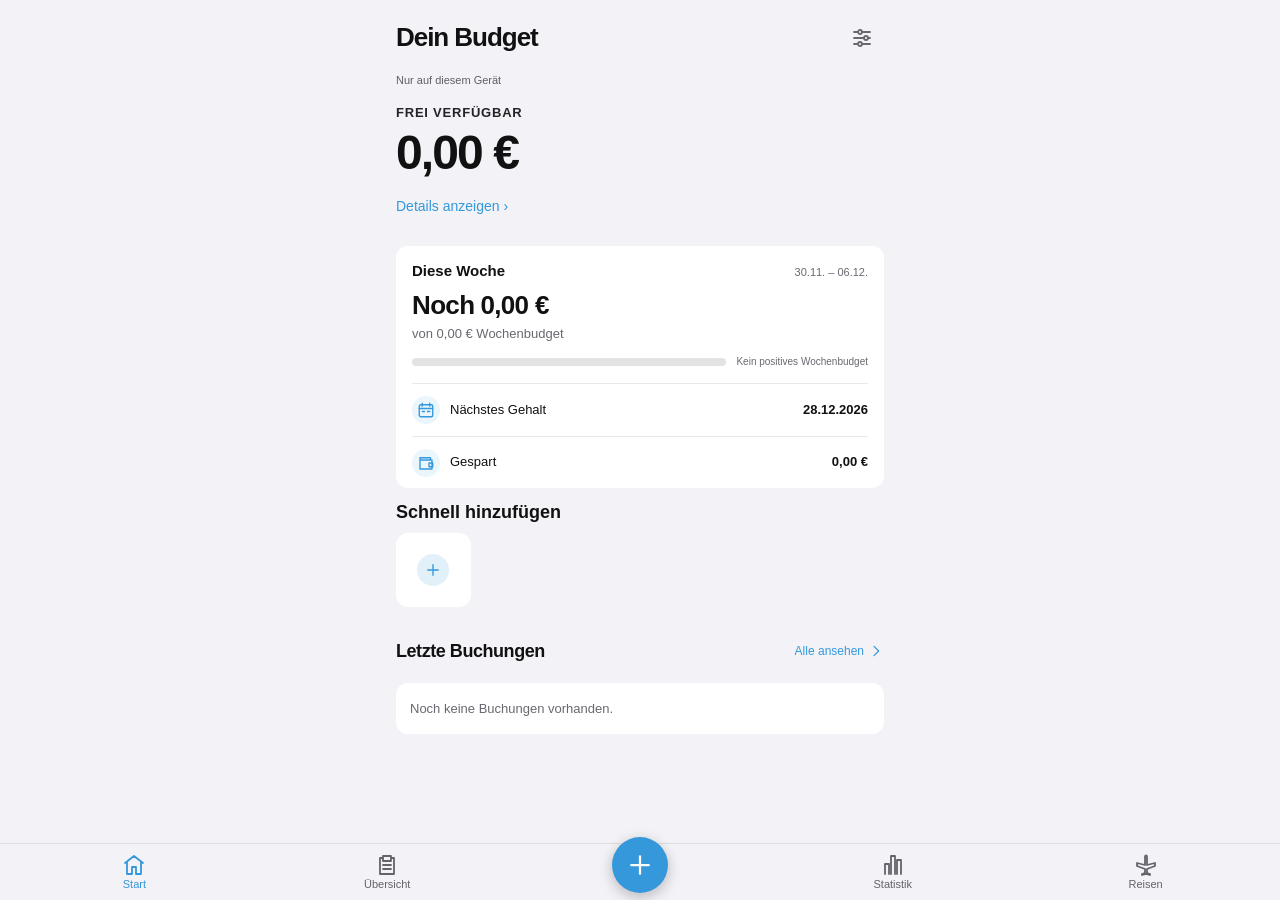
<file: index.html>
<!DOCTYPE html>
<html lang="de">

<head>
    <meta charset="UTF-8">
    <meta name="viewport" content="width=device-width, initial-scale=1.0, viewport-fit=cover">
    <meta name="theme-color" content="#000000">
    <meta name="app-version" content="test-geraete-v7">
    <meta name="apple-mobile-web-app-capable" content="yes">
    <meta name="apple-mobile-web-app-status-bar-style" content="black-translucent">
    <meta name="apple-mobile-web-app-title" content="Kostentracker">
    <meta name="mobile-web-app-capable" content="yes">
    <meta name="application-name" content="Kostentracker">
    <link rel="manifest" href="manifest.webmanifest">
    <link rel="preload" href="icon-192.png" as="image" fetchpriority="high">
    <link rel="preload" href="./js/app/ladebildschirm.js?v=test-geraete-v7" as="script">
    <link rel="apple-touch-icon" href="apple-touch-icon.png">
    <link rel="icon" type="image/png" sizes="192x192" href="icon-192.png">
    <link rel="icon" type="image/png" sizes="512x512" href="icon-512.png">

    <title>Kostentracker Test</title>

    <script src="./js/core/datensatz-format.js?v=test-geraete-v7" type="application/x-kostentracker"></script>
    <script src="./js/core/sicherungs-vergleich.js?v=test-geraete-v7" type="application/x-kostentracker"></script>
    <script src="./js/core/lokale-datenbank.js?v=test-geraete-v7" type="application/x-kostentracker"></script>
    <script src="./js/core/dienste.js?v=test-geraete-v7" type="application/x-kostentracker"></script>
    <script src="./js/ui/kategorien-editor.js?v=test-geraete-v7" type="application/x-kostentracker"></script>
<script src="./js/ui/fixkosten-neu.js?v=test-geraete-v7" type="application/x-kostentracker"></script>
    <script src="./js/ui/eingabeschutz.js?v=test-geraete-v7" type="application/x-kostentracker"></script>
    <script src="./js/app/design-start.js?v=test-geraete-v7" type="application/x-kostentracker"></script>

    <link rel="stylesheet" href="./css/app.css?v=test-geraete-v7" media="print" data-app-style onload="this.dataset.loaded='true'" onerror="this.dataset.failed='true'">

    <style id="bootSplashStyle">
      /* Paint the page canvas and safe-area background before app.css loads. */
      :root {--boot-canvas:#000;color-scheme:dark;}
      @media(prefers-color-scheme:light){:root:not([data-theme]) {--boot-canvas:#f2f2f7;color-scheme:light;}}
      :root[data-theme="light"] {--boot-canvas:#f2f2f7;color-scheme:light;}
      :root[data-theme="dark"] {--boot-canvas:#000;color-scheme:dark;}
      html,body {background:var(--bg,var(--boot-canvas));}
      body {margin:0;}

      .boot-splash {position:fixed;inset:0;z-index:30000;display:grid;place-items:center;background:#000;opacity:1;transition:opacity 280ms cubic-bezier(.4,0,.2,1);will-change:opacity;transform:translateZ(0);backface-visibility:hidden;}
      :root[data-theme="light"] .boot-splash {background:#f2f2f7;}
      .boot-splash-logo {position:absolute;left:50%;top:var(--boot-logo-center,50%);transform:translate(-50%,-50%);display:grid;place-items:center;width:104px;height:104px;opacity:0;will-change:opacity;transition:opacity 160ms ease-out;}
      .boot-splash-logo.boot-logo-visible {opacity:1;}
      .boot-covering body > :not(#bootSplash):not(script) {visibility:hidden;}
      .boot-splash-error {position:absolute;left:20px;right:20px;top:calc(var(--boot-logo-center,50%) + 84px);text-align:center;color:#fff;font:16px -apple-system,BlinkMacSystemFont,sans-serif;}
      :root[data-theme="light"] .boot-splash-error {color:#111;}
      .boot-splash-error button {padding:12px 20px;border:0;border-radius:12px;background:#3498db;color:#fff;font-size:16px;}
      .boot-splash img {display:block;width:104px;height:104px;object-fit:contain;border-radius:24px;}
      .boot-splash [hidden] {display:none;}
      .boot-splash-fallback {font-size:72px;line-height:1;}
      .boot-splash-leaving {opacity:0;pointer-events:none;}
      @media(prefers-reduced-motion:reduce){.boot-splash,.boot-splash-logo {transition:none;}}
    </style>
    <noscript><style>.boot-splash {display:none;}</style></noscript>
</head>

<body>
<div id="bootSplash" class="boot-splash" role="status" aria-label="Kostentracker wird geladen">
  <div id="bootSplashLogo" class="boot-splash-logo"><img id="bootSplashIcon" src="icon-192.png" alt="" width="104" height="104" decoding="async" fetchpriority="high" hidden><span id="bootSplashFallback" class="boot-splash-fallback" hidden aria-hidden="true">💸</span></div>
  <div id="bootSplashError" class="boot-splash-error" hidden><p>App konnte nicht gestartet werden.</p><button type="button" onclick="location.reload()">Erneut laden</button></div>
</div>
<script src="./js/app/ladebildschirm.js?v=test-geraete-v7"></script>


<svg class="alltag-symbols" xmlns="http://www.w3.org/2000/svg" aria-hidden="true"><defs><symbol id="alltag-back" viewBox="0 0 24 24"><path d="m15 18-6-6 6-6"/></symbol><symbol id="alltag-plus" viewBox="0 0 24 24"><path d="M12 5v14M5 12h14"/></symbol><symbol id="alltag-more" viewBox="0 0 24 24"><circle cx="5" cy="12" r="1"/><circle cx="12" cy="12" r="1"/><circle cx="19" cy="12" r="1"/></symbol><symbol id="alltag-chevron" viewBox="0 0 24 24"><path d="m9 5 7 7-7 7"/></symbol><symbol id="alltag-search" viewBox="0 0 24 24"><circle cx="10.5" cy="10.5" r="6.5"/><path d="m16 16 4.5 4.5"/></symbol><symbol id="alltag-archive" viewBox="0 0 24 24"><path d="M4 9h16v11H4zM3 4h18v5H3zM9 13h6"/></symbol><symbol id="alltag-delete" viewBox="0 0 24 24"><path d="M3 6h18M9 6V3h6v3M5 6l1 15h12l1-15M10 10v7M14 10v7"/></symbol><symbol id="alltag-cart" viewBox="0 0 24 24"><path d="M3 3h2l3 12h10l3-9H6M9 18h.01M18 18h.01"/><circle cx="9" cy="20" r="1"/><circle cx="18" cy="20" r="1"/></symbol><symbol id="alltag-fuel" viewBox="0 0 24 24"><path d="M4 21V4h9v17M3 21h12M4 10h9M16 5l3 3v10a2 2 0 0 1-4 0v-5h-2M17 6v4h3"/></symbol><symbol id="alltag-droplet" viewBox="0 0 24 24"><path d="M12 3s-7 8-7 12a7 7 0 0 0 14 0c0-4-7-12-7-12Z"/></symbol><symbol id="alltag-house" viewBox="0 0 24 24"><path d="m3 10 9-7 9 7M5 9v12h5v-7h4v7h5V9"/></symbol><symbol id="alltag-food" viewBox="0 0 24 24"><path d="M4 3v6a3 3 0 0 0 6 0V3M7 3v18M17 3c-3 3-3 8 0 9h3M20 3v18"/></symbol><symbol id="alltag-activity" viewBox="0 0 24 24"><circle cx="12" cy="12" r="9"/><circle cx="12" cy="12" r="5"/><circle cx="12" cy="12" r="1"/></symbol><symbol id="alltag-gift" viewBox="0 0 24 24"><path d="M3 8h18v5H3zM5 13v8h14v-8M12 8v13"/><path d="M12 8C4 8 5 1 9 3c2 1 3 5 3 5s1-4 3-5c4-2 5 5-3 5Z"/></symbol><symbol id="alltag-spark" viewBox="0 0 24 24"><path d="m12 3 2.5 6.5L21 12l-6.5 2.5L12 21l-2.5-6.5L3 12l6.5-2.5Z"/></symbol><symbol id="alltag-clipboard" viewBox="0 0 24 24"><path d="M8 5H5v16h14V5h-3M8 3h8v5H8zM8 12h8M8 16h8"/></symbol><symbol id="alltag-chart" viewBox="0 0 24 24"><path d="M4 21V11h4v10M10 21V3h4v18M16 21V7h4v14"/></symbol><symbol id="alltag-shield" viewBox="0 0 24 24"><path d="m12 3 8 3v6c0 5-8 9-8 9s-8-4-8-9V6z"/><path d="m8 12 3 3 5-6"/></symbol><symbol id="alltag-receipt" viewBox="0 0 24 24"><path d="M5 3h14v18l-3-2-4 2-4-2-3 2zM8 7h8M8 11h8M8 15h4"/></symbol><symbol id="alltag-wallet" viewBox="0 0 24 24"><path d="M20 8H4V5h14v3M4 8v12h16V8M16 12h5v5h-5z"/></symbol><symbol id="alltag-calendar" viewBox="0 0 24 24"><rect x="3" y="5" width="18" height="16" rx="2"/><path d="M7 3v4M17 3v4M3 10h18M7 14h3M14 14h3"/></symbol><symbol id="alltag-income" viewBox="0 0 24 24"><path d="M12 3v12m-5-5 5 5 5-5M4 16v5h16v-5"/></symbol><symbol id="alltag-plane" viewBox="0 0 24 24"><path d="m3 10 8 2V4c0-2 2-2 2 0v8l8-2v3l-8 3v4l3 1v1l-4-1-4 1v-1l3-1v-4l-8-3z"/></symbol><symbol id="alltag-edit" viewBox="0 0 24 24"><path d="m15 4 5 5M4 20l5-1L21 7l-5-5L4 14z"/></symbol><symbol id="alltag-move" viewBox="0 0 24 24"><path d="M4 18v-5a4 4 0 0 1 4-4h12m-5-5 5 5-5 5"/></symbol><symbol id="alltag-check" viewBox="0 0 24 24"><path d="m4 12 5 5L20 6"/></symbol><symbol id="alltag-close" viewBox="0 0 24 24"><path d="m5 5 14 14M19 5 5 19"/></symbol><symbol id="alltag-transport" viewBox="0 0 24 24"><rect x="5" y="3" width="14" height="16" rx="3"/><path d="M5 11h14M9 19l-2 3M15 19l2 3M9 15h.01M15 15h.01M12 3v8"/></symbol><symbol id="alltag-bed" viewBox="0 0 24 24"><path d="M3 21V7m18 14V7M3 17h18M3 12h18v5M6 12V5h12v7M6 8h5v4M13 8h5v4"/></symbol></defs></svg>
    <!-- ===================== HOME ===================== -->
    <div id="travelModeBar" class="travel-mode-bar hidden"><span><svg class="alltag-icon" aria-hidden="true"><use href="#alltag-plane"></use></svg>Reiseansicht</span><button type="button" onclick="setTravelMode(false)">Alltag anzeigen</button></div>
<div id="travelOverviewView" class="alltag-page category-design-page hidden"><div class="container app-shell"><div class="topbar"><button type="button" class="back-btn" onclick="goHome()" aria-label="Zurück"><svg class="alltag-icon" aria-hidden="true"><use href="#alltag-back"></use></svg></button><h2>Deine Reisen</h2></div><div id="travelOverviewCountries"></div></div></div>
<div id="home" class="home-dashboard">
        <div class="container app-shell">
            <div class="topbar">
                <h2>Dein Budget</h2>
                <button class="icon-btn" onclick="openSettings()" aria-label="Einstellungen"><svg class="alltag-icon" viewBox="0 0 24 24" aria-hidden="true" focusable="false"><path d="M4 6h4m4 0h8M4 12h10m4 0h2M4 18h4m4 0h8"/><circle cx="10" cy="6" r="2"/><circle cx="16" cy="12" r="2"/><circle cx="10" cy="18" r="2"/></svg></button>
            </div>

            <button id="homeSyncStatus" type="button" class="home-sync-status" onclick="openServerSettings()" aria-label="Synchronisierungsstatus – Anmeldung öffnen">Nur auf diesem Gerät</button>

            <button id="travelModeToggle" type="button" class="travel-mode-toggle hidden" onclick="setTravelMode(true)"><svg class="alltag-icon" aria-hidden="true"><use href="#alltag-plane"></use></svg>Reiseansicht einschalten</button>
            <div id="travelModeHome" class="hidden" aria-label="Reiseübersicht"></div>
            <div class="hero-card">
                <div class="hero-label">Frei verfügbar</div>
                <div id="homeBudgetVerfuegbar" class="hero-amount">0.00 €</div>
                <button id="freiDetailsToggle" class="link-button" onclick="toggleFreiDetails()">Details anzeigen ›</button>

                <div id="freiDetails" class="compact-details hidden">
                    <div class="calc-row"><span>Aktuelle Periode</span><span id="homePeriodDates">–</span></div>
                    <div class="calc-row"><span>Startgehalt</span><span id="homeBudgetStart">0.00 €</span></div>
                    <div class="calc-row"><span>Einnahmen</span><span id="homeBudgetEinnahmen">+0.00 €</span></div>
                    <div class="calc-row"><span>Fixkosten</span><span id="homeBudgetLaufend">0.00 €</span></div>
                    <div class="calc-row"><span>Versicherungen</span><span id="homeBudgetVers">0.00 €</span></div>
                    <div class="calc-row"><span>Geplante Ausgaben</span><span id="homeBudgetGeplant">0.00 €</span></div>
                    <div class="calc-row"><span>Investieren</span><span id="homeBudgetInvestieren">0.00 €</span></div>
                    <div class="calc-row"><span>Sparen vorgesehen</span><span id="homeBudgetSparenPlan">0.00 €</span></div>
                    <div class="calc-row"><span>Gespart aktuell</span><span id="homeBudgetGespart">0.00 €</span></div>
                    <div class="calc-row"><span>Haushalt bisher</span><span id="homeBudgetHaushalt">0.00 €</span></div>
                    <div class="calc-row"><span>Freizeit bisher</span><span id="homeBudgetFreizeit">0.00 €</span></div>
                    <div class="calc-row total"><span>Frei verfügbar</span><span id="homeBudgetVerfuegbarDetail">0.00 €</span></div>
                    <div class="calc-row"><span>Noch kommende Abbuchungen</span><span id="homeFaelligGesamt">0.00 €</span></div>
                    <div class="detail-note">Die kommenden Abbuchungen sind im frei verfügbaren Betrag bereits berücksichtigt.</div>
                </div>
            </div>


            <div id="homeActiveTrips" class="home-active-trips hidden" aria-label="Aktuelle Reisen"></div>

            <section class="home-week-panel" aria-label="Wochenbudget und Gehaltsinfos">
                <div class="week-summary-card" onclick="openWeekPreview()" role="button" tabindex="0" aria-label="Wochenbudget und Vorschau anzeigen" onkeydown="if(event.key==='Enter'||event.key===' '){event.preventDefault();openWeekPreview();}">
                    <div class="week-summary-head"><div class="week-summary-title">Diese Woche</div><div id="homeWeekDates" class="week-summary-dates">Montag – Sonntag</div></div>
                    <div class="home-week-balance"><span id="homeWeekPrefix">Noch</span> <strong id="homeWeekAmount" class="week-summary-amount">0,00 €</strong></div>
                    <div class="home-week-budget"><span id="homeWeekAllowance">von <span id="homeWeekBudgetStart">0,00 €</span> Wochenbudget</span><span id="homeWeekDeficitPeriod" class="hidden">Bis zum nächsten Gehalt</span></div>
                    <div id="homeWeekProgressRow" class="home-week-progress-row"><div id="homeWeekProgress" class="home-week-progress" role="progressbar" aria-label="Ausgegebenes Wochenbudget" aria-valuemin="0" aria-valuemax="100" aria-valuenow="0"><span id="homeWeekProgressFill"></span></div><span id="homeWeekProgressLabel">0 % ausgegeben</span></div>
                </div>
                <div class="home-salary-info">
                    <div class="salary-row"><span class="home-fact-icon"><svg class="alltag-icon" viewBox="0 0 24 24" aria-hidden="true" focusable="false"><use href="#alltag-calendar"></use></svg></span><span>Nächstes Gehalt</span><strong id="homeNextSalary">–</strong></div>
                    <div class="salary-row"><span class="home-fact-icon"><svg class="alltag-icon" viewBox="0 0 24 24" aria-hidden="true" focusable="false"><use href="#alltag-wallet"></use></svg></span><span>Gespart</span><strong id="homeGespart">0,00 €</strong></div>
                </div>
            </section>
            <div id="homeWarnings" class="hidden"></div>

            <section class="home-quick-favorites" aria-labelledby="homeQuickFavoritesTitle">
                <h3 id="homeQuickFavoritesTitle">Schnell hinzufügen</h3>
                <div class="home-quick-favorite-grid">
                    <div id="homeQuickFavoriteTiles" class="home-quick-favorite-tiles"></div>
                    <button type="button" class="home-quick-favorite" onclick="openHomeQuickFavoritePicker()" aria-label="Schnellzugriff hinzufügen"><span class="quick-choice-icon"><svg class="alltag-icon" aria-hidden="true"><use href="#alltag-plus"></use></svg></span></button>
                </div>
            </section>
            <section class="home-recent" aria-labelledby="homeRecentTitle">
                <div class="home-recent-heading"><h3 id="homeRecentTitle">Letzte Buchungen</h3><button id="homeAllBookings" type="button" onclick="openGlobalArchiv()">Alle ansehen <svg class="alltag-icon" viewBox="0 0 24 24" aria-hidden="true" focusable="false"><use href="#alltag-chevron"></use></svg></button></div>
                <div id="homeRecentBookings" class="home-recent-list"></div>
            </section>
        </div>

    </div>

    <!-- ===================== ÜBERSICHT ===================== -->
    <div id="uebersichtView" class="hidden">
        <div class="container app-shell">
            <div class="topbar">
                <button class="back-btn" onclick="goHome()" aria-label="Zurück"><svg class="alltag-icon" viewBox="0 0 24 24" aria-hidden="true" focusable="false"><use href="#alltag-back"></use></svg></button>
                <h2 style="flex:1;">Übersicht</h2>
                <button class="icon-btn" onclick="openSettings()" aria-label="Einstellungen"><svg class="alltag-icon" viewBox="0 0 24 24" aria-hidden="true" focusable="false"><path d="M4 6h4m4 0h8M4 12h10m4 0h2M4 18h4m4 0h8"/><circle cx="10" cy="6" r="2"/><circle cx="16" cy="12" r="2"/><circle cx="10" cy="18" r="2"/></svg></button>
            </div>

            <div class="section-label">Mein Budget</div>
            <div class="overview-card" role="button" tabindex="0" onkeydown="if(event.key==='Enter'||event.key===' '){event.preventDefault();this.click();}" onclick="openHaushalt()"><span class="overview-category-icon"><svg class="alltag-icon" viewBox="0 0 24 24" aria-hidden="true" focusable="false"><use href="#alltag-cart"></use></svg></span><div class="overview-card-main">
                <div class="overview-card-top"><span class="overview-card-title">Haushalt</span><strong id="overviewHaushalt">0.00 €</strong></div>
                <div class="overview-card-sub">Ausgaben im aktuellen Gehaltszeitraum</div></div>
            </div>
            <div class="overview-card" role="button" tabindex="0" onkeydown="if(event.key==='Enter'||event.key===' '){event.preventDefault();this.click();}" onclick="openFreizeit()"><span class="overview-category-icon"><svg class="alltag-icon" viewBox="0 0 24 24" aria-hidden="true" focusable="false"><use href="#alltag-activity"></use></svg></span><div class="overview-card-main">
                <div class="overview-card-top"><span class="overview-card-title">Freizeit</span><strong id="overviewFreizeit">0.00 €</strong></div>
                <div class="overview-card-sub">Ausgehen, Restaurant, Kino und Unternehmungen</div></div>
            </div>
            <div class="overview-card" role="button" tabindex="0" onkeydown="if(event.key==='Enter'||event.key===' '){event.preventDefault();this.click();}" onclick="openKosten()"><span class="overview-category-icon"><svg class="alltag-icon" viewBox="0 0 24 24" aria-hidden="true" focusable="false"><use href="#alltag-receipt"></use></svg></span><div class="overview-card-main">
                <div class="overview-card-top"><span class="overview-card-title">Fixkosten</span><strong id="overviewFixkosten">0.00 €</strong></div>
                <div class="overview-card-sub">Fest eingeplante Kosten im Gehaltszeitraum</div></div>
            </div>
            <div class="overview-card" role="button" tabindex="0" onkeydown="if(event.key==='Enter'||event.key===' '){event.preventDefault();this.click();}" onclick="openVersicherungen()"><span class="overview-category-icon"><svg class="alltag-icon" viewBox="0 0 24 24" aria-hidden="true" focusable="false"><use href="#alltag-shield"></use></svg></span><div class="overview-card-main">
                <div class="overview-card-top"><span class="overview-card-title">Versicherungen</span><strong id="overviewVersicherungen">0.00 €</strong></div>
                <div class="overview-card-sub">Fällige Versicherungen im Gehaltszeitraum</div></div>
            </div>
            <div class="overview-card" role="button" tabindex="0" onkeydown="if(event.key==='Enter'||event.key===' '){event.preventDefault();this.click();}" onclick="openEinnahmen()"><span class="overview-category-icon"><svg class="alltag-icon" viewBox="0 0 24 24" aria-hidden="true" focusable="false"><use href="#alltag-income"></use></svg></span><div class="overview-card-main">
                <div class="overview-card-top"><span class="overview-card-title">Einnahmen</span><strong id="overviewEinnahmen">+0.00 €</strong></div>
                <div class="overview-card-sub">Zusätzliche Geldeingänge im Gehaltszeitraum</div></div>
            </div>
            <div class="overview-card" role="button" tabindex="0" onkeydown="if(event.key==='Enter'||event.key===' '){event.preventDefault();this.click();}" onclick="openGeplanteAusgaben()"><span class="overview-category-icon"><svg class="alltag-icon" viewBox="0 0 24 24" aria-hidden="true" focusable="false"><use href="#alltag-calendar"></use></svg></span><div class="overview-card-main">
                <div class="overview-card-top"><span class="overview-card-title">Geplante Ausgaben</span><strong id="overviewGeplant">0.00 €</strong></div>
                <div class="overview-card-sub">Für den aktuellen Gehaltszeitraum reserviert</div></div>
            </div>
            <div class="overview-card" role="button" tabindex="0" onkeydown="if(event.key==='Enter'||event.key===' '){event.preventDefault();this.click();}" onclick="openSparenInvestieren()"><span class="overview-category-icon"><svg class="alltag-icon" viewBox="0 0 24 24" aria-hidden="true" focusable="false"><use href="#alltag-wallet"></use></svg></span><div class="overview-card-main">
                <div class="overview-card-top"><span class="overview-card-title">Sparen & Investieren</span><strong id="overviewSparenInvestieren">0.00 €</strong></div>
                <div id="overviewSparenInvestierenSub" class="overview-card-sub">Investieren geschützt · Rücklage als Sparpuffer</div></div>
            </div>

        </div>
    </div>

    <!-- ===================== STATISTIK ===================== -->
    <div id="statistikView" class="settings-subpage hidden">
        <div class="container">
            <div class="topbar">
                <h2>Statistik</h2>
                <button class="icon-btn" onclick="openSettings()" aria-label="Einstellungen"><svg class="alltag-icon" aria-hidden="true" viewBox="0 0 24 24"><path d="M4 6h4m4 0h8M4 12h10m4 0h2M4 18h4m4 0h8"/><circle cx="10" cy="6" r="2"/><circle cx="16" cy="12" r="2"/><circle cx="10" cy="18" r="2"/></svg></button>
            </div>
            <div class="stat-mode" role="group" aria-label="Ansicht">
                <button id="statsOverviewButton" type="button" onclick="updateStatistik('overview')" aria-pressed="true">Übersicht</button>
                <button id="statsTrendButton" type="button" onclick="updateStatistik('trend')" aria-pressed="false">Trend</button>
            </div>
            <section id="statsOverview">
                <div class="stat-period">
                    <button id="statsPrevious" type="button" onclick="updateStatistik('previous')" aria-label="Vorheriger Gehaltszeitraum">‹</button>
                    <div><strong id="statsPeriod" aria-live="polite"></strong><small id="statsPeriodStatus"></small></div>
                    <button id="statsNext" type="button" onclick="updateStatistik('next')" aria-label="Nächster Gehaltszeitraum">›</button>
                </div>
                <div id="statsSummary" class="stat-card"></div>
                <div id="statsPlanned" class="stat-card"></div>
                <button id="statsCompareButton" type="button" onclick="updateStatistik('compare')" class="stat-outline">Zeitraum vergleichen</button>
            </section>
            <section id="statsTrend" hidden>
                <label class="stat-field" for="statsMetric">Kennzahl</label>
                <select id="statsMetric" onchange="updateStatistik('metric', this.value)"></select>
                <p class="stat-note">Alle Gehaltszeiträume</p>
                <div class="stat-card">
                    <p id="statsPoint" class="stat-point" aria-live="polite"></p>
                    <div id="statsChart" class="stat-chart" data-horizontal-scroll></div>
                </div>
            </section>
            <section id="statsComparison" aria-labelledby="statsCompareTitle" hidden>
                <div class="stat-compare-head"><button id="statsCompareBack" type="button" onclick="updateStatistik('back')" aria-label="Zurück zur Statistik-Übersicht">‹</button><h3 id="statsCompareTitle" tabindex="-1">Zeiträume vergleichen</h3></div>
                <div class="stat-card stat-selectors">
                    <label class="stat-field" for="statsFirst">Zeitraum 1</label>
                    <select id="statsFirst" onchange="updateStatistik('first', this.value)"></select>
                    <label class="stat-field" for="statsSecond">Zeitraum 2</label>
                    <select id="statsSecond" onchange="updateStatistik('second', this.value)"></select>
                </div>
                <p id="statsCompareNote" class="stat-note" hidden>Der laufende Zeitraum zeigt Buchungen bis heute.</p>
                <div id="statsComparisonResult"></div>
            </section>
        </div>
    </div>

    <!-- ===================== EINSTELLUNGEN ===================== -->
    <div id="settingsView" class="hidden">
        <div class="container">
            <div class="topbar">
                <button class="back-btn" onclick="goHome()" aria-label="Zurück"><svg class="alltag-icon" viewBox="0 0 24 24" aria-hidden="true" focusable="false"><use href="#alltag-back"></use></svg></button>
                <h2 style="flex:1;">Einstellungen</h2>
            <button class="page-info-button" type="button" onclick="openPageInfo('settingsView')" aria-label="Informationen zu Einstellungen">ⓘ</button>
            </div>

            <div class="settings-section-head">Allgemein</div>
            <div class="settings-menu">
                <button id="appUpdateCheckButton" class="settings-menu-item" type="button" onclick="checkAppUpdate(true)">
                    <span class="settings-menu-icon"><svg class="alltag-icon" viewBox="0 0 24 24" aria-hidden="true" focusable="false"><path d="M20 8a8 8 0 1 0 0 8M20 3v5h-5"/></svg></span><span class="settings-menu-main"><span class="settings-menu-title">App aktualisieren</span><span class="settings-menu-sub">Automatisch prüfen und sicher neu laden</span></span><span class="settings-menu-chevron"><svg class="alltag-icon" viewBox="0 0 24 24" aria-hidden="true" focusable="false"><use href="#alltag-chevron"></use></svg></span>
                </button>
                <div id="appUpdateStatus" class="settings-note" role="status" aria-live="polite"></div>

                <button class="settings-menu-item" type="button" onclick="openSettingsBudget()">
                    <span class="settings-menu-icon"><svg class="alltag-icon" viewBox="0 0 24 24" aria-hidden="true" focusable="false"><use href="#alltag-wallet"></use></svg></span>
                    <span class="settings-menu-main"><span class="settings-menu-title">Budget & Gehalt</span><span class="settings-menu-sub">Aktuelles und nächstes Gehalt, Gehaltstag</span></span>
                    <span class="settings-menu-chevron"><svg class="alltag-icon" viewBox="0 0 24 24" aria-hidden="true" focusable="false"><use href="#alltag-chevron"></use></svg></span>
                </button>
                <button class="settings-menu-item" type="button" onclick="openSettingsQuickAdd()">
                    <span class="settings-menu-icon"><svg class="alltag-icon" viewBox="0 0 24 24" aria-hidden="true" focusable="false"><path d="m13 2-9 12h7l-1 8 10-13h-8z"/></svg></span>
                    <span class="settings-menu-main"><span class="settings-menu-title">Schnelleingabe</span><span class="settings-menu-sub">Bereiche auswählen und Reihenfolge anpassen</span></span>
                    <span class="settings-menu-chevron"><svg class="alltag-icon" viewBox="0 0 24 24" aria-hidden="true" focusable="false"><use href="#alltag-chevron"></use></svg></span>
                </button>
                <button class="settings-menu-item" type="button" onclick="openSettingsWarnings()">
                    <span class="settings-menu-icon"><svg class="alltag-icon" viewBox="0 0 24 24" aria-hidden="true" focusable="false"><path d="M5 17h14l-2-3V9a5 5 0 0 0-10 0v5zM10 21h4M12 2v2"/></svg></span>
                    <span class="settings-menu-main"><span class="settings-menu-title">Erinnerung</span><span class="settings-menu-sub">Große Ausgaben und Hinweise auf der Startseite</span></span>
                    <span class="settings-menu-chevron"><svg class="alltag-icon" viewBox="0 0 24 24" aria-hidden="true" focusable="false"><use href="#alltag-chevron"></use></svg></span>
                </button>
                <button class="settings-menu-item" type="button" onclick="openMerchantSettings()">
                    <span class="settings-menu-icon"><svg class="alltag-icon" viewBox="0 0 24 24" aria-hidden="true" focusable="false"><path d="M3 3h8l10 10-8 8L3 11z"/><circle cx="7" cy="7" r="1"/></svg></span>
                    <span class="settings-menu-main"><span class="settings-menu-title">Händlerzuordnung</span><span class="settings-menu-sub">Automatische Kategorien und eigene Zuordnungen</span></span>
                    <span class="settings-menu-chevron"><svg class="alltag-icon" viewBox="0 0 24 24" aria-hidden="true" focusable="false"><use href="#alltag-chevron"></use></svg></span>
                </button>
                <button class="settings-menu-item" type="button" onclick="openSettingsDesign()">
                    <span class="settings-menu-icon"><svg class="alltag-icon" viewBox="0 0 24 24" aria-hidden="true" focusable="false"><path d="M12 3a9 9 0 1 0 0 18h1a2 2 0 0 0 1-4c-1-1 0-2 1-2h2a4 4 0 0 0 4-4c0-5-4-8-9-8Z"/><path d="M7 9h.01M11 6h.01M16 8h.01M6 13h.01"/></svg></span>
                    <span class="settings-menu-main"><span class="settings-menu-title">Design</span><span id="settingsDesignMenuSub" class="settings-menu-sub">Systemeinstellung verwenden</span></span>
                    <span class="settings-menu-chevron"><svg class="alltag-icon" viewBox="0 0 24 24" aria-hidden="true" focusable="false"><use href="#alltag-chevron"></use></svg></span>
                </button>
                <button class="settings-menu-item" type="button" onclick="openSettingsGestures()">
                    <span class="settings-menu-icon"><svg class="alltag-icon" viewBox="0 0 24 24" aria-hidden="true" focusable="false"><path d="M9 12V5a2 2 0 0 1 4 0v6l2-1 5 3v3c0 4-3 6-6 6-2 0-4-1-5-3l-4-5a2 2 0 0 1 3-2l1 1"/></svg></span>
                    <span class="settings-menu-main"><span class="settings-menu-title">Gesten</span><span id="settingsGesturesMenuSub" class="settings-menu-sub">Rechts-Swipe: Aus</span></span>
                    <span class="settings-menu-chevron"><svg class="alltag-icon" viewBox="0 0 24 24" aria-hidden="true" focusable="false"><use href="#alltag-chevron"></use></svg></span>
                </button>
            </div>

            <div class="settings-section-head" style="margin-top:22px;">Daten</div>
            <div class="settings-menu">
                <button class="settings-menu-item" type="button" onclick="openGlobalArchiv()">
                    <span class="settings-menu-icon"><svg class="alltag-icon" viewBox="0 0 24 24" aria-hidden="true" focusable="false"><use href="#alltag-archive"></use></svg></span>
                    <span class="settings-menu-main"><span class="settings-menu-title">Archiv</span><span class="settings-menu-sub">Alle gespeicherten Einträge durchsuchen und exportieren</span></span>
                    <span class="settings-menu-chevron"><svg class="alltag-icon" viewBox="0 0 24 24" aria-hidden="true" focusable="false"><use href="#alltag-chevron"></use></svg></span>
                </button>
                <button class="settings-menu-item" type="button" onclick="openServerSettings()">
                    <span class="settings-menu-icon"><svg class="alltag-icon" viewBox="0 0 24 24" aria-hidden="true" focusable="false"><rect x="3" y="5" width="18" height="14" rx="2"/><path d="M7 9h4M7 13h2m5-4 3 3-3 3M12 12h5"/></svg></span>
                    <span class="settings-menu-main"><span class="settings-menu-title">Server &amp; Synchronisierung</span><span class="settings-menu-sub">Zugang, Verbindung und Benachrichtigungen</span></span>
                    <span class="settings-menu-chevron"><svg class="alltag-icon" viewBox="0 0 24 24" aria-hidden="true" focusable="false"><use href="#alltag-chevron"></use></svg></span>
                </button>
                <button class="settings-menu-item" type="button" onclick="openSettingsBackup()">
                    <span class="settings-menu-icon"><svg class="alltag-icon" viewBox="0 0 24 24" aria-hidden="true" focusable="false"><path d="M4 3h13l4 4v14H3V3zM7 3v6h10V3M7 21v-8h10v8M14 5v2"/></svg></span>
                    <span class="settings-menu-main"><span class="settings-menu-title">Daten &amp; Sicherung</span><span class="settings-menu-sub">Sicherungsstände und Backup-Dateien</span></span>
                    <span class="settings-menu-chevron"><svg class="alltag-icon" viewBox="0 0 24 24" aria-hidden="true" focusable="false"><use href="#alltag-chevron"></use></svg></span>
                </button>
            </div>
        </div>
    </div>

    <div id="serverSettingsView" class="settings-subpage hidden">
        <div class="container">
            <div class="topbar">
                <button class="back-btn" onclick="openSettings()" aria-label="Zurück"><svg class="alltag-icon" viewBox="0 0 24 24" aria-hidden="true" focusable="false"><use href="#alltag-back"></use></svg></button>
                <h2 style="flex:1;">Server &amp; Synchronisierung</h2>
            <button class="page-info-button" type="button" onclick="openPageInfo('serverSettingsView')" aria-label="Informationen zu Server &amp; Synchronisierung">ⓘ</button>
            </div>
            <div class="settings-page-card">
                <h3>Dein persönlicher Zugang</h3>
                
                <div id="serverCredentials">
                    <label for="serverLoginMode">Anmelden mit</label>
                    <select id="serverLoginMode" onchange="changeLoginMode()">
                        <option value="code">Langem Zugangscode</option>
                        <option value="password">Passwort</option>
                    </select>
                    <div id="serverUserField" class="hidden">
                        <label for="serverLoginUser">Zugangsname</label>
                        <input id="serverLoginUser" value="person1" autocomplete="username" autocapitalize="none" spellcheck="false" maxlength="40">
                    </div>
                    <label id="testServerTokenLabel" for="testServerToken">Persönlicher Zugangscode</label>
                    <input id="testServerToken" oninput="updateServerLoginControls()" type="password" autocomplete="off" autocapitalize="none" spellcheck="false" maxlength="256" placeholder="Persönlichen Zugangscode einfügen">
                    <button class="settings-secondary" id="testServerReveal" onclick="toggleTestServerCode()" type="button">Anzeigen</button>
                </div>
                <button id="serverLoginButton" onclick="syncTestServer(true)">Anmelden</button>
                <button class="settings-secondary" id="serverRecoveryButton" type="button" onclick="openServerRecovery()">Passwort vergessen?</button>
                <div id="serverAccountActions" class="hidden">
                <p id="serverSignedInUser" class="settings-note"></p>
                <p class="settings-note">Die Anmeldung bleibt bis zur Abmeldung oder einer Passwortänderung bestehen.</p>
                <button class="settings-secondary" id="serverDevicesButton" type="button" onclick="openServerDevices()">Angemeldete Geräte</button>
                <button class="settings-secondary" id="serverLogoutButton" type="button" onclick="logoutCurrentDevice()">Auf diesem Gerät abmelden</button>
                <button class="settings-secondary" id="serverUsernameButton" type="button" onclick="openServerUsername()">Zugangsname ändern</button>
                <button class="settings-secondary" id="serverPasswordButton" type="button" onclick="openServerPassword()">Zugang einrichten</button>
                <button onclick="activateTestServerPush()"><svg class="alltag-icon" viewBox="0 0 24 24" aria-hidden="true" focusable="false"><use href="#alltag-check"></use></svg>Benachrichtigungen aktivieren</button>
                <div id="serverNotificationStatus" class="settings-note" style="margin:12px 0;"></div>
                </div>
                <div id="testServerStatus" class="server-login-status" role="status" aria-live="polite" style="margin-top:16px;">Noch nicht angemeldet.</div>
            </div>

            <section id="serverRestoreNotice" class="server-restore-notice hidden" aria-labelledby="serverRestoreNoticeTitle">
                <h3 id="serverRestoreNoticeTitle">Deine gespeicherten Daten sind da</h3>
                <p>Stelle deine bisherigen Einträge wieder her, um neue Zahlungen zu übernehmen.</p>
                <button type="button" onclick="openSettingsBackup()">Daten &amp; Sicherung öffnen</button>
            </section>
            <div class="settings-page-card" id="paymentConfirmationTests">
                <h3>Buchungsbestätigung testen</h3>
                <p class="settings-note">Erzeugt eine lokale Testzahlung über 1,23 €. Entfernen über „Diese Testzahlungen entfernen“ darunter.</p>
                <button type="button" onclick="simulatePaymentConfirmation()">Testzahlung 1,23 € erzeugen</button>
                <div id="paymentConfirmationTestStatus" class="settings-note" role="status"></div>
            </div>
            <div class="settings-page-card" id="travelPaymentTests">
                <h3>Reisezahlungen testen</h3>
                <div class="test-mode-label">Nur Testversion</div>
                <label for="travelPaymentTestLand">Testreise</label><select id="travelPaymentTestLand" onchange="updateTravelPaymentTestDate()"><option value="">Reise auswählen</option></select>
                <label for="travelPaymentTestDate">Zahlungsdatum</label><input id="travelPaymentTestDate" type="date">
                <button onclick="simulateTravelPayment('eur')">Nur Eurobetrag testen</button>
                <button onclick="simulateTravelPayment('both')">Euro + Landeswährung testen</button>
                <button onclick="simulateTravelPayment('foreign')">Nur Landeswährung testen</button>
                <button class="settings-secondary" onclick="removeTravelPaymentTests()" style="background:#3a3a3c">Diese Testzahlungen entfernen</button>
                <div id="travelPaymentTestStatus" class="settings-note" role="status"></div>
            </div>
            
        </div>
    </div>

    <!-- ===================== EINSTELLUNGEN: BUDGET & GEHALT ===================== -->
    <div id="settingsBudgetView" class="settings-subpage hidden">
        <div class="container">
            <div class="topbar">
                <button class="back-btn" onclick="openSettings()" aria-label="Zurück"><svg class="alltag-icon" viewBox="0 0 24 24" aria-hidden="true" focusable="false"><use href="#alltag-back"></use></svg></button>
                <h2 style="flex:1;">Budget & Gehalt</h2>
            <button class="page-info-button" type="button" onclick="openPageInfo('settingsBudgetView')" aria-label="Informationen zu Budget & Gehalt">ⓘ</button>
            </div>
            <div class="settings-page-card">
                <label for="startgehaltInput">Startgehalt / Startbudget</label>
                <input id="startgehaltInput" type="text" inputmode="decimal" min="0" step="0.01" placeholder="z. B. 2500">
                <button onclick="saveStartgehalt()">Startgehalt speichern</button>
                
            </div>
            <div class="settings-page-card">
                <h3>Nächstes Gehalt</h3>
                
                <div class="date-range">
                    <div class="date-field">
                        <label for="nextSalaryDateInput">Erwartetes Datum</label>
                        <input id="nextSalaryDateInput" type="date">
                    </div>
                    <div class="date-field">
                        <label for="nextSalaryAmountInput">Betrag</label>
                        <input id="nextSalaryAmountInput" type="text" inputmode="decimal" placeholder="z. B. 2750">
                    </div>
                </div>
                <button onclick="saveNextSalaryPlan()">Nächstes Gehalt speichern</button>
                <button class="settings-secondary" onclick="clearNextSalaryPlan()" style="background:#3a3a3c;">Angaben löschen</button>
                <div id="nextSalarySettingsStatus" class="settings-note" style="margin-top:8px;"></div>
            </div>
            <div class="settings-page-card">
                <label for="gehaltstagInput">Regulärer Gehaltstag</label>
                <input id="gehaltstagInput" type="number" min="1" max="31" value="26">
                <button onclick="saveGehaltstag()">Gehaltstag speichern</button>
                
            </div>
        </div>
    </div>

    <div id="settingsMerchantView" class="settings-subpage hidden">
      <div class="container">
        <div class="topbar"><button class="back-btn" type="button" onclick="openSettings()" aria-label="Zurück"><svg class="alltag-icon" viewBox="0 0 24 24" aria-hidden="true" focusable="false"><use href="#alltag-back"></use></svg></button><h2 style="flex:1;">Händlerzuordnung</h2><button class="page-info-button" type="button" onclick="openPageInfo('settingsMerchantView')" aria-label="Informationen zur Händlerzuordnung">ⓘ</button></div>
        <div class="settings-page-card">
          <h3>Zuordnung hinzufügen</h3>
          <label for="merchantRuleName">Händlername</label><input id="merchantRuleName" maxlength="200" placeholder="z. B. Little Tokyo" autocomplete="off">
          <label for="merchantRuleArea">Bereich</label><select id="merchantRuleArea" onchange="updateMerchantRuleCategories()"><option value="">Bereich auswählen</option><option value="Haushalt">Haushalt</option><option value="Freizeit">Freizeit</option></select>
          <label for="merchantRuleCategory">Kategorie</label><select id="merchantRuleCategory"><option value="">Kategorie auswählen</option></select>
          <button id="merchantRuleSave" type="button" onclick="saveMerchantRule()">Zuordnung speichern</button><div id="merchantRuleStatus" class="settings-note" role="status" aria-live="polite"></div>
        </div>
        <div class="settings-page-card"><h3>Eigene Zuordnungen</h3><div id="merchantRuleList"></div></div>
        <div class="settings-page-card"><details><summary>Automatisch erkannte Händler</summary><div id="merchantBuiltinList"></div></details></div>
      </div>
    </div>

    <!-- ===================== EINSTELLUNGEN: SCHNELLEINGABE ===================== -->
    <div id="settingsQuickAddView" class="settings-subpage hidden">
        <div class="container">
            <div class="topbar">
                <button class="back-btn" onclick="openSettings()" aria-label="Zurück"><svg class="alltag-icon" viewBox="0 0 24 24" aria-hidden="true" focusable="false"><use href="#alltag-back"></use></svg></button>
                <h2 style="flex:1;">Schnelleingabe</h2>
            <button class="page-info-button" type="button" onclick="openPageInfo('settingsQuickAddView')" aria-label="Informationen zu Schnelleingabe">ⓘ</button>
            </div>
            <div class="settings-page-card">
                
                <h3>Bereiche & Reihenfolge</h3>
                <div id="quickAddSettingsList" class="quick-fav-list"></div>
            </div>
            <div class="settings-page-card">
                <h3>Startseiten-Favoriten</h3>
                <div id="homeQuickFavoriteSettings" class="quick-fav-list"></div>
                <button type="button" class="settings-secondary" onclick="openHomeQuickFavoritePicker()">Schnellzugriff hinzufügen</button>
            </div>
            <div class="settings-page-card">
                <h3>Schnellbeträge</h3>
                
                <div class="quick-amount-settings-grid">
                    <input id="quickAmount1" type="text" inputmode="decimal" aria-label="Schnellbetrag 1">
                    <input id="quickAmount2" type="text" inputmode="decimal" aria-label="Schnellbetrag 2">
                    <input id="quickAmount3" type="text" inputmode="decimal" aria-label="Schnellbetrag 3">
                    <input id="quickAmount4" type="text" inputmode="decimal" aria-label="Schnellbetrag 4">
                </div>
                <button onclick="saveQuickAmounts()">Schnellbeträge speichern</button>
            </div>
        </div>
    </div>

    <!-- ===================== EINSTELLUNGEN: WARNUNGEN ===================== -->
    <div id="settingsWarningsView" class="settings-subpage hidden">
        <div class="container">
            <div class="topbar">
                <button class="back-btn" onclick="openSettings()" aria-label="Zurück"><svg class="alltag-icon" viewBox="0 0 24 24" aria-hidden="true" focusable="false"><use href="#alltag-back"></use></svg></button>
                <h2 style="flex:1;">Erinnerung</h2>
            <button class="page-info-button" type="button" onclick="openPageInfo('settingsWarningsView')" aria-label="Informationen zu Erinnerung">ⓘ</button>
            </div>
            <div class="settings-page-card">
                <div class="settings-switch-row">
                    <span class="switch-label">Automatische Erinnerung</span>
                    <button id="warnungenAktiv" type="button" class="settings-switch-button" role="switch" aria-checked="true" onclick="toggleWarnungenAktiv()" aria-label="Automatische Erinnerung an oder aus">
                        <span class="ios-switch on" aria-hidden="true"></span>
                    </button>
                </div>
                <div id="warnGlobalFields">
                    <div class="warning-settings-grid">
                        <div><label for="warnSchwelle">Ab Betrag</label><input id="warnSchwelle" type="text" inputmode="decimal" placeholder="100"></div>
                        <div><label for="warnTage">Erinnerungszeit (Tage)</label><input id="warnTage" type="number" min="0" max="365" placeholder="14"></div>
                    </div>
                    
                    <div style="font-weight:700;margin-top:16px;">Automatisch berücksichtigen</div>
                    <div id="warnKategorieGrid" class="warning-cat-grid"></div>
                    <button onclick="saveWarnSettings()" style="margin-top:14px;">Erinnerung speichern</button>
                </div>
            </div>
        </div>
    </div>

    <!-- ===================== EINSTELLUNGEN: GESTEN ===================== -->
    <div id="settingsGesturesView" class="settings-subpage hidden">
        <div class="container">
            <div class="topbar">
                <button class="back-btn" onclick="openSettings()" aria-label="Zurück"><svg class="alltag-icon" viewBox="0 0 24 24" aria-hidden="true" focusable="false"><use href="#alltag-back"></use></svg></button>
                <h2 style="flex:1;">Gesten</h2>
            <button class="page-info-button" type="button" onclick="openPageInfo('settingsGesturesView')" aria-label="Informationen zu Gesten">ⓘ</button>
            </div>
            <div class="settings-page-card">
                <label for="rightSwipeAction">Nach rechts wischen</label>
                <select id="rightSwipeAction" onchange="setRightSwipeAction(this.value)">
                    <option value="aus">Aus</option>
                    <option value="erneut">⧉ Kopieren</option>
                    <option value="ausblenden">👁️‍🗨️ Ausblenden</option>
                    <option value="bearbeiten">✏️ Bearbeiten</option>
                    <option value="verschieben">↪️ Verschieben</option>
                </select>
                
            </div>
            <div class="settings-page-card">
                <h3>Ausgeblendete Einträge</h3>
                
                <button class="settings-secondary" type="button" onclick="openHiddenArchive()" style="background:#3a3a3c;"><svg class="alltag-icon" viewBox="0 0 24 24" aria-hidden="true" focusable="false"><use href="#alltag-archive"></use></svg>Ausgeblendete verwalten</button>
            </div>
        </div>
    </div>

    <!-- ===================== EINSTELLUNGEN: DESIGN ===================== -->
    <div id="settingsDesignView" class="settings-subpage hidden">
        <div class="container">
            <div class="topbar">
                <button class="back-btn" onclick="openSettings()" aria-label="Zurück"><svg class="alltag-icon" viewBox="0 0 24 24" aria-hidden="true" focusable="false"><use href="#alltag-back"></use></svg></button>
                <h2 style="flex:1;">Design</h2>
            <button class="page-info-button" type="button" onclick="openPageInfo('settingsDesignView')" aria-label="Informationen zu Design">ⓘ</button>
            </div>
            <div class="settings-page-card">
                
                <div class="design-choice-list">
                    <button type="button" class="design-choice" data-design-mode="system" onclick="setDesignMode('system')">
                        <span class="design-choice-main"><span class="design-choice-title">Automatisch</span><span class="design-choice-sub">Folgt der Systemeinstellung</span></span><span class="design-choice-check"></span>
                    </button>
                    <button type="button" class="design-choice" data-design-mode="dunkel" onclick="setDesignMode('dunkel')">
                        <span class="design-choice-main"><span class="design-choice-title">Dunkel</span><span class="design-choice-sub">Immer dunkles Erscheinungsbild</span></span><span class="design-choice-check"></span>
                    </button>
                    <button type="button" class="design-choice" data-design-mode="hell" onclick="setDesignMode('hell')">
                        <span class="design-choice-main"><span class="design-choice-title">Hell</span><span class="design-choice-sub">Immer helles Erscheinungsbild</span></span><span class="design-choice-check"></span>
                    </button>
                </div>
            </div>
            <div class="settings-page-card">
                <h3>Button-, Schalter- & Hakenfarben</h3>
                
                <div class="action-color-grid">
                    <div class="action-color-row"><span>Alle Buttons, Schalter & Haken</span><input id="actionColorCommon" type="color" value="#3498db" aria-label="Alle Buttons, Schalter und Haken färben" oninput="previewCommonActionColor(this.value)"></div>
                    <div class="action-color-row"><span>＋ Hinzufügen / Speichern</span><input id="actionColorAdd" type="color" value="#3498db" aria-label="Farbe für Hinzufügen und Speichern" oninput="previewActionColor('hinzufuegen',this.value)"></div>
                    <div class="action-color-row"><span>✏️ Bearbeiten</span><input id="actionColorEdit" type="color" value="#3498db" aria-label="Farbe für Bearbeiten" oninput="previewActionColor('bearbeiten',this.value)"></div>
                    <div class="action-color-row"><span>↪️ Verschieben</span><input id="actionColorMove" type="color" value="#3498db" aria-label="Farbe für Verschieben" oninput="previewActionColor('verschieben',this.value)"></div>
                    <div class="action-color-row"><span>◉ Schalter & Haken</span><input id="actionColorSwitch" type="color" value="#3498db" aria-label="Farbe für Schalter und Haken" oninput="previewActionColor('schalter',this.value)"></div>
                </div>
                
                <div class="action-color-save-row">
                    <button type="button" class="action-color-save-btn" onclick="saveActionColorsFromInputs()">Farben speichern</button>
                    <button type="button" class="accent-reset-btn" onclick="resetActionColors()">Standardfarbe zurücksetzen</button>
                </div>
                <div id="actionColorStatus" class="action-color-status"></div>
            </div>
        </div>
    </div>

    <!-- ===================== EINSTELLUNGEN: BACKUP ===================== -->
    <div id="settingsBackupView" class="settings-subpage hidden">
        <div class="container">
            <div class="topbar">
                <button class="back-btn" onclick="openSettings()" aria-label="Zurück"><svg class="alltag-icon" viewBox="0 0 24 24" aria-hidden="true" focusable="false"><use href="#alltag-back"></use></svg></button>
                <h2 style="flex:1;">Daten &amp; Sicherung</h2>
            <button class="page-info-button" type="button" onclick="openPageInfo('settingsBackupView')" aria-label="Informationen zu Daten &amp; Sicherung">ⓘ</button>
            </div>
            <div class="settings-page-card" id="storageV2Card">
                <h3>Sicherungsstände</h3>
                <p id="storageV2Status" class="settings-note" aria-live="polite"></p>
                <p class="settings-note">Buchungen werden auf diesem Gerät gespeichert und bei Verbindung einzeln abgeglichen. Die letzten 14 Server-Sicherungsstände bleiben verfügbar.</p>
                <button id="storageV2Create" type="button" onclick="createServerBackup()">Zusätzlichen Sicherungsstand erstellen</button>
                <button type="button" class="settings-secondary" id="storageV2HistoryToggle" aria-expanded="false" aria-controls="storageV2Backups" onclick="renderServerBackupHistory()">Sicherungsstände anzeigen</button>
                <div id="storageV2Backups" hidden></div>
                <p id="storageV2ActionStatus" class="settings-note" role="status" aria-live="polite"></p>
                <div id="storageV2LoginNotice" class="hidden"><p class="settings-note">Für Sicherungsstände auf dem Server bitte deinen Zugang verbinden. Datei-Backups funktionieren auch ohne Anmeldung.</p><button class="settings-secondary" type="button" onclick="openServerSettings()">Server verbinden</button></div>
                <div id="storageV2Conflicts"></div>
            </div>
            <div class="settings-page-card" id="storageServerRestoreActions">
                <h3>Serverdaten auf diesem Gerät</h3>
                <p class="settings-note">Übernimm deinen aktuellen Serverstand auf ein neues Gerät.</p>
                <button class="settings-secondary" type="button" onclick="restoreTestServerBackup()">Aktuellen Serverstand wiederherstellen</button>
            </div>
            <div class="settings-page-card">
                <h3>Backup-Datei</h3>
                <p class="settings-note">Alle Buchungen und Einstellungen als Datei sichern oder aus einer Datei übernehmen.</p>
                
                <button onclick="exportBackup()"><svg class="alltag-icon" viewBox="0 0 24 24" aria-hidden="true" focusable="false"><use href="#alltag-income"></use></svg>Datei exportieren</button>
                <p class="action-notice">Ein Datei-Import ersetzt deine aktuellen App-Daten und wird anschließend synchronisiert.</p>
                <button class="settings-secondary" onclick="document.getElementById('backupImportInput')?.click()" style="background:#3a3a3c;"><svg class="alltag-icon" viewBox="0 0 24 24" aria-hidden="true" focusable="false"><use href="#alltag-archive"></use></svg>Datei importieren</button>
                <input id="backupImportInput" type="file" accept="application/json,.json" class="hidden" onchange="importBackup(event)">
                <div id="backupStatus" class="settings-note" style="margin-top:10px;"></div>
            </div>
            <div class="settings-page-card">
                <h3>Alle Einträge löschen</h3>
                <p class="action-notice">Alle Einträge werden gelöscht.</p>
                <button class="settings-secondary" type="button" onclick="exportBackup()" style="background:#3a3a3c;"><svg class="alltag-icon" viewBox="0 0 24 24" aria-hidden="true" focusable="false"><use href="#alltag-income"></use></svg>Vorher Backup erstellen</button>
                <button class="settings-danger" type="button" onclick="deleteAllAppEntries()" style="background:#c0392b;"><svg class="alltag-icon" viewBox="0 0 24 24" aria-hidden="true" focusable="false"><use href="#alltag-delete"></use></svg>Alle Einträge löschen</button>
                <div id="deleteAllEntriesStatus" class="settings-note" role="status" aria-live="polite" style="margin-top:10px;"></div>
            </div>
        </div>
    </div>

    <!-- ===================== ZENTRALES ARCHIV ===================== -->
    <div id="globalArchivView" class="alltag-page category-design-page hidden">
        <div class="container alltag-header">
            <div class="category-topbar alltag-topbar">
                <button class="back-btn" onclick="openSettings()" aria-label="Zurück"><svg class="alltag-icon" viewBox="0 0 24 24" aria-hidden="true" focusable="false"><use href="#alltag-back"></use></svg></button>
                <h2>Archiv</h2>
                
            <button class="page-info-button" type="button" onclick="openPageInfo('globalArchivView')" aria-label="Informationen zu Archiv">ⓘ</button>
            </div>

            <div class="archive-filter-card">
                <div class="alltag-search"><svg class="alltag-icon" viewBox="0 0 24 24" aria-hidden="true" focusable="false"><use href="#alltag-search"></use></svg><input id="globalArchivSuche" class="list-search" type="search" placeholder="Einträge durchsuchen" oninput="renderGlobalArchiv()" style="margin-top:0;" aria-label="Einträge durchsuchen"></div>
                <div class="archive-filter-grid">
                    <select id="globalArchivBereich" onchange="renderGlobalArchiv()">
                        <option value="alle">Alle Bereiche</option>
                        <option value="haushalt">Haushalt</option>
                        <option value="freizeit">Freizeit</option>
                        <option value="fixkosten">Fixkosten</option>
                        <option value="versicherungen">Versicherungen</option>
                        <option value="einnahmen">Einnahmen</option>
                        <option value="reisen">Reisen</option>
                    </select>
                    <select id="globalArchivJahr" onchange="renderGlobalArchiv()"><option value="alle">Alle Jahre</option></select>
                    <select id="globalArchivSichtbarkeit" onchange="renderGlobalArchiv()">
                        <option value="alle">Alle Einträge</option>
                        <option value="sichtbar">Nur sichtbar</option>
                        <option value="ausgeblendet">Nur ausgeblendet</option>
                    </select>
                    <div class="archive-date-field">
                        <label for="globalArchivVon">Von</label>
                        <input id="globalArchivVon" type="date" aria-label="Von" onchange="renderGlobalArchiv()">
                    </div>
                    <div class="archive-date-field">
                        <label for="globalArchivBis">Bis</label>
                        <input id="globalArchivBis" type="date" aria-label="Bis" onchange="renderGlobalArchiv()">
                    </div>
                </div>
                <button onclick="resetGlobalArchivFilter()" style="background:#3a3a3c;">Filter zurücksetzen</button>
                <div style="display:grid;grid-template-columns:1fr 1fr;gap:10px;margin-top:10px;">
                    <button onclick="exportGlobalArchiv()" style="margin:0;"><svg class="alltag-icon" aria-hidden="true"><use href="#alltag-income"></use></svg>Exportieren</button>
                    <button onclick="document.getElementById('globalArchivImportInput')?.click()" style="margin:0;background:#3a3a3c;"><svg class="alltag-icon" aria-hidden="true"><use href="#alltag-archive"></use></svg>Importieren</button>
                </div>
                <input id="globalArchivImportInput" type="file" accept="application/json,.json" class="hidden" onchange="importGlobalArchiv(event)">
                <div id="globalArchivTransferStatus" class="settings-note" style="margin-top:10px;">Exportiert die aktuell gefilterten Einträge als CSV für Excel/Numbers und als JSON für einen späteren Re-Import.</div>
                <button id="globalArchivDeleteOnce" type="button" onclick="deleteGlobalArchivEinmalige()" disabled style="background:transparent;color:var(--danger,#e74c3c);border:1px solid var(--danger,#e74c3c);margin-top:16px;">Einmalige Einträge löschen</button>
                <div id="globalArchivDeleteHint" class="settings-note" aria-live="polite">Wähle Von und Bis. Wiederkehrende Einträge und Reisen bleiben erhalten.</div>
            </div>
            <div id="globalArchivListe"></div>
        </div>
    </div>

    <!-- ===================== NÄCHSTES GEHALT BESTÄTIGEN ===================== -->
    <div id="nextSalaryPromptSheet" class="sheet-backdrop hidden" onclick="if(event.target===this) snoozeNextSalaryPrompt()">
        <div class="add-sheet">
            <h3>Ist dein Gehalt angekommen?</h3>
            <div id="nextSalaryPromptText" class="settings-note" style="font-size:14px;margin:-4px 0 14px;line-height:1.5;"></div>
            <button type="button" onclick="confirmNextSalaryArrival()">✓ Ja, Gehalt ist da</button>
            <button type="button" onclick="editNextSalaryFromPrompt()" style="background:#3a3a3c;">📅 Datum ändern</button>
            <button type="button" onclick="snoozeNextSalaryPrompt()" style="background:#3a3a3c;">Später beantworten</button>
        </div>
    </div>

    <!-- ===================== WOCHENBUDGET VORSCHAU ===================== -->
    <div id="weekPreviewSheet" class="sheet-backdrop hidden" onclick="if(event.target===this) closeWeekPreview()">
        <div class="add-sheet">
            <div class="page-info-heading"><h3>Wochenbudget</h3><button class="page-info-button" type="button" onclick="openPageInfo('weekPreviewSheet')" aria-label="Informationen zu Wochenbudget">ⓘ</button></div>
            
            <div id="weekPreviewList" class="week-preview-list"></div>
            <div id="weekPreviewTotalRow" class="week-preview-total"><span>Noch frei bis Gehalt</span><span id="weekPreviewTotal">0,00 €</span></div>
            <button onclick="closeWeekPreview()" style="background:#3a3a3c; margin-top:14px;">Schließen</button>
        </div>
    </div>

    <!-- ===================== ABRECHNUNG HINZUFÜGEN ===================== -->
    <div id="addSheet" class="sheet-backdrop quick-booking-sheet hidden" onclick="if(event.target===this) closeAddSheet()">
        <div class="add-sheet">
            <h3>Abrechnung hinzufügen</h3>
            <div id="quickAddChoices"></div>
            <button onclick="closeAddSheet()" style="background:#3a3a3c;">Abbrechen</button>
        </div>
    </div>

    <!-- ===================== SCHNELLEINGABE AUF START ===================== -->
    <div id="startQuickAddSheet" class="sheet-backdrop quick-booking-sheet hidden" onclick="if(event.target===this) closeStartQuickAdd()">
        <div class="add-sheet">
            <div id="startQuickAddHost"></div>
            <button onclick="closeStartQuickAdd()" style="background:#3a3a3c;margin-top:10px;">Abbrechen</button>
        </div>
    </div>

    <!-- ===================== REISE FÜR AUSGABE AUSWÄHLEN ===================== -->
    <div id="reiseAuswahlSheet" class="sheet-backdrop quick-booking-sheet hidden" onclick="if(event.target===this) closeReiseAuswahlSheet()">
        <div class="add-sheet">
            <h3>Reise auswählen</h3>
            <div id="reiseAuswahlChoices"></div>
            <button onclick="closeReiseAuswahlSheet()" style="background:#3a3a3c;">Abbrechen</button>
        </div>
    </div>

    <!-- ===================== AUSGABE VERSCHIEBEN ===================== -->
    <div id="moveSheet" class="sheet-backdrop hidden" onclick="if(event.target===this) closeMoveSheet()">
        <div class="add-sheet">
            <h3 id="moveSheetTitle">Eintrag verschieben</h3>
            <div id="moveSheetChoices"></div>
            <button onclick="closeMoveSheet()" style="background:#3a3a3c;">Abbrechen</button>
        </div>
    </div>

    <!-- ===================== SPAREN & INVESTIEREN ===================== -->
    <div id="sparenInvestierenView" class="alltag-page category-design-page hidden">
        <div class="container alltag-header">
            <div class="category-topbar alltag-topbar">
                <button class="back-btn" onclick="openUebersicht()" aria-label="Zurück"><svg class="alltag-icon" viewBox="0 0 24 24" aria-hidden="true" focusable="false"><use href="#alltag-back"></use></svg></button>
                <h2>Sparen & Investieren</h2>
                <details class="alltag-overflow"><summary aria-label="Weitere Optionen für Sparen & Investieren"><svg class="alltag-icon" viewBox="0 0 24 24" aria-hidden="true" focusable="false"><use href="#alltag-more"></use></svg></summary><div class="alltag-menu"><button id="sparenInvestierenDeleteAllBtn" class="alltag-delete-action" onclick="deleteAlleSparenInvestieren()"><svg class="alltag-icon" viewBox="0 0 24 24" aria-hidden="true" focusable="false"><use href="#alltag-delete"></use></svg><span>Alle Spar- und Anlagebeträge löschen</span></button></div></details>
            </div>

            <div id="sparenInvestierenAddPanel" class="category-add-panel hidden">
                <h3>Betrag festlegen</h3>
                <label class="booking-field-label" for="sparenInvestierenTyp">Art</label>
<select class="booking-control" id="sparenInvestierenTyp">
                    <option value="investieren">📈 Investieren</option>
                    <option value="sparen">💰 Rücklage / Sparen</option>
                </select>
                <label class="booking-field-label" for="sparenInvestierenBetrag">Betrag pro Gehaltsperiode (€)</label>
<input class="booking-control" id="sparenInvestierenBetrag" type="text" inputmode="decimal" placeholder="Betrag pro Gehaltsperiode" enterkeyhint="next">
                <label class="booking-field-label" for="sparenInvestierenText">Beschreibung (optional)</label>
<input class="booking-control" id="sparenInvestierenText" autocapitalize="words" placeholder="Beschreibung (optional)" enterkeyhint="next">
                <label class="booking-field-label" for="sparenInvestierenDatum">Gültig ab</label>
<input class="booking-control" id="sparenInvestierenDatum" type="date">
                <div class="info-text">Der Betrag wird ab dieser Gehaltsperiode bei jedem neuen Gehaltszeitraum berücksichtigt. Investitionen bleiben geschützt. Rücklagen dienen als Puffer, wenn dein Frei verfügbar aufgebraucht ist.</div>
                <div id="recSavingsHost"></div>
                <button onclick="addSparenInvestieren()" class="btn btn-primary">Speichern</button>
            </div>
        </div>

        <div class="container">
            <div id="sparenInvestierenZusammenfassung" class="bereich-week-info"></div>
            <div id="sparenInvestierenListe"></div>
            
        </div>
    </div>

    <!-- ===================== GEPLANTE AUSGABEN ===================== -->
    <div id="geplanteAusgabenView" class="alltag-page category-design-page hidden">
        <div class="container alltag-header">
            <div class="category-topbar alltag-topbar">
                <button class="back-btn" onclick="openUebersicht()" aria-label="Zurück"><svg class="alltag-icon" viewBox="0 0 24 24" aria-hidden="true" focusable="false"><use href="#alltag-back"></use></svg></button>
                <h2>Geplante Ausgaben</h2>
                <details class="alltag-overflow"><summary aria-label="Weitere Optionen für Geplante Ausgaben"><svg class="alltag-icon" viewBox="0 0 24 24" aria-hidden="true" focusable="false"><use href="#alltag-more"></use></svg></summary><div class="alltag-menu"><button id="geplantDeleteAllBtn" class="alltag-delete-action" onclick="deleteAlleGeplanteAusgaben()"><svg class="alltag-icon" viewBox="0 0 24 24" aria-hidden="true" focusable="false"><use href="#alltag-delete"></use></svg><span>Alle geplanten Ausgaben löschen</span></button></div></details>
            </div>

            <div id="geplantAddPanel" class="category-add-panel hidden">
                <h3>Ausgabe planen</h3>
                <label class="booking-field-label" for="geplantText">Beschreibung</label>
<input class="booking-control" id="geplantText" autocapitalize="words" placeholder="Beschreibung" enterkeyhint="next">
                <label class="booking-field-label" for="geplantBetrag">Betrag (€)</label>
<input class="booking-control" id="geplantBetrag" type="text" inputmode="decimal" placeholder="Betrag" enterkeyhint="next">
                <label class="booking-field-label" for="geplantDatum">Geplantes Datum</label>
<input class="booking-control" id="geplantDatum" type="date">
                <label class="booking-field-label" for="geplantWiederholung">Wiederholung</label>
<select class="booking-control" id="geplantWiederholung">
                    <option value="einmalig">Einmalig</option>
                    <option value="monatlich">Monatlich</option>
                    <option value="jaehrlich">Jährlich</option>
                </select>
                <label class="booking-field-label" for="geplantBereich">Später buchen nach</label>
<select class="booking-control" id="geplantBereich" onchange="updateGeplantBereichUI(true)">
                    <option value="haushalt">Haushalt</option>
                    <option value="freizeit">Freizeit</option>
                    <option value="reisen">Reisen</option>
                </select>
                <div id="geplantReiseWrap" class="hidden">
                    <label class="booking-field-label" for="geplantReise">Reise</label>
<select class="booking-control" id="geplantReise" onchange="updateGeplantKategorieSelect()"></select>
                </div>
                <label class="booking-field-label" for="geplantKategorie">Kategorie</label>
<select class="booking-control" id="geplantKategorie"></select>
                <label class="booking-field-label" for="geplantBudgetWirksam">Vom Frei verfügbar abziehen?</label>
<select class="booking-control" id="geplantBudgetWirksam">
                    <option value="ja">Ja, Betrag reservieren</option>
                    <option value="nein">Nein, nur vormerken</option>
                </select>
                <div id="geplantBudgetHinweis" class="info-text">Der Betrag wird im Gehaltszeitraum des geplanten Datums reserviert. Ab dem Folgetag wird er automatisch als echte Ausgabe übernommen. Monatliche und jährliche Einträge werden danach auf den nächsten Termin gesetzt.</div>
                <div id="recPlannedHost"></div>
                <button onclick="addGeplanteAusgabe()" class="btn btn-primary">Planen</button>
            </div>
        </div>

        <div class="container">
            <div id="geplantZusammenfassung" class="bereich-week-info"></div>
            <div id="geplantListe"></div>
            
        </div>
    </div>

    <!-- ===================== REISEN ===================== -->
    <div id="reisen" class="alltag-page category-design-page hidden">

        <div class="container alltag-header">
            <div class="category-topbar alltag-topbar">
                <button class="back-btn" onclick="openUebersicht()" aria-label="Zurück"><svg class="alltag-icon" viewBox="0 0 24 24" aria-hidden="true" focusable="false"><use href="#alltag-back"></use></svg></button>
                <h2>Reisen</h2>
            </div>

            <div id="reisenAddPanel" class="category-add-panel hidden">
                <h3>Reise hinzufügen</h3>
                <label class="booking-field-label" for="landInput">Land / Reiseziel</label>
<input class="booking-control" id="landInput" autocapitalize="words" placeholder="Neues Land" enterkeyhint="next" oninput="updateNewReiseCurrencySuggestion()">
                <div class="reise-currency-field">
                    <label class="booking-field-label" for="landCurrency">Reisewährung</label>
<select class="booking-control" id="landCurrency" onchange="markNewReiseCurrencyManual()"><option value="">Währung wählen</option></select>
                    <div id="landCurrencyHint" class="reise-currency-note">Bitte die passende Währung auswählen.</div>
                </div>
                <label class="booking-field-label" for="landBudget">Budget in Euro (optional)</label>
<input class="booking-control" id="landBudget" type="text" inputmode="decimal" placeholder="Budget in Euro (optional)" enterkeyhint="next">
                <div class="date-range">
                    <div class="date-field">
                        <label class="booking-field-label" for="landVon">Von</label>
<input class="booking-control" id="landVon" type="date" aria-label="Reisebeginn">
                    </div>
                    <div class="date-field">
                        <label class="booking-field-label" for="landBis">Bis</label>
<input class="booking-control" id="landBis" type="date" aria-label="Reiseende">
                    </div>
                </div>
                <button onclick="addLand()" class="btn btn-primary">Reise hinzufügen</button>
            </div>

            <div class="alltag-search"><svg class="alltag-icon" viewBox="0 0 24 24" aria-hidden="true" focusable="false"><use href="#alltag-search"></use></svg><input id="reisenSuche" class="list-search" type="search" placeholder="Reisen durchsuchen" oninput="renderLaender()" aria-label="Reisen durchsuchen"></div>
            <div id="laenderListe"></div>
        </div>
    </div>

    <!-- ===================== LAND ===================== -->
    <div id="land" class="alltag-page category-design-page hidden">

        <div class="container alltag-header">

            <div class="category-topbar alltag-topbar">
                <button class="back-btn" onclick="backToReisen()" aria-label="Zurück"><svg class="alltag-icon" viewBox="0 0 24 24" aria-hidden="true" focusable="false"><use href="#alltag-back"></use></svg></button>
                <h2 id="landTitel"></h2>
                <details class="alltag-overflow"><summary aria-label="Weitere Optionen für Reise"><svg class="alltag-icon" viewBox="0 0 24 24" aria-hidden="true" focusable="false"><use href="#alltag-more"></use></svg></summary><div class="alltag-menu"><button id="reiseDeleteAllBtn" class="alltag-delete-action" onclick="clearLand()"><svg class="alltag-icon" viewBox="0 0 24 24" aria-hidden="true" focusable="false"><use href="#alltag-delete"></use></svg><span>Alle Ausgaben dieser Reise löschen</span></button></div></details>
            </div>

            <div id="reiseBudgetCard"></div>

            <div id="reiseAddPanel" class="category-add-panel hidden">
                <h3>Reiseausgabe hinzufügen</h3>
                <label class="booking-field-label" for="betrag">Betrag</label>
                <div id="reiseAmountInputRow" class="reise-amount-input-row"><input class="booking-control" id="betrag" oninput="updateReiseAmountPreview()" type="text" inputmode="decimal" placeholder="Betrag" enterkeyhint="next"><button id="reiseInputCurrencyToggle" type="button" onclick="toggleReiseInputCurrency()" aria-label="Eingabewährung wechseln">EUR ⇄</button></div>
                <div id="reiseAmountPreview" class="reise-amount-preview" role="status" aria-live="polite"></div>
                <div class="quick-category-grid" id="reiseKategorieGrid">
                    <button class="quick-category-btn selected" data-category="Essen / Trinken" onclick="setReiseKategorie('Essen / Trinken',this)"><svg class="alltag-icon" viewBox="0 0 24 24" aria-hidden="true" focusable="false"><use href="#alltag-food"></use></svg><span>Essen / Trinken</span></button>
                    <button class="quick-category-btn" data-category="Transport" onclick="setReiseKategorie('Transport',this)"><svg class="alltag-icon" viewBox="0 0 24 24" aria-hidden="true" focusable="false"><use href="#alltag-transport"></use></svg><span>Transport</span></button>
                    <button class="quick-category-btn" data-category="Unterkunft" onclick="setReiseKategorie('Unterkunft',this)"><svg class="alltag-icon" viewBox="0 0 24 24" aria-hidden="true" focusable="false"><use href="#alltag-bed"></use></svg><span>Unterkunft</span></button>
                    <button class="quick-category-btn" data-category="Aktivität" onclick="setReiseKategorie('Aktivität',this)"><svg class="alltag-icon" viewBox="0 0 24 24" aria-hidden="true" focusable="false"><use href="#alltag-activity"></use></svg><span>Aktivität</span></button>
                    <button class="quick-category-btn" data-category="Einkauf" onclick="setReiseKategorie('Einkauf',this)"><svg class="alltag-icon" viewBox="0 0 24 24" aria-hidden="true" focusable="false"><use href="#alltag-cart"></use></svg><span>Einkauf</span></button>
                    <button class="quick-category-btn" data-category="Sonstiges" onclick="setReiseKategorie('Sonstiges',this)"><svg class="alltag-icon" viewBox="0 0 24 24" aria-hidden="true" focusable="false"><use href="#alltag-spark"></use></svg><span>Sonstiges</span></button>
                </div>
                <select id="kategorieSelect" class="hidden" aria-hidden="true"></select>
                <label class="booking-field-label" for="text">Beschreibung (optional)</label>
<input class="booking-control" id="text" autocapitalize="words" placeholder="z. B. Restaurant oder Aktivität" enterkeyhint="next">
                <div class="entry-date-time"><label><span>Datum</span><input id="datum" type="date"></label><div id="reiseUhrzeitWrap" class="entry-time-field"><label for="reiseUhrzeit">Uhrzeit (optional)</label><div class="entry-time-input"><input id="reiseUhrzeit" type="time" step="60" aria-label="Uhrzeit (optional)" title="Ortszeit dieses Geräts"><button type="button" class="entry-time-clear" aria-label="Uhrzeit entfernen" onclick="clearEntryTime(this.previousElementSibling.id,event)">×</button></div></div></div>
                <button onclick="addEintrag()" class="btn btn-primary">Hinzufügen</button>
                <button onclick="toggleCategoryAdd('reiseAddPanel')" class="btn reise-add-cancel" style="background:#3a3a3c;margin-top:10px;">Abbrechen</button>
            </div>

        </div>

        <div class="container">
            <div style="display:flex;align-items:flex-end;justify-content:space-between;gap:12px;margin-bottom:14px;">
                <div>
                    <h3 style="margin:0 0 4px;">Ausgaben nach Kategorie</h3>
                    <div style="font-size:13px;opacity:.65;">Kategorie antippen, um die Einträge aufzuklappen.</div>
                </div>
            </div>
            <div id="kategorienUebersicht"></div>
            <button id="reiseKategorieHinzufuegen" type="button" class="link-button" onclick="addKategorie()" style="display:inline-flex;align-items:center;width:auto;min-height:44px;margin:6px 0 0;padding:8px 0;background:transparent;color:var(--primary);font-size:17px;font-weight:500;text-align:left;">＋ Kategorie hinzufügen</button>
        </div>

    </div>

    <!-- ===================== Versicherungen ===================== -->
    <div id="versicherungenView" class="alltag-page category-design-page hidden">

        <div class="container alltag-header">
            <div class="category-topbar alltag-topbar">
                <button class="back-btn" onclick="openUebersicht()" aria-label="Zurück"><svg class="alltag-icon" viewBox="0 0 24 24" aria-hidden="true" focusable="false"><use href="#alltag-back"></use></svg></button>
                <h2>Versicherungen</h2>
                <details class="alltag-overflow"><summary aria-label="Weitere Optionen für Versicherungen"><svg class="alltag-icon" viewBox="0 0 24 24" aria-hidden="true" focusable="false"><use href="#alltag-more"></use></svg></summary><div class="alltag-menu"><button id="versicherungenDeleteAllBtn" class="alltag-delete-action" onclick="deleteAlleVersicherungen()"><svg class="alltag-icon" viewBox="0 0 24 24" aria-hidden="true" focusable="false"><use href="#alltag-delete"></use></svg><span>Alle Versicherungen löschen</span></button></div></details>
            </div>

            <div id="versAddPanel" class="category-add-panel hidden">
                <h3>Versicherung hinzufügen</h3>
                <label class="booking-field-label" for="versName">Versicherung</label>
<input class="booking-control" id="versName" autocapitalize="words" placeholder="Versicherung" enterkeyhint="next">
                <label class="booking-field-label" for="versBetrag">Betrag pro Zahlung (€)</label>
<input class="booking-control" id="versBetrag" type="text" inputmode="decimal" placeholder="Betrag" enterkeyhint="next">
                <label class="booking-field-label" for="versDatum">Erste Zahlung</label>
<input class="booking-control" id="versDatum" type="date">
                <label class="booking-field-label" for="versAnbieter">Anbieter (optional)</label>
<input class="booking-control" id="versAnbieter" autocapitalize="words" placeholder="Anbieter" enterkeyhint="next">
                <label class="booking-field-label" for="versNummer">Versicherungsnummer (optional)</label>
<input class="booking-control" id="versNummer" autocapitalize="words" placeholder="Versicherungsnummer" enterkeyhint="next">

                <label class="booking-field-label" for="versIntervall">Zahlungsrhythmus</label>
<select class="booking-control" id="versIntervall">
                    <option value="monatlich">Monatlich</option>
                    <option value="vierteljährlich">Vierteljährlich</option>
                    <option value="halbjährlich">Halbjährlich</option>
                    <option value="jährlich">Jährlich</option>
                </select>

                <label class="booking-field-label" for="versMonat">Startmonat</label>
<select class="booking-control" id="versMonat">
                    <option value="1">Januar</option>
                    <option value="2">Februar</option>
                    <option value="3">März</option>
                    <option value="4">April</option>
                    <option value="5">Mai</option>
                    <option value="6">Juni</option>
                    <option value="7">Juli</option>
                    <option value="8">August</option>
                    <option value="9">September</option>
                    <option value="10">Oktober</option>
                    <option value="11">November</option>
                    <option value="12">Dezember</option>
                </select>

                <div id="recVersHost"></div>
                <button onclick="addVersicherung()" class="btn btn-primary">Hinzufügen</button>
            </div>
        </div>

        <div class="container">
            <div class="alltag-search"><svg class="alltag-icon" viewBox="0 0 24 24" aria-hidden="true" focusable="false"><use href="#alltag-search"></use></svg><input id="versicherungenSuche" class="list-search" type="search" placeholder="Versicherungen durchsuchen" oninput="renderVersicherungen()" aria-label="Versicherungen durchsuchen"></div>
            <div id="versicherungenListe"></div>
            <div class="total" id="versicherungenGesamt"></div>
            <div id="versicherungenFooter"></div>
        </div>

    </div>

    <!-- ===================== Haushalt ===================== -->
    <div id="haushaltView" class="alltag-page hidden">

        <div class="container alltag-header">
            <div class="category-topbar alltag-topbar">
<button class="back-btn" onclick="openUebersicht()" aria-label="Zurück"><svg class="alltag-icon " viewBox="0 0 24 24" aria-hidden="true" focusable="false"><use href="#alltag-back"></use></svg></button>
<h2>Haushalt</h2>
<details class="alltag-overflow"><summary aria-label="Weitere Optionen für Haushalt"><svg class="alltag-icon " viewBox="0 0 24 24" aria-hidden="true" focusable="false"><use href="#alltag-more"></use></svg></summary><div class="alltag-menu"><button id="haushaltDeleteAllBtn" class="alltag-delete-action" onclick="deleteAlleHaushalt()"><svg class="alltag-icon " viewBox="0 0 24 24" aria-hidden="true" focusable="false"><use href="#alltag-delete"></use></svg><span>Alle Haushalt-Einträge löschen</span></button></div></details>

</div>

            <div id="hausAddPanel" class="category-add-panel hidden">
                <h3>Haushaltsausgabe hinzufügen</h3>
                <label class="booking-field-label" for="hausBetrag">Betrag (€)</label>
<input class="booking-control" id="hausBetrag" type="text" inputmode="decimal" placeholder="Betrag" enterkeyhint="next">
                <div class="quick-category-grid" id="hausKategorieGrid">
                    <button class="quick-category-btn selected" data-category="Einkauf" onclick="setQuickCategory('haus','Einkauf',this)"><svg class="alltag-icon" viewBox="0 0 24 24" aria-hidden="true" focusable="false"><use href="#alltag-cart"></use></svg><span>Einkauf</span></button>
                    <button class="quick-category-btn" data-category="Tanken" onclick="setQuickCategory('haus','Tanken',this)"><svg class="alltag-icon" viewBox="0 0 24 24" aria-hidden="true" focusable="false"><use href="#alltag-fuel"></use></svg><span>Tanken</span></button>
                    <button class="quick-category-btn" data-category="Drogerie" onclick="setQuickCategory('haus','Drogerie',this)"><svg class="alltag-icon" viewBox="0 0 24 24" aria-hidden="true" focusable="false"><use href="#alltag-droplet"></use></svg><span>Drogerie</span></button>
                    <button class="quick-category-btn" data-category="Sonstiges" onclick="setQuickCategory('haus','Sonstiges',this)"><svg class="alltag-icon" viewBox="0 0 24 24" aria-hidden="true" focusable="false"><use href="#alltag-spark"></use></svg><span>Sonstiges</span></button>
                </div>
                <input id="hausKategorie" type="hidden" value="Einkauf">
                <label class="booking-field-label" for="hausText">Beschreibung (optional)</label>
<input class="booking-control" id="hausText" autocapitalize="words" placeholder="z. B. REWE" enterkeyhint="next">
                <div class="entry-date-time"><label><span>Datum</span><input id="hausDatum" type="date"></label><div id="hausUhrzeitWrap" class="entry-time-field"><label for="hausUhrzeit">Uhrzeit (optional)</label><div class="entry-time-input"><input id="hausUhrzeit" type="time" step="60" aria-label="Uhrzeit (optional)" title="Ortszeit dieses Geräts"><button type="button" class="entry-time-clear" aria-label="Uhrzeit entfernen" onclick="clearEntryTime(this.previousElementSibling.id,event)">×</button></div></div></div>
                <button onclick="addHaushalt()" class="btn btn-primary">Hinzufügen</button>
            </div>
        </div>

        <div class="container alltag-list">
            <div class="bereich-week-info">
                <div class="bereich-week-info-top">
                    <span class="bereich-week-info-label">Diese Woche</span>
                    <span id="haushaltWeekTotal" class="bereich-week-info-amount">0,00 €</span>
                </div>
                <div id="haushaltWeekBreakdown" class="bereich-week-info-breakdown">Noch keine Ausgaben diese Woche.</div>
            </div>
            <div class="alltag-list-heading">
                <h3 style="margin:0;">Letzte 7 Tage</h3>
                <button onclick="openAusgabenArchiv('haushalt')" class="alltag-archive"><svg class="alltag-icon " viewBox="0 0 24 24" aria-hidden="true" focusable="false"><use href="#alltag-archive"></use></svg>Alle Einträge</button>
            </div>
            <div class="alltag-search"><svg class="alltag-icon " viewBox="0 0 24 24" aria-hidden="true" focusable="false"><use href="#alltag-search"></use></svg><input id="haushaltSuche" class="list-search" type="search" aria-label="Haushalt durchsuchen" placeholder="Einträge durchsuchen" oninput="renderHaushalt()"></div>
            <div id="haushaltListe"></div>
        </div>

    </div>

    <!-- ===================== Freizeit ===================== -->
    <div id="freizeitView" class="alltag-page hidden">

        <div class="container alltag-header">
            <div class="category-topbar alltag-topbar">
<button class="back-btn" onclick="openUebersicht()" aria-label="Zurück"><svg class="alltag-icon " viewBox="0 0 24 24" aria-hidden="true" focusable="false"><use href="#alltag-back"></use></svg></button>
<h2>Freizeit</h2>
<details class="alltag-overflow"><summary aria-label="Weitere Optionen für Freizeit"><svg class="alltag-icon " viewBox="0 0 24 24" aria-hidden="true" focusable="false"><use href="#alltag-more"></use></svg></summary><div class="alltag-menu"><button id="freizeitDeleteAllBtn" class="alltag-delete-action" onclick="deleteAlleFreizeit()"><svg class="alltag-icon " viewBox="0 0 24 24" aria-hidden="true" focusable="false"><use href="#alltag-delete"></use></svg><span>Alle Freizeit-Einträge löschen</span></button></div></details>

</div>

            <div id="freizeitAddPanel" class="category-add-panel hidden">
                <h3>Freizeitausgabe hinzufügen</h3>
                <label class="booking-field-label" for="freizeitBetrag">Betrag (€)</label>
<input class="booking-control" id="freizeitBetrag" type="text" inputmode="decimal" placeholder="Betrag" enterkeyhint="next">
                <div class="quick-category-grid" id="freizeitKategorieGrid">
                    <button class="quick-category-btn selected" data-category="Essen / Trinken" onclick="setQuickCategory('freizeit','Essen / Trinken',this)"><svg class="alltag-icon" viewBox="0 0 24 24" aria-hidden="true" focusable="false"><use href="#alltag-food"></use></svg><span>Essen / Trinken</span></button>
                    <button class="quick-category-btn" data-category="Aktivität" onclick="setQuickCategory('freizeit','Aktivität',this)"><svg class="alltag-icon" viewBox="0 0 24 24" aria-hidden="true" focusable="false"><use href="#alltag-activity"></use></svg><span>Aktivität</span></button>
                    <button class="quick-category-btn" data-category="Geschenke" onclick="setQuickCategory('freizeit','Geschenke',this)"><svg class="alltag-icon" viewBox="0 0 24 24" aria-hidden="true" focusable="false"><use href="#alltag-gift"></use></svg><span>Geschenke</span></button>
                    <button class="quick-category-btn" data-category="Sonstiges" onclick="setQuickCategory('freizeit','Sonstiges',this)"><svg class="alltag-icon" viewBox="0 0 24 24" aria-hidden="true" focusable="false"><use href="#alltag-spark"></use></svg><span>Sonstiges</span></button>
                </div>
                <input id="freizeitKategorie" type="hidden" value="Essen / Trinken">
                <label class="booking-field-label" for="freizeitText">Beschreibung (optional)</label>
<input class="booking-control" id="freizeitText" autocapitalize="words" placeholder="z. B. Restaurant" enterkeyhint="next">
                <div class="entry-date-time"><label><span>Datum</span><input id="freizeitDatum" type="date"></label><div id="freizeitUhrzeitWrap" class="entry-time-field"><label for="freizeitUhrzeit">Uhrzeit (optional)</label><div class="entry-time-input"><input id="freizeitUhrzeit" type="time" step="60" aria-label="Uhrzeit (optional)" title="Ortszeit dieses Geräts"><button type="button" class="entry-time-clear" aria-label="Uhrzeit entfernen" onclick="clearEntryTime(this.previousElementSibling.id,event)">×</button></div></div></div>
                <button onclick="addFreizeit()" class="btn btn-primary">Hinzufügen</button>
            </div>
        </div>

        <div class="container alltag-list">
            <div class="bereich-week-info">
                <div class="bereich-week-info-top">
                    <span class="bereich-week-info-label">Diese Woche</span>
                    <span id="freizeitWeekTotal" class="bereich-week-info-amount">0,00 €</span>
                </div>
                <div id="freizeitWeekBreakdown" class="bereich-week-info-breakdown">Noch keine Ausgaben diese Woche.</div>
            </div>
            <div class="alltag-list-heading">
                <h3 style="margin:0;">Letzte 7 Tage</h3>
                <button onclick="openAusgabenArchiv('freizeit')" class="alltag-archive"><svg class="alltag-icon " viewBox="0 0 24 24" aria-hidden="true" focusable="false"><use href="#alltag-archive"></use></svg>Alle Einträge</button>
            </div>
            <div class="alltag-search"><svg class="alltag-icon " viewBox="0 0 24 24" aria-hidden="true" focusable="false"><use href="#alltag-search"></use></svg><input id="freizeitSuche" class="list-search" type="search" aria-label="Freizeit durchsuchen" placeholder="Einträge durchsuchen" oninput="renderFreizeit()"></div>
            <div id="freizeitListe"></div>
        </div>

    </div>

    <!-- ===================== Haushalt / Freizeit Archiv ===================== -->
    <div id="ausgabenArchivView" class="alltag-page category-design-page hidden">
        <div class="container alltag-header">
            <div class="category-topbar alltag-topbar">
                <button class="back-btn" onclick="closeAusgabenArchiv()" aria-label="Zurück"><svg class="alltag-icon" viewBox="0 0 24 24" aria-hidden="true" focusable="false"><use href="#alltag-back"></use></svg></button>
                <h2 id="ausgabenArchivTitel">Alle Einträge</h2>
                
            </div>
            <div class="alltag-search"><svg class="alltag-icon" viewBox="0 0 24 24" aria-hidden="true" focusable="false"><use href="#alltag-search"></use></svg><input id="ausgabenArchivSuche" class="list-search" type="search" placeholder="Alle Einträge durchsuchen" oninput="renderAusgabenArchiv()" aria-label="Alle Einträge durchsuchen"></div>
            <div id="ausgabenArchivListe"></div>
        </div>
    </div>

    <!-- ===================== Einnahmen ===================== -->
    <div id="einnahmenView" class="alltag-page category-design-page hidden">
        <div class="container alltag-header">
            <div class="category-topbar alltag-topbar">
                <button class="back-btn" onclick="openUebersicht()" aria-label="Zurück"><svg class="alltag-icon" viewBox="0 0 24 24" aria-hidden="true" focusable="false"><use href="#alltag-back"></use></svg></button>
                <h2>Einnahmen</h2>
                <details class="alltag-overflow"><summary aria-label="Weitere Optionen für Einnahmen"><svg class="alltag-icon" viewBox="0 0 24 24" aria-hidden="true" focusable="false"><use href="#alltag-more"></use></svg></summary><div class="alltag-menu"><button id="einnahmenDeleteAllBtn" class="alltag-delete-action" onclick="deleteAlleEinnahmen()"><svg class="alltag-icon" viewBox="0 0 24 24" aria-hidden="true" focusable="false"><use href="#alltag-delete"></use></svg><span>Alle Einnahmen löschen</span></button></div></details>
            </div>

            <div id="einnahmenAddPanel" class="category-add-panel hidden">
                <h3>Einnahme hinzufügen</h3>
                <label class="booking-field-label" for="einnahmenText">Bezeichnung</label>
<input class="booking-control" id="einnahmenText" autocapitalize="words" placeholder="z. B. Rückzahlung" enterkeyhint="next">
                <label class="booking-field-label" for="einnahmenBetrag">Betrag (€)</label>
<input class="booking-control" id="einnahmenBetrag" type="text" inputmode="decimal" min="0" step="0.01" placeholder="Betrag" enterkeyhint="next">
                <label class="booking-field-label" for="einnahmenVon">Von wem? (optional)</label>
<input class="booking-control" id="einnahmenVon" autocapitalize="words" placeholder="Von wem? (optional)" enterkeyhint="next">
                <div class="entry-date-time"><label><span>Datum</span><input id="einnahmenDatum" type="date"></label><div id="einnahmenUhrzeitWrap" class="entry-time-field"><label for="einnahmenUhrzeit">Uhrzeit (optional)</label><div class="entry-time-input"><input id="einnahmenUhrzeit" type="time" step="60" aria-label="Uhrzeit (optional)" title="Ortszeit dieses Geräts"><button type="button" class="entry-time-clear" aria-label="Uhrzeit entfernen" onclick="clearEntryTime(this.previousElementSibling.id,event)">×</button></div></div></div>
                <label class="booking-field-label" for="einnahmenWiederholung">Wiederholung</label>
<select class="booking-control" id="einnahmenWiederholung" onchange="toggleIncomeTime('einnahmenWiederholung','einnahmenUhrzeitWrap')">
                    <option value="einmalig">Einmalig</option>
                    <option value="monatlich">Monatlich</option>
                </select>
                <div class="info-text">Bei „Monatlich“ wird die Einnahme ab dem gewählten Datum jeden Monat im Budget berücksichtigt.</div>
                <div id="recIncomeHost"></div>
                <button onclick="addEinnahme()" class="btn btn-primary">Hinzufügen</button>
            </div>
        </div>

        <div class="container">
            <div class="total" id="einnahmenGesamt" style="margin:0 0 14px;"></div>
            <div class="alltag-search"><svg class="alltag-icon" viewBox="0 0 24 24" aria-hidden="true" focusable="false"><use href="#alltag-search"></use></svg><input id="einnahmenSuche" class="list-search" type="search" placeholder="Aktuelle und monatliche Einnahmen durchsuchen" oninput="renderEinnahmen()" aria-label="Aktuelle und monatliche Einnahmen durchsuchen"></div>
            <div id="einnahmenListe"></div>
        </div>
    </div>

    <!-- ===================== Laufende Kosten ===================== -->
    <div id="kostenView" class="alltag-page category-design-page hidden">

        <div class="container alltag-header">
            <div class="category-topbar alltag-topbar">
                <button class="back-btn" onclick="openUebersicht()" aria-label="Zurück"><svg class="alltag-icon" viewBox="0 0 24 24" aria-hidden="true" focusable="false"><use href="#alltag-back"></use></svg></button>
                <h2>Fixkosten</h2>
                <details class="alltag-overflow"><summary aria-label="Weitere Optionen für Fixkosten"><svg class="alltag-icon" viewBox="0 0 24 24" aria-hidden="true" focusable="false"><use href="#alltag-more"></use></svg></summary><div class="alltag-menu"><button id="fixkostenDeleteAllBtn" class="alltag-delete-action" onclick="deleteAlleLaufendeKosten()"><svg class="alltag-icon" viewBox="0 0 24 24" aria-hidden="true" focusable="false"><use href="#alltag-delete"></use></svg><span>Alle Fixkosten löschen</span></button></div></details>
            </div>
            <div id="kostenAddPanel" class="category-add-panel hidden">
                <h3>Fixkosten hinzufügen</h3>

            <label class="booking-field-label" for="costText">Beschreibung</label>
<input class="booking-control" id="costText" autocapitalize="words" placeholder="Beschreibung" enterkeyhint="next">
            <label class="booking-field-label" for="costBetrag">Betrag pro Monat (€)</label>
<input class="booking-control" id="costBetrag" type="text" inputmode="decimal" placeholder="Betrag" enterkeyhint="next">
            <label class="booking-field-label" for="costInfo">Vertragsinfo (optional)</label>
<input class="booking-control" id="costInfo" autocapitalize="words" placeholder="z. B. Kunden- oder Vertragsnummer" enterkeyhint="next">
            <label class="booking-field-label" for="costHaendler">Anbieter (optional)</label>
<input class="booking-control" id="costHaendler" autocapitalize="off" placeholder="z. B. Telekom oder Netflix" enterkeyhint="next">
            <div class="info-text">Name aus der Zahlungsmitteilung. Mehrere Namen mit einem Semikolon trennen.</div>
            <label class="booking-field-label" for="costZuordnungTage">Zeitfenster zur Fälligkeit (± Tage)</label>
<input class="booking-control" id="costZuordnungTage" type="number" inputmode="numeric" min="0" max="31" step="1" value="5" enterkeyhint="next">
            <div class="info-text">Vorbereitung für die Push-Erfassung: 5 bedeutet bis zu 5 Tage vor oder nach der Fälligkeit.</div>

            <label class="booking-field-label" for="costDatum">Erste Abbuchung</label>
<input class="booking-control" id="costDatum" type="date">
            <div class="info-text">🔁 Wird ab diesem Datum jeden Monat automatisch berücksichtigt.</div>

                <div id="recCostHost"></div>
            <button onclick="addKosten()" class="btn btn-primary">Hinzufügen</button>
            </div>

            <div class="alltag-search"><svg class="alltag-icon" viewBox="0 0 24 24" aria-hidden="true" focusable="false"><use href="#alltag-search"></use></svg><input id="fixkostenSuche" class="list-search" type="search" placeholder="Fixkosten durchsuchen" oninput="renderLaufendeKosten()" aria-label="Fixkosten durchsuchen"></div>
        </div>

        <div class="container">
            <div id="kostenListe"></div>
            <div class="total" id="kostenGesamt"></div>
        </div>

    </div>


    <script src="./js/core/dateninitialisierung.js?v=test-geraete-v7" type="application/x-kostentracker"></script>
    <script src="./js/core/speicherung-backup.js?v=test-geraete-v7" type="application/x-kostentracker"></script>
<script src="./js/ui/rueckgaengig.js?v=test-geraete-v7" type="application/x-kostentracker"></script>
<script src="./js/ui/erinnerungen.js?v=test-geraete-v7" type="application/x-kostentracker"></script>
<script src="./js/core/formatierung.js?v=test-geraete-v7" type="application/x-kostentracker"></script>
<script src="./js/budget/wiederholungen.js?v=test-geraete-v7" type="application/x-kostentracker"></script>
<script src="./js/budget/gehalt.js?v=test-geraete-v7" type="application/x-kostentracker"></script>
<script src="./js/ui/navigation.js?v=test-geraete-v7" type="application/x-kostentracker"></script>
<script src="./js/ui/eintragsaktionen.js?v=test-geraete-v7" type="application/x-kostentracker"></script>
<script src="./js/ui/einstellungen.js?v=test-geraete-v7" type="application/x-kostentracker"></script>
<script src="./js/ui/archiv.js?v=test-geraete-v7" type="application/x-kostentracker"></script>
<script src="./js/budget/wochenbudget.js?v=test-geraete-v7" type="application/x-kostentracker"></script>
<script src="./js/ui/schnelleingabe.js?v=test-geraete-v7" type="application/x-kostentracker"></script>
<script src="./js/kategorien/geplante-ausgaben.js?v=test-geraete-v7" type="application/x-kostentracker"></script>
<script src="./js/kategorien/sparen-investieren.js?v=test-geraete-v7" type="application/x-kostentracker"></script>
<script src="./js/kategorien/reise-waehrung.js?v=test-geraete-v7" type="application/x-kostentracker"></script>
<script src="./js/kategorien/reise-budget-kurs.js?v=test-geraete-v7" type="application/x-kostentracker"></script>
<script src="./js/kategorien/reisen.js?v=test-geraete-v7" type="application/x-kostentracker"></script>
<script src="./js/kategorien/fixkosten.js?v=test-geraete-v7" type="application/x-kostentracker"></script>
<script src="./js/ui/listen.js?v=test-geraete-v7" type="application/x-kostentracker"></script>
<script src="./js/kategorien/versicherungen.js?v=test-geraete-v7" type="application/x-kostentracker"></script>
<script src="./js/budget/berechnungen.js?v=test-geraete-v7" type="application/x-kostentracker"></script>
<script src="./js/ui/verschieben.js?v=test-geraete-v7" type="application/x-kostentracker"></script>
<script src="./js/kategorien/einnahmen.js?v=test-geraete-v7" type="application/x-kostentracker"></script>
<script src="./js/kategorien/haushalt.js?v=test-geraete-v7" type="application/x-kostentracker"></script>
<script src="./js/kategorien/freizeit.js?v=test-geraete-v7" type="application/x-kostentracker"></script>
<script src="./js/ui/formulare.js?v=test-geraete-v7" type="application/x-kostentracker"></script>
<script src="./js/kategorien/alltag-gemeinsam.js?v=test-geraete-v7" type="application/x-kostentracker"></script>
<script src="./js/ui/ausgabenarchiv.js?v=test-geraete-v7" type="application/x-kostentracker"></script>
<script src="./js/budget/faelligkeiten.js?v=test-geraete-v7" type="application/x-kostentracker"></script>
<script src="./js/budget/zeitraeume.js?v=test-geraete-v7" type="application/x-kostentracker"></script>
<script src="./js/ui/statistik.js?v=test-geraete-v7" type="application/x-kostentracker"></script>
<script src="./js/budget/uebersicht.js?v=test-geraete-v7" type="application/x-kostentracker"></script>
<script src="./js/app/aktualisierung.js?v=test-geraete-v7" type="application/x-kostentracker"></script>
<script src="./js/ui/eingabehilfen.js?v=test-geraete-v7" type="application/x-kostentracker"></script>
<script src="./js/app/start.js?v=test-geraete-v7" type="application/x-kostentracker"></script>


    <div id="undoToast" class="undo-toast hidden" role="status" aria-live="polite">
        <span id="undoToastText">Eintrag gelöscht</span>
        <button type="button" onclick="undoDelete()">↩️ Rückgängig</button>
    </div>


<dialog id="pageInfoDialog" class="app-dialog" aria-labelledby="pageInfoTitle">
    <div class="page-info-heading"><h2 id="pageInfoTitle" tabindex="-1">Informationen</h2><button class="page-info-button" type="button" onclick="closePageInfo()" aria-label="Informationen schließen">×</button></div>
    <div id="pageInfoContent" class="page-info-content"></div>
    <button type="button" onclick="closePageInfo()">Verstanden</button>
</dialog>
<dialog id="backupPreviewDialog" class="app-dialog backup-preview-dialog" aria-labelledby="backupPreviewTitle" aria-describedby="backupPreviewSummary">
    <h2 id="backupPreviewTitle" tabindex="-1">Sicherungsstand ansehen</h2>
    <p id="backupPreviewDate" class="settings-note"></p>
    <p id="backupPreviewSummary" role="status" aria-live="polite"></p>
    <div id="backupPreviewChanges"></div>
    <p class="backup-preview-note">Die Vorschau ändert keine Daten. Beim Wiederherstellen wird der gesamte Stand übernommen und anschließend mit dem Server abgeglichen. Dein aktueller Stand wird vorher zusätzlich gesichert.</p>
    <p id="backupPreviewError" role="alert"></p>
    <button id="backupPreviewConfirm" type="button" onclick="confirmBackupPreview()" disabled>Diesen Stand wiederherstellen</button>
    <button id="backupPreviewCancel" class="neutral-button" type="button" onclick="closeBackupPreview()">Abbrechen</button>
</dialog>

<dialog id="serverWelcomeDialog" class="app-dialog" aria-labelledby="serverWelcomeTitle">
    <h2 id="serverWelcomeTitle" tabindex="-1">Willkommen bei deinem Budget</h2>
    <p>Melde dich mit deinem Zugangscode oder deinem Passwort an, um deine Daten zu synchronisieren.</p>
    <button type="button" onclick="continueWelcome(true)">Anmelden</button>
    <button type="button" class="neutral-button" onclick="continueWelcome(false)">Auf diesem Gerät bleiben</button>
</dialog>

<dialog id="serverDevicesDialog" class="app-dialog settings-subpage" aria-labelledby="serverDevicesTitle">
    <h2 id="serverDevicesTitle" tabindex="-1">Angemeldete Geräte</h2>
    <p>Hier siehst du die Geräte deines Kontos. Die Bezeichnungen richten sich nach Gerät und Browser.</p>
    <div id="serverDevicesList"></div>
    <p id="serverDevicesError" class="settings-note" role="status" aria-live="polite"></p>
    <button type="button" class="neutral-button" onclick="closeAccessibleDialog('serverDevicesDialog')">Schließen</button>
</dialog>

<dialog id="serverRecoveryDialog" class="app-dialog settings-subpage" aria-labelledby="serverRecoveryTitle">
    <h2 id="serverRecoveryTitle" tabindex="-1">Passwort zurücksetzen</h2>
    <form id="serverRecoveryForm" class="settings-page-card" onsubmit="submitServerRecovery(event)">
        <p>Mit deinem ursprünglichen langen Zugangscode kannst du ein neues Passwort festlegen. Dein Zugangsname wird danach in den Einstellungen angezeigt.</p>
        <label for="serverRecoveryCode">Ursprünglicher Zugangscode</label>
        <input id="serverRecoveryCode" type="password" autocomplete="off" autocapitalize="none" spellcheck="false" minlength="32" maxlength="256" required>
        <label for="serverRecoveryNew">Neues Passwort</label>
        <input id="serverRecoveryNew" type="password" autocomplete="new-password" maxlength="256" required>
        <label for="serverRecoveryRepeat">Neues Passwort wiederholen</label>
        <input id="serverRecoveryRepeat" type="password" autocomplete="new-password" maxlength="256" required>
        <p>Nach dem Zurücksetzen melden sich deine anderen Geräte mit deinem neuen Passwort erneut an.</p>
        <p id="serverRecoveryError" class="payment-review-error" role="alert"></p>
        <button type="submit">Passwort zurücksetzen</button>
        <button type="button" class="neutral-button" onclick="closeServerRecovery()">Abbrechen</button>
    </form>
</dialog>

<dialog id="serverUsernameDialog" class="app-dialog settings-subpage" aria-labelledby="serverUsernameTitle">
    <h2 id="serverUsernameTitle" tabindex="-1">Zugangsname ändern</h2>
    <form id="serverUsernameForm" class="settings-page-card" onsubmit="submitServerUsername(event)">
        <label for="serverUsernameNew">Neuer Zugangsname</label>
        <input id="serverUsernameNew" type="text" autocomplete="username" autocapitalize="none" spellcheck="false" minlength="3" maxlength="40" required>
        <p>3 bis 40 Zeichen. Buchstaben, Zahlen, Punkt, Bindestrich und Unterstrich sind erlaubt.</p>
        <div id="serverUsernamePasswordRow" hidden>
            <label for="serverUsernamePassword">Aktuelles Passwort</label>
            <input id="serverUsernamePassword" type="password" autocomplete="current-password" maxlength="256">
        </div>
        <p id="serverUsernameError" class="payment-review-error" role="alert"></p>
        <button type="submit">Zugangsname speichern</button>
        <button type="button" class="neutral-button" onclick="closeServerUsername()">Abbrechen</button>
    </form>
</dialog>

<dialog id="serverPasswordDialog" class="app-dialog settings-subpage" aria-labelledby="serverPasswordTitle">
    <h2 id="serverPasswordTitle" tabindex="-1">Passwort festlegen</h2>
    <form id="serverPasswordForm" class="settings-page-card" onsubmit="submitServerPassword(event)">
        <p>Dein Kurzbefehl behält den langen Code. Mit diesem Zugangsnamen meldest du dich auf weiteren Geräten an.</p>
        <p id="serverPasswordUser"></p>
        <div id="serverPasswordUsernameRow">
            <label for="serverPasswordUsername">Zugangsname</label>
            <input id="serverPasswordUsername" type="text" autocomplete="username" autocapitalize="none" spellcheck="false" minlength="3" maxlength="40">
            <p>3 bis 40 Zeichen. Buchstaben, Zahlen, Punkt, Bindestrich und Unterstrich sind erlaubt.</p>
        </div>
        <div id="serverPasswordCurrentRow" hidden>
            <label for="serverPasswordCurrent">Aktuelles Passwort</label>
            <input id="serverPasswordCurrent" type="password" autocomplete="current-password" maxlength="256">
        </div>
        <label for="serverPasswordNew">Neues Passwort</label>
        <input id="serverPasswordNew" type="password" autocomplete="new-password" maxlength="256" required>
        <label for="serverPasswordRepeat">Neues Passwort wiederholen</label>
        <input id="serverPasswordRepeat" type="password" autocomplete="new-password" maxlength="256" required>
        <p id="serverPasswordError" class="payment-review-error" role="alert"></p>
        <button id="serverPasswordSave" type="submit">Speichern und weiter</button>
        <button type="button" class="neutral-button" id="serverPasswordCancel" onclick="closeServerPassword()">Später</button>
    </form>
</dialog>

<dialog id="serverRestoreDialog" class="app-dialog" aria-labelledby="serverRestoreTitle" aria-describedby="serverRestoreDescription">
    <h2 id="serverRestoreTitle" tabindex="-1">Deine gespeicherten Daten sind da</h2>
    <p id="serverRestoreDescription">Stelle deine bisherigen Einträge auf diesem Gerät wieder her. Danach werden neue Zahlungen automatisch übernommen.</p>
    <p class="action-notice">Dabei werden die aktuellen Daten auf diesem Gerät ersetzt. Lokale Einträge vorher bei Bedarf unter Daten &amp; Sicherung exportieren.</p>
    <p id="serverRestoreError" role="alert"></p>
    <button id="serverRestoreConfirm" type="button" onclick="restoreTestServerBackup(true)">Daten wiederherstellen</button>
    <button id="serverRestoreLater" class="neutral-button" type="button" onclick="closeServerRestorePrompt()">Später</button>
</dialog>

    <!-- ===== UPDATE: SWIPE NACH LINKS FUER EINTRAG-AKTIONEN ===== -->
    <link rel="stylesheet" href="./css/bedienung.css?v=test-geraete-v7" media="print" data-app-style onload="this.dataset.loaded='true'" onerror="this.dataset.failed='true'">
    <script src="./js/ui/wischgesten.js?v=test-geraete-v7" type="application/x-kostentracker"></script>

    <script src="./js/ui/tab-wischen-animation.js?v=test-geraete-v7" type="application/x-kostentracker"></script>
    <script src="./js/ui/zurueckwischen.js?v=test-geraete-v7" type="application/x-kostentracker"></script>

<dialog id="freshCostDialog" aria-labelledby="freshCostName">
<header class="fc-head"><button type="button" class="fc-back" onclick="cancelEditFreshKosten()" aria-label="Zurück"><svg class="alltag-icon" viewBox="0 0 24 24" aria-hidden="true"><use href="#alltag-back"></use></svg></button><div><h2 id="freshCostName" tabindex="-1"></h2><p>Monatliche Fixkosten</p></div></header>
<div class="fc-content"><div class="fc-summary"><svg class="alltag-icon" viewBox="0 0 24 24" aria-hidden="true"><use href="#alltag-calendar"></use></svg><span>Aktuell</span><strong id="freshCostCurrent"></strong></div><h3>Buchung bearbeiten</h3><div class="fc-tabs" role="group" aria-label="Buchung bearbeiten"><button type="button" id="freshTabDetails" aria-pressed="false" onclick="if(this.getAttribute('aria-pressed')!=='true')setFreshCostMode('details')">Details</button><button type="button" id="freshTabPrice" aria-pressed="false" onclick="if(this.getAttribute('aria-pressed')!=='true')setFreshCostMode('price')">Betrag ändern</button><button type="button" id="freshTabEnd" aria-pressed="false" onclick="if(this.getAttribute('aria-pressed')!=='true')setFreshCostMode('end')">Beenden</button></div><h3 id="freshCostHeading" class="sr-only">Details bearbeiten</h3>
<div id="freshDetailsFields"><label for="editFreshName">Beschreibung</label><input id="editFreshName" type="text" autocomplete="off"><label for="editFreshBase">Grundbetrag (€)</label><input id="editFreshBase" type="text" inputmode="decimal"><label for="editFreshStart">Erste Abbuchung</label><input id="editFreshStart" type="date">
<details id="freshContractDetails" class="fc-detail-group"><summary>Vertragsdaten</summary><label for="editFreshInfo">Kunden- oder Vertragsnummer</label><input id="editFreshInfo" type="text"><label for="editFreshProvider">Anbieter</label><input id="editFreshProvider" type="text"><label for="editFreshWindow">Zuordnung (± Tage)</label><input id="editFreshWindow" type="number" min="0" max="31"><label for="editFreshDetailsEnd">Enddatum (optional)</label><input id="editFreshDetailsEnd" type="date"></details>
<details id="freshScheduleDetails" class="fc-detail-group"><summary>Vorgemerkte Änderungen</summary><div id="freshScheduleList"></div></details><input id="editFreshScheduleMark" type="hidden" value=""><div id="freshReminderHost"></div></div>
<div id="freshPriceFields"><label for="editFreshAmount">Neuer Betrag (€)</label><input id="editFreshAmount" type="text" inputmode="decimal" autocomplete="off"><label for="editFreshDate">Gültig ab</label><input id="editFreshDate" type="date"></div>
<div id="freshEndFields" class="hidden"><label for="editFreshEnd">Enddatum</label><input id="editFreshEnd" type="date"></div>
<section id="freshCostPreview" class="fc-preview"><h3>Vorschau</h3><div class="fc-table"><div><span id="freshBeforeLabel">Bisher</span><strong id="freshBeforeValue"></strong></div><div><span id="freshAfterLabel">Danach</span><strong id="freshAfterValue">—</strong></div></div></section>
<div class="fc-actions"><p id="freshCostError" role="alert"></p><button type="button" id="freshCostSave" onclick="saveEditFreshKosten()">Änderung vormerken</button><button type="button" class="fc-cancel" onclick="cancelEditFreshKosten()">Abbrechen</button></div></div>
</dialog>
<dialog id="categoryEditDialog" aria-labelledby="categoryEditName">
<header class="fc-head"><button type="button" class="fc-back" onclick="cancelEditCategoryEditor()" aria-label="Zurück"><svg class="alltag-icon" viewBox="0 0 24 24" aria-hidden="true"><use href="#alltag-back"></use></svg></button><div><h2 id="categoryEditName" tabindex="-1"></h2><p id="categoryEditSubtitle"></p></div></header>
<div class="fc-content"><div class="fc-summary"><svg class="alltag-icon" viewBox="0 0 24 24" aria-hidden="true"><use href="#alltag-calendar"></use></svg><span>Aktuell</span><strong id="categoryEditCurrent"></strong></div><h3>Buchung bearbeiten</h3>
<div id="categoryEditTabs" class="fc-tabs" role="group" aria-label="Buchung bearbeiten"><button type="button" id="categoryEditDetailsTab" aria-pressed="true" onclick="if(this.getAttribute('aria-pressed')!=='true')setCategoryEditMode('details')">Details</button><button type="button" id="categoryEditPriceTab" aria-pressed="false" onclick="if(this.getAttribute('aria-pressed')!=='true')setCategoryEditMode('price')">Betrag ändern</button><button type="button" id="categoryEditEndTab" aria-pressed="false" onclick="if(this.getAttribute('aria-pressed')!=='true')setCategoryEditMode('end')">Beenden</button></div>
<input id="editCategoryReminderMark" type="hidden" value=""><div id="categoryEditDetails"></div>
<div id="categoryEditPrice" class="hidden"><h3>Betrag ändern</h3><label for="editCategoryAmount">Neuer Betrag (€)</label><input id="editCategoryAmount" type="text" inputmode="decimal"><label for="editCategoryDate">Gültig ab</label><input id="editCategoryDate" type="date"></div>
<div id="categoryEditEnd" class="hidden"><h3>Beenden</h3><label for="editCategoryEndDate">Enddatum</label><input id="editCategoryEndDate" type="date"></div>
<section id="categoryEditPreview" class="fc-preview hidden"><h3>Vorschau</h3><div class="fc-table"><div><span id="categoryBeforeLabel"></span><strong id="categoryBeforeValue"></strong></div><div><span id="categoryAfterLabel"></span><strong id="categoryAfterValue"></strong></div></div></section>
<div class="fc-actions"><p id="categoryEditError" role="alert"></p><button type="button" id="categoryEditSave" onclick="saveEditCategoryEditor()">Speichern</button><button type="button" class="fc-cancel" onclick="cancelEditCategoryEditor()">Abbrechen</button></div></div>
</dialog>
<dialog id="categoryAddDialog" aria-labelledby="categoryAddTitle">
    <header class="fc-head">
        <button type="button" class="fc-back" onclick="cancelCategoryAdd()" aria-label="Zurück"><svg class="alltag-icon" viewBox="0 0 24 24" aria-hidden="true"><use href="#alltag-back"></use></svg></button>
        <div><h2 id="categoryAddTitle" tabindex="-1"></h2></div>
    </header>
    <div class="fc-content">
        <div id="categoryAddHost"></div>
        <div class="fc-actions"><button type="button" class="fc-cancel" onclick="cancelCategoryAdd()">Abbrechen</button></div>
    </div>
</dialog>
<dialog id="homeQuickFavoritePicker" class="app-dialog" aria-labelledby="homeQuickFavoritePickerTitle">
    <h2 id="homeQuickFavoritePickerTitle" tabindex="-1">Schnellzugriff hinzufügen</h2>
    <div id="homeQuickFavoriteChoices"></div>
    <footer class="home-quick-favorite-footer">
        <button type="button" class="neutral-button" onclick="closeAccessibleDialog('homeQuickFavoritePicker')">Abbrechen</button>
    </footer>
</dialog>
<dialog id="paymentReviewDialog" class="payment-review-dialog" aria-labelledby="paymentReviewHeading" aria-describedby="paymentReviewRemaining" aria-modal="true" closedby="none">
  <h2 id="paymentReviewHeading" tabindex="-1">Zahlungen prüfen</h2>
  <p id="paymentReviewRemaining" class="settings-note"></p>
  <div id="paymentReviewError" role="alert" class="payment-review-error"></div>
  <div id="serverPaymentReview"></div>
</dialog>
<script src="./js/server/haendler.js?v=test-geraete-v7" type="application/x-kostentracker"></script>
<script src="./js/server/reise-zahlungen.js?v=test-geraete-v7" type="application/x-kostentracker"></script>
<script src="./js/ui/zahlungsbestaetigung.js?v=test-geraete-v7" type="application/x-kostentracker"></script>
<script src="./js/server/synchronisierung.js?v=test-geraete-v7" type="application/x-kostentracker"></script>
<div id="paymentImportedNotice" role="status" aria-live="polite" aria-atomic="true"></div>
    <nav id="categoryBottomNav" class="bottom-nav" aria-label="Hauptnavigation">
        <button type="button" data-main-tab="home" class="active" aria-current="page" onclick="goHome()"><span class="nav-icon"><svg class="alltag-icon" aria-hidden="true"><use href="#alltag-house"></use></svg></span>Start</button>
        <button type="button" data-main-tab="overview" onclick="openUebersicht()"><span class="nav-icon"><svg class="alltag-icon" aria-hidden="true"><use href="#alltag-clipboard"></use></svg></span>Übersicht</button>
        <button type="button" class="main-nav-add" onclick="openAddSheet()" aria-label="Buchung hinzufügen"><svg class="alltag-icon" aria-hidden="true"><use href="#alltag-plus"></use></svg></button>
        <button type="button" data-main-tab="statistics" onclick="openStatistik()"><span class="nav-icon"><svg class="alltag-icon" aria-hidden="true"><use href="#alltag-chart"></use></svg></span>Statistik</button>
        <button type="button" data-main-tab="reisen" onclick="openReisen()"><span class="nav-icon"><svg class="alltag-icon" aria-hidden="true"><use href="#alltag-plane"></use></svg></span>Reisen</button>
    </nav>
<script src="./js/ui/reiseansicht.js?v=test-geraete-v7" type="application/x-kostentracker"></script>
<script src="./js/ui/ansicht-speichern.js?v=test-geraete-v7" type="application/x-kostentracker"></script>
</body>

</html>
</file>
<file: css/app.css>
:root {
            --bg: #000;
            --card: #1c1c1e;
            --text: #fff;
            --primary: #3498db;
            --action-add: #3498db;
            --action-edit: #3498db;
            --action-move: #3498db;
            --action-switch: #3498db;
            --secondary: #2c2c2e;
            --danger: #ff453a;
        }

        * {
            box-sizing: border-box;
        }

        html {
            background: var(--bg);
            -webkit-text-size-adjust: 100%;
        }

        body {
            margin: 0;
            padding-top: env(safe-area-inset-top);
            padding-right: env(safe-area-inset-right);
            padding-bottom: env(safe-area-inset-bottom);
            padding-left: env(safe-area-inset-left);
            font-family: -apple-system, BlinkMacSystemFont, "SF Pro Display", "SF Pro Text", sans-serif;
            background: var(--bg);
            color: var(--text);
            min-height: 100vh;
            min-height: 100dvh;
            overflow-x: hidden;
            overscroll-behavior-y: none;
        }

        body > div {
            width: 100%;
        }

        /* 🔥 CLEAN CONTAINER (zusammengeführt) */
        .container {
            width: calc(100% - 24px);
            max-width: 520px;
            margin: 12px auto;
            padding: 20px;

            background: rgba(28, 28, 30, 0.9);
            backdrop-filter: blur(20px);

            border-radius: 24px;
            box-shadow: 0 10px 30px rgba(0, 0, 0, 0.4);

            /* Seiteninhalt scrollt auf iOS als Ganzes */
            max-height: none;
            overflow: visible;
        }

        .hidden {
            display: none
        }

        /* 🔥 INPUTS */
        input,
        select {
            width: 100%;
            padding: 14px;
            font-size: 16px;
            margin: 8px 0;
            border-radius: 12px;
            border: none;
            box-sizing: border-box;

            background: #fff;
            color: #000;
        }

        /* iPhone: Datum linksbuendig wie die anderen Eingabefelder */
        input[type="date"] {
            text-align: left;
            -webkit-appearance: none;
            appearance: none;
        }

        input[type="date"]::-webkit-date-and-time-value {
            text-align: left;
            margin: 0;
        }


        .date-range {
            display: grid;
            grid-template-columns: 1fr 1fr;
            gap: 12px;
            margin: 8px 0;
        }

        .date-field {
            min-width: 0;
        }

        .date-field label {
            display: block;
            font-size: 13px;
            font-weight: 600;
            color: #b8b8bd;
            margin: 0 0 6px 4px;
        }

        .date-field input[type="date"] {
            margin: 0;
            min-height: 50px;
            font-size: 15px;
            padding: 12px;
        }

        @media (max-width: 420px) {
            .date-range {
                grid-template-columns: 1fr;
                gap: 10px;
            }
        }

        /* 🔥 BUTTONS */
        button {
            width: 100%;
            padding: 14px;
            margin: 8px 0;

            /* Standard-Aktionsbuttons folgen der eingestellten Hinzufügen-/Speichern-Farbe.
               Neutrale, gefährliche oder spezielle Buttons überschreiben diese Farbe weiterhin explizit. */
            background: var(--action-add);
            color: white;
            font-weight: 600;

            border: none;
            border-radius: 14px;
            cursor: pointer;

            transition: 0.15s;
        }

        button:active {
            transform: scale(0.96);
            opacity: 0.8;
        }

        .back-btn {
            width: 42px;
            height: 42px;
            border: none;
            border-radius: 50%;
            background: rgba(44, 44, 46, 0.9);
            display: flex;
            align-items: center;
            justify-content: center;
            padding: 0;
        }

        .back-icon {
            width: 12px;
            height: 12px;
            border-left: 2.5px solid white;
            border-bottom: 2.5px solid white;
            transform: rotate(45deg);
            margin-left: 4px;
        }

        /* 🔥 GRID */
        .grid {
            display: grid;
            grid-template-columns: 1fr 1fr;
            gap: 10px;
        }

        /* 🔥 ROW */
        .row {
            display: flex;
            gap: 10px;
        }

        .row select {
            flex: 1;
        }

        .row button {
            width: 70px;
            height: 48px;
            font-size: 20px;

            display: flex;
            justify-content: center;
            align-items: center;
        }

        /* 🔥 ITEMS */
        .item {
            display: flex;
            justify-content: space-between;
            align-items: center;

            padding: 14px;
            margin: 8px 0;

            border-radius: 14px;
            background: #2c2c2e;

            transition: 0.15s;
        }

        .item:active {
            transform: scale(0.98);
        }

        /* Haushalt/Freizeit: kompakte Karten ohne aufklappbare Doppelinfos.
           Die Hoehe bleibt bewusst etwa so gross wie bisher, nur die Anordnung
           wird ruhiger: Kategorie links, Betrag rechts, Zusatztext darunter. */
        .item.compact-alltag-card {
            min-height: 70px;
            padding-top: 10px;
            padding-bottom: 10px;
            box-sizing: border-box;
        }
        .compact-alltag-content {
            display: grid;
            grid-template-columns: minmax(0, 1fr) auto;
            align-items: center;
            gap: 16px;
            width: 100%;
            min-height: 46px;
        }
        .compact-alltag-main {
            min-width: 0;
            display: flex;
            flex-direction: column;
            justify-content: center;
            gap: 5px;
        }
        .compact-alltag-title {
            font-weight: 750;
            overflow-wrap: anywhere;
        }
        .compact-alltag-sub {
            font-size: 13px;
            line-height: 1.3;
            opacity: .62;
            overflow-wrap: anywhere;
        }
        .compact-alltag-amount {
            font-size: 18px;
            font-weight: 800;
            white-space: nowrap;
            text-align: right;
            align-self: center;
        }
        /* Bei diesen Karten brauchen die versteckten Original-Aktionsbuttons
           keinen Platz mehr in der Karte; die Swipe-Leiste liegt separat dahinter. */
        .item.compact-alltag-card .actions,
        .item.compact-alltag-card .swipe-original-actions {
            display: none !important;
        }

        /* Long-Press auf Listen-Eintraegen: iOS-Textauswahl und Touch-Menue unterdruecken. */
        .item,
        .item * {
            -webkit-user-select: none !important;
            user-select: none !important;
            -webkit-touch-callout: none !important;
        }

        /* Reisen: kompakte, ruhige Karten mit kleinen Aktionen rechts oben */
        .reise-row {
            margin: 8px 0;
        }

        .land-item {
            position: relative;
            display: block;
            background: #2c2c2e;
            color: white;
            border: 1px solid rgba(255,255,255,.07);
            box-shadow: none;
            min-height: 92px;
            padding: 16px 112px 16px 16px;
        }

        .land-main {
            display: flex;
            flex-direction: column;
            min-width: 0;
            gap: 7px;
            width: 100%;
        }

        .land-name {
            display: block;
            font-weight: 750;
            font-size: 18px;
            line-height: 1.2;
            overflow-wrap: anywhere;
        }

        .land-stats {
            display: flex;
            flex-direction: column;
            gap: 3px;
            color: #c7c7cc;
            font-size: 13px;
            line-height: 1.3;
        }

        .land-spent {
            color: #fff;
            font-weight: 650;
        }

        .land-actions {
            position: absolute;
            top: 50%;
            right: 12px;
            transform: translateY(-50%);
            display: flex;
            align-items: center;
            gap: 7px;
        }

        .land-actions button {
            width: 42px;
            height: 42px;
            min-height: 42px;
            padding: 0;
            margin: 0;
            border-radius: 12px;
            font-size: 17px;
        }

        @media (max-width: 390px) {
            .land-item { padding-right: 104px; }
            .land-name { font-size: 17px; }
            .land-actions button { width: 39px; height: 39px; min-height: 39px; }
        }

        /* 🔥 ACTION BUTTONS */
        .actions button {
            width: auto;
            padding: 6px 10px;
            margin-left: 5px;
            border-radius: 8px;
        }

        .edit {
            background: var(--action-edit);
        }

        .cut,
        button[onclick*="moveAusgabe("] {
            background: var(--action-move);
        }

        .delete {
            background: red;
        }

        /* Verhindert, dass lange Bezeichnungen oder Aktionsbuttons aus Karten herausragen */
        .item > * {
            min-width: 0;
        }

        .item .actions {
            flex-shrink: 0;
            min-width: 0;
        }

        .item span,
        .item small,
        .item .info-text {
            overflow-wrap: anywhere;
            word-break: break-word;
        }

        @media (max-width: 430px) {
            .item {
                padding: 12px;
            }

            .item .actions {
                gap: 5px !important;
                margin-left: 4px;
            }

            .item .actions button {
                margin-left: 0;
                padding: 6px 8px;
            }
        }

        .btn {
            display: inline-flex;
            align-items: center;
            justify-content: center;
            border: none;
            cursor: pointer;
            border-radius: 10px;
            font-size: 14px;
        }

        .btn-icon {
            width: 32px;
            height: 32px;
        }

        .btn-primary {
            background: var(--action-add);
            color: white;
        }

        .btn-cancel {
            background: #607d8b;
            color: white;
        }

        /* 🔥 TOGGLE */
        .toggle-btn {
            width: 40px;
            padding: 6px;
            font-size: 16px;
        }

        /* 🔥 TOTAL */
        .total {
            text-align: right;
            margin-top: 10px;
            font-weight: 600;
        }

        /* 🔥 QUICK ADD */
        .quick-chip {
            background: #2c2c2e;
            color: white;

            border-radius: 20px;
            padding: 10px;
            font-size: 14px;

            transition: 0.15s;
        }

        .quick-chip:active {
            transform: scale(0.95);
            background: #3a3a3c;
        }

        /* 🔥 QUICK BOX */
        #quickBox {
            background: #2c2c2e;
            padding: 15px;
            border-radius: 16px;
            margin-top: 10px;

            transform: translateY(20px);
            opacity: 0;
            transition: 0.25s;
        }

        #quickBox.show {
            transform: translateY(0);
            opacity: 1;
        }

        #quickBox button {
            background: var(--primary);
            border-radius: 12px;
        }

        .info-text {
            margin-top: 6px;
            opacity: 0.75;
            font-size: 13px;
            line-height: 1.35;
        }


        /* 🔥 HOME MONATSÜBERSICHT */
        .home-summary {
            background: #2c2c2e;
            border-radius: 20px;
            padding: 16px;
            margin: 14px 0 18px;
        }

        .home-summary-title {
            opacity: 0.75;
            font-size: 14px;
            margin-bottom: 4px;
        }

        .home-summary-total {
            font-size: 32px;
            font-weight: 800;
            margin: 4px 0 12px;
        }

        .home-summary-row {
            display: flex;
            justify-content: space-between;
            gap: 10px;
            padding: 10px 0;
            border-top: 1px solid rgba(255, 255, 255, 0.12);
        }

        .home-summary-row span:last-child,
        .home-mini-item span:last-child {
            font-weight: 700;
            white-space: nowrap;
        }

        .home-summary-small {
            display: block;
            margin-top: 8px;
            opacity: 0.65;
            font-size: 12px;
        }

        .home-mini-list {
            margin-top: 4px;
        }

        .home-mini-item {
            display: flex;
            justify-content: space-between;
            gap: 10px;
            padding: 6px 0;
            font-size: 13px;
            opacity: 0.82;
        }


        .home-setting-row {
            display: flex;
            align-items: center;
            justify-content: space-between;
            gap: 12px;
            padding: 10px 0;
            border-top: 1px solid rgba(255, 255, 255, 0.12);
        }

        .home-setting-row label {
            opacity: 0.82;
            font-size: 14px;
        }

        .home-setting-row input {
            width: 86px;
            margin: 0;
            text-align: center;
            font-weight: 700;
        }

        .home-details-button {
            background: #3a3a3c;
            margin-top: 12px;
        }

        .home-due-list {
            margin-top: 10px;
        }

        .home-due-item {
            display: grid;
            grid-template-columns: 72px 1fr auto;
            gap: 10px;
            align-items: center;
            padding: 10px 0;
            border-top: 1px solid rgba(255, 255, 255, 0.10);
            font-size: 13px;
        }

        .home-due-date {
            opacity: 0.72;
            white-space: nowrap;
        }

        .home-due-name {
            display: flex;
            flex-direction: column;
            gap: 2px;
        }

        .home-due-type {
            opacity: 0.55;
            font-size: 11px;
        }

        .home-due-amount {
            font-weight: 800;
            white-space: nowrap;
        }

        .home-empty {
            opacity: 0.72;
            font-size: 13px;
            margin-top: 10px;
        }

        /* BUDGET / WOCHENANZEIGE */
        .budget-input-row { display:flex; gap:10px; align-items:center; margin-top:10px; }
        .budget-input-row input { margin:0; flex:1; }
        .budget-input-row button { margin:0; width:auto; min-width:110px; }
        .week-card { background:#3a3a3c; border-radius:14px; padding:12px; margin-top:10px; }
        .week-head { display:flex; justify-content:space-between; gap:10px; font-weight:700; }
        .week-meta { opacity:.7; font-size:12px; margin-top:4px; }
        .week-amount { font-size:20px; font-weight:800; margin-top:7px; }
        .week-current { outline:2px solid var(--primary); }


        /* ===== KOMPAKTES DASHBOARD ===== */
        .app-shell { padding-bottom: 92px; }
        .topbar { display:flex; justify-content:space-between; align-items:center; gap:12px; margin-bottom:14px; }
        .topbar h2 { margin:0; }
        .icon-btn { width:44px; height:44px; margin:0; padding:0; border-radius:50%; background:#2c2c2e; font-size:20px; display:flex; align-items:center; justify-content:center; line-height:1; flex:0 0 44px; }
        .hero-card { background:#2c2c2e; border-radius:24px; padding:22px 18px 16px; text-align:center; margin-bottom:12px; }
        .hero-label { opacity:.72; font-size:13px; text-transform:uppercase; letter-spacing:.08em; }
        .hero-amount { font-size:42px; font-weight:850; margin:6px 0 2px; }
        .link-button { width:auto; padding:8px 12px; margin:6px auto 0; background:transparent; color:#9ccfff; font-weight:650; }
        .compact-details { margin-top:12px; text-align:left; background:#202022; border-radius:16px; padding:12px; }
        .calc-row { display:flex; justify-content:space-between; gap:12px; padding:9px 0; border-top:1px solid rgba(255,255,255,.09); }
        .calc-row:first-child { border-top:0; }
        .calc-row.total { font-weight:800; font-size:17px; }
        .detail-note { opacity:.65; font-size:12px; line-height:1.4; margin-top:8px; }
        .week-summary-card { background:#2c2c2e; border-radius:20px; padding:16px; margin-bottom:12px; cursor:pointer; -webkit-tap-highlight-color:transparent; }
        .week-summary-card:active { transform:scale(.995); }
        .week-preview-note { font-size:13px; opacity:.68; margin:-6px 0 14px; line-height:1.35; }
        .week-preview-list { display:flex; flex-direction:column; gap:10px; margin:8px 0 14px; }
        .week-preview-row { background:#2c2c2e; border-radius:16px; padding:13px 14px; display:flex; justify-content:space-between; align-items:center; gap:14px; }
        .week-preview-row.current { outline:1px solid rgba(10,132,255,.7); }
        .week-preview-left { min-width:0; }
        .week-preview-label { font-weight:750; font-size:16px; }
        .week-preview-dates { margin-top:3px; font-size:12px; opacity:.62; }
        .week-preview-value { white-space:nowrap; font-size:19px; font-weight:800; }
        .week-preview-total { display:flex; justify-content:space-between; gap:12px; padding:14px 2px 4px; border-top:1px solid rgba(255,255,255,.1); font-weight:750; }
        .week-preview-total.hidden { display:none; }
        .week-preview-deficit { padding:14px; border-radius:16px; background:rgba(255,99,99,.12); }
        .week-preview-deficit-value { margin-top:4px; color:#ff8e87; font-size:25px; font-weight:800; }
        :root[data-theme="light"] .week-preview-deficit-value { color:#a9262b; }
        .week-preview-activity { align-items:flex-start; }
        .week-preview-activity-value { text-align:right; max-width:58%; }
        .week-preview-deficit-note { margin:2px 2px 0; font-size:13px; line-height:1.4; opacity:.78; }
        .week-preview-empty { padding:16px 4px; opacity:.7; text-align:center; }
        .week-summary-head { display:flex; justify-content:space-between; align-items:flex-end; gap:12px; }
        .week-summary-title { font-size:13px; opacity:.7; text-transform:uppercase; letter-spacing:.06em; }
        .week-summary-dates { opacity:.62; font-size:12px; margin-top:3px; }
        .week-summary-amount { font-size:28px; font-weight:850; white-space:nowrap; }
        .salary-row { display:flex; justify-content:space-between; align-items:center; gap:12px; padding:11px 4px 16px; opacity:.82; }
        .period-card { display:flex; align-items:center; justify-content:space-between; gap:12px; padding:11px 14px; margin:-2px 0 12px; border-radius:16px; background:rgba(10,132,255,.10); border:1px solid rgba(10,132,255,.22); }
        .period-card-left { min-width:0; }
        .period-card-label { font-size:11px; text-transform:uppercase; letter-spacing:.06em; color:#9ccfff; font-weight:750; }
        .period-card-dates { margin-top:3px; font-size:14px; font-weight:750; }
        .period-card-icon { font-size:20px; flex:0 0 auto; }
        .empty-state { text-align:center; padding:22px 14px; margin:10px 0; border-radius:18px; background:#242426; border:1px dashed rgba(255,255,255,.12); }
        .empty-state-icon { font-size:28px; line-height:1; margin-bottom:8px; }
        .empty-state-title { font-size:15px; font-weight:800; }
        .empty-state-text { margin-top:5px; font-size:12px; line-height:1.4; opacity:.62; }
        .primary-add { font-size:16px; padding:15px; margin:0 0 10px; background:var(--action-add); color:#fff; }
        .overview-link { background:#2c2c2e; }
        .bottom-nav { position:fixed; left:50%; bottom:10px; transform:translateX(-50%); width:min(calc(100% - 24px), 520px); display:grid; grid-template-columns:1fr 1fr 1fr; gap:8px; padding:8px; border-radius:20px; background:rgba(28,28,30,.94); backdrop-filter:blur(20px); box-shadow:0 10px 30px rgba(0,0,0,.45); z-index:50; }
        .bottom-nav button { margin:0; padding:9px 6px; background:transparent; font-size:12px; display:flex; flex-direction:column; gap:5px; align-items:center; justify-content:center; color:#aaa; }
        .bottom-nav button.active { color:var(--primary); }
        .bottom-nav .nav-plus { background:transparent; font-size:12px; }
        .nav-icon { font-size:21px; line-height:1; min-height:24px; display:flex; align-items:center; justify-content:center; }
        .nav-plus .nav-icon { width:30px; height:30px; min-height:30px; border-radius:50%; background:#a9a9ad; color:#1c1c1e; font-size:24px; font-weight:800; }
        .overview-card { background:#2c2c2e; border-radius:18px; padding:14px; margin:10px 0; cursor:pointer; }
        .overview-card-top { display:flex; justify-content:space-between; gap:12px; align-items:center; }
        .overview-card-title { font-weight:750; }
        .overview-card-sub { opacity:.65; font-size:12px; margin-top:4px; }

        .bereich-week-info {
            background:#2c2c2e;
            border-radius:18px;
            padding:14px;
            margin:0 0 12px;
        }
        .bereich-week-info-top { display:flex; justify-content:space-between; align-items:baseline; gap:12px; }
        .bereich-week-info-label { font-size:13px; opacity:.68; text-transform:uppercase; letter-spacing:.04em; }
        .bereich-week-info-amount { font-size:22px; font-weight:800; white-space:nowrap; }
        .bereich-week-info-breakdown { margin-top:8px; font-size:13px; opacity:.72; line-height:1.45; }
        .category-topbar { display:flex; align-items:center; gap:12px; margin-bottom:14px; }
        .category-topbar h2 { flex:1; margin:0; }
        .category-add-panel {
            background:#2c2c2e; border-radius:18px; padding:14px; margin:0 0 14px;
        }
        .category-add-panel h3 { margin:0 0 8px; }

        .quick-category-grid { display:grid; grid-template-columns:1fr 1fr; gap:8px; margin:10px 0 12px; }
        .quick-category-btn { margin:0; padding:11px 8px; background:#3a3a3c; font-size:14px; font-weight:700; border:2px solid transparent; }
        .quick-category-btn.selected { border-color:var(--primary); background:#263746; }
        .category-badge { display:inline-flex; align-items:center; width:max-content; margin-top:4px; padding:3px 7px; border-radius:999px; background:rgba(255,255,255,.08); font-size:11px; opacity:.78; }
        .section-label { margin:18px 4px 6px; opacity:.58; font-size:12px; font-weight:700; letter-spacing:.08em; text-transform:uppercase; }
        .sheet-backdrop { position:fixed; inset:0; background:rgba(0,0,0,.58); z-index:80; display:flex; align-items:flex-end; justify-content:center; padding:12px; }
        .sheet-backdrop.hidden { display:none; }
        .add-sheet { width:min(100%,520px); background:#1c1c1e; border-radius:24px 24px 18px 18px; padding:18px; box-shadow:0 -10px 30px rgba(0,0,0,.35); }
        .add-sheet h3 { margin:2px 0 16px; font-size:26px; line-height:1.2; }
        .add-choice { background:#2c2c2e; text-align:left; font-size:23px; font-weight:700; min-height:70px; padding:18px 20px; }
        .add-sheet > button:not(.add-choice) { font-size:18px; font-weight:650; min-height:58px; }
        /* ===== iPHONE / MOBILE ===== */
        @media (max-width: 600px) {
            .container.app-shell {
                width: 100%;
                max-width: none;
                margin: 0;
                padding: 16px 16px calc(104px + env(safe-area-inset-bottom));
                border-radius: 0;
                background: transparent;
                backdrop-filter: none;
                -webkit-backdrop-filter: none;
                box-shadow: none;
            }

            .topbar {
                margin-top: 2px;
                margin-bottom: 14px;
            }

            .hero-card {
                padding: 20px 16px 14px;
                border-radius: 22px;
            }

            .hero-amount {
                font-size: clamp(36px, 11vw, 46px);
            }

            .week-summary-card {
                padding: 15px;
                border-radius: 18px;
            }

            .week-summary-head {
                align-items: center;
            }

            .week-summary-amount {
                font-size: clamp(24px, 8vw, 31px);
            }

            .salary-row {
                padding: 10px 4px 14px;
            }

            .primary-add {
                min-height: 54px;
                border-radius: 16px;
            }

            .bottom-nav {
                left: 0;
                right: 0;
                bottom: 0;
                transform: none;
                width: 100%;
                max-width: none;
                margin: 0;
                gap: 0;
                padding: 8px 10px calc(8px + env(safe-area-inset-bottom));
                border-radius: 20px 20px 0 0;
            }

            .bottom-nav button {
                min-height: 58px;
                padding: 7px 4px;
            }

            .container:not(.app-shell) {
                width: calc(100% - 24px);
                margin: 12px auto;
                padding: 16px;
            }
        }

        .settings-card { background:#2c2c2e; border-radius:20px; padding:16px; margin-top:12px; }
        .settings-card label { display:block; opacity:.72; font-size:13px; margin-top:10px; }
        .settings-note { opacity:.62; font-size:12px; line-height:1.45; }


        /* ===== iPHONE LAYOUT FIX v8 ===== */
        html, body {
            width: 100%;
            max-width: 100%;
            overflow-x: hidden;
        }

        #home,
        #uebersichtView,
        #grafikView,
        #settingsView,
        #reisen,
        #land,
        #versicherungenView,
        #haushaltView,
        #kostenView {
            width: 100%;
            max-width: 100%;
            overflow-x: hidden;
        }

        .topbar,
        .week-summary-head,
        .salary-row,
        .overview-card-top {
            min-width: 0;
        }

        .topbar h2,
        .week-summary-head > div,
        .salary-row > span,
        .overview-card-top > span {
            min-width: 0;
        }

        @media (max-width: 600px) {
            body {
                padding-left: 0;
                padding-right: 0;
            }

            .container.app-shell {
                width: 100%;
                max-width: 100%;
                margin: 0;
                padding-left: max(16px, env(safe-area-inset-left));
                padding-right: max(16px, env(safe-area-inset-right));
                padding-top: 14px;
                padding-bottom: calc(102px + env(safe-area-inset-bottom));
                overflow-x: hidden;
            }

            .topbar {
                width: 100%;
            }

            .topbar h2 {
                font-size: clamp(25px, 7.2vw, 32px);
                white-space: nowrap;
                overflow: hidden;
                text-overflow: ellipsis;
            }

            .icon-btn {
                width: 44px;
                height: 44px;
                flex-basis: 44px;
                font-size: 21px;
            }

            .hero-card,
            .week-summary-card,
            .salary-row,
            .primary-add {
                width: 100%;
                max-width: 100%;
            }

            .hero-card {
                padding: 20px 14px 14px;
            }

            .hero-amount {
                font-size: clamp(36px, 12vw, 50px);
                line-height: 1.05;
                overflow-wrap: anywhere;
            }

            .week-summary-head {
                display: grid;
                grid-template-columns: minmax(0, 1fr) auto;
                align-items: center;
                gap: 10px;
            }

            .week-summary-title {
                font-size: clamp(12px, 3.8vw, 15px);
            }

            .week-summary-dates {
                font-size: clamp(11px, 3.4vw, 13px);
                white-space: nowrap;
            }

            .week-summary-amount {
                font-size: clamp(24px, 8vw, 32px);
                text-align: right;
            }

            .salary-row {
                padding-left: 4px;
                padding-right: 4px;
            }

            .salary-row strong {
                white-space: nowrap;
                font-size: clamp(16px, 4.8vw, 20px);
            }

            .primary-add {
                white-space: nowrap;
                font-size: clamp(15px, 4.5vw, 18px);
            }

            .bottom-nav {
                left: 0;
                right: 0;
                bottom: 0;
                transform: none;
                width: 100%;
                max-width: 100%;
                border-radius: 18px 18px 0 0;
                padding-left: max(8px, env(safe-area-inset-left));
                padding-right: max(8px, env(safe-area-inset-right));
                padding-bottom: calc(8px + env(safe-area-inset-bottom));
            }

            .bottom-nav button {
                min-width: 0;
                font-size: 12px;
            }
        }


        /* ===== iPHONE DASHBOARD POLISH v9 ===== */
        @media (max-width: 600px) {
            .container.app-shell {
                padding-top: 8px;
                padding-left: max(18px, env(safe-area-inset-left));
                padding-right: max(18px, env(safe-area-inset-right));
                padding-bottom: calc(100px + env(safe-area-inset-bottom));
            }

            .topbar {
                margin-top: 0;
                margin-bottom: 12px;
                min-height: 48px;
            }

            .topbar h2 {
                font-size: clamp(27px, 7vw, 31px);
                line-height: 1.05;
                letter-spacing: -0.02em;
            }

            .icon-btn {
                width: 42px;
                height: 42px;
                flex-basis: 42px;
                font-size: 20px;
            }

            .hero-card {
                min-height: 220px;
                padding: 26px 16px 18px;
                border-radius: 24px;
                display: flex;
                flex-direction: column;
                align-items: center;
                justify-content: center;
                margin-bottom: 12px;
            }

            .hero-label {
                font-size: 12px;
                letter-spacing: .09em;
            }

            .hero-amount {
                font-size: clamp(38px, 10.5vw, 46px);
                margin: 10px 0 5px;
                letter-spacing: -0.03em;
            }

            .link-button {
                font-size: 13px;
                padding: 7px 10px;
                margin-top: 8px;
            }

            .week-summary-card {
                min-height: 112px;
                padding: 18px 16px;
                border-radius: 22px;
                display: flex;
                align-items: center;
                margin-bottom: 12px;
            }

            .week-summary-head {
                width: 100%;
                grid-template-columns: minmax(0, 1fr) auto;
                gap: 12px;
            }

            .week-summary-title {
                font-size: 13px;
                letter-spacing: .05em;
            }

            .week-summary-dates {
                font-size: 12px;
                margin-top: 5px;
            }

            .week-summary-amount {
                font-size: clamp(25px, 7vw, 30px);
                letter-spacing: -0.02em;
            }

            .salary-row {
                min-height: 66px;
                margin-bottom: 12px;
                padding: 14px 16px;
                border-radius: 18px;
                background: #1c1c1e;
                opacity: 1;
                font-size: 15px;
            }

            .salary-row strong {
                font-size: 16px;
            }

            .primary-add {
                min-height: 58px;
                margin-bottom: 0;
                border-radius: 18px;
                font-size: 16px;
            }

            .bottom-nav {
                padding-top: 7px;
                padding-bottom: calc(7px + env(safe-area-inset-bottom));
                border-radius: 22px 22px 0 0;
            }

            .bottom-nav button {
                min-height: 54px;
                font-size: 11px;
                gap: 4px;
            }

            .nav-icon {
                font-size: 20px;
                min-height: 22px;
            }
        }

    
        .list-search {
            width:100%;
            margin:10px 0 12px;
            padding:12px 14px;
            border-radius:14px;
            background:#2c2c2e;
            border:1px solid rgba(255,255,255,.08);
            color:#fff;
            font-size:16px;
            box-sizing:border-box;
        }
        .list-search::placeholder { color:rgba(255,255,255,.45); }
/* ===== COMPACT BOTTOM NAV ===== */
        @media (max-width: 600px) {
            .container.app-shell {
                padding-bottom: calc(86px + env(safe-area-inset-bottom));
            }
            .bottom-nav {
                padding-top: 4px;
                padding-bottom: calc(4px + env(safe-area-inset-bottom));
                border-radius: 18px 18px 0 0;
            }
            .bottom-nav button {
                min-height: 44px;
                padding: 4px 4px;
                font-size: 10.5px;
                gap: 2px;
            }
            .nav-icon {
                font-size: 18px;
                min-height: 19px;
            }
        }

        /* Rueckgaengig-Hinweis nach Loeschen */
        .undo-toast {
            position: fixed;
            left: 14px;
            right: 14px;
            bottom: calc(76px + env(safe-area-inset-bottom));
            z-index: 9999;
            display: flex;
            align-items: center;
            justify-content: space-between;
            gap: 10px;
            padding: 12px 12px 12px 14px;
            border-radius: 14px;
            background: #2c2c2e;
            box-shadow: 0 8px 28px rgba(0,0,0,.45);
            font-size: 14px;
            box-sizing: border-box;
            max-width: calc(100vw - 28px);
            overflow: hidden;
        }
        .undo-toast.hidden { display: none; }
        .undo-toast #undoToastText {
            flex: 1 1 auto;
            min-width: 0;
            overflow-wrap: anywhere;
            line-height: 1.3;
        }
        .undo-toast button {
            width: auto;
            max-width: 46%;
            margin: 0;
            padding: 8px 11px;
            background: var(--action-add);
            font-size: 13px;
            flex: 0 0 auto;
            white-space: nowrap;
            box-sizing: border-box;
        }
        @media (max-width: 360px) {
            .undo-toast {
                align-items: stretch;
                flex-direction: column;
                gap: 8px;
            }
            .undo-toast button {
                max-width: none;
                width: 100%;
            }
        }

        /* ===== ZENTRALES ARCHIV ===== */
        .archive-filter-card { background:#2c2c2e; border-radius:18px; padding:14px; margin-bottom:14px; }
        .archive-filter-grid { display:grid; grid-template-columns:1fr 1fr; gap:10px; }
        .archive-filter-grid input, .archive-filter-grid select { margin:0; }
        .archive-date-field { min-width:0; }
        .archive-date-field label { display:block; margin:0 0 6px 4px; font-size:12px; font-weight:700; color:#b8b8bd; }
        .archive-date-field input[type="date"] {
            width:100%;
            margin:0;
            min-height:50px;
            padding:12px 14px;
            border:1px solid rgba(255,255,255,.10);
            border-radius:14px;
            background:#3a3a3c;
            color:#fff;
            color-scheme:dark;
            -webkit-appearance:none;
            appearance:none;
            font-size:16px;
        }
        .archive-date-field input[type="date"]::-webkit-date-and-time-value { text-align:left; }
        .archive-year { margin:18px 2px 8px; font-size:22px; font-weight:850; }
        .archive-month { background:#2c2c2e; border-radius:18px; margin:10px 0; overflow:hidden; }
        .archive-month-head { display:flex; justify-content:space-between; align-items:center; gap:12px; padding:14px; cursor:pointer; }
        .archive-month-title { font-weight:800; }
        .archive-month-sum { font-weight:800; white-space:nowrap; }
        .archive-entry { display:grid; grid-template-columns:minmax(0,1fr) auto; gap:12px; padding:12px 14px; border-top:1px solid rgba(255,255,255,.08); }
        .archive-entry-main { min-width:0; }
        .archive-entry-type { font-size:12px; opacity:.62; margin-bottom:3px; }
        .archive-entry-title { font-weight:750; overflow-wrap:anywhere; }
        .archive-entry-meta { font-size:12px; opacity:.58; margin-top:4px; overflow-wrap:anywhere; }
        .archive-entry-amount { font-weight:800; white-space:nowrap; align-self:center; }
        @media (max-width:420px) { .archive-filter-grid { grid-template-columns:1fr; } }

        /* ===== SCHNELLEINGABE FAVORITEN ===== */
        .quick-fav-list { display:flex; flex-direction:column; gap:8px; margin-top:12px; }
        .quick-fav-row { display:grid; grid-template-columns:minmax(0,1fr) auto; gap:10px; align-items:center; background:#242426; border-radius:14px; padding:10px 10px 10px 12px; min-height:58px; }
        .quick-fav-toggle { display:flex; align-items:center; gap:10px; min-width:0; font-weight:650; cursor:pointer; }
        .quick-fav-toggle input { width:22px; height:22px; min-width:22px; margin:0; flex:0 0 22px; accent-color:var(--action-switch); }
        .quick-fav-label { min-width:0; overflow-wrap:anywhere; line-height:1.25; }
        .quick-fav-actions { display:flex; gap:6px; flex:0 0 auto; }
        .quick-fav-actions button { width:38px; height:38px; min-height:38px; padding:0; margin:0; border-radius:10px; background:#3a3a3c; font-size:16px; }
        .quick-fav-actions button:disabled { opacity:.28; }
        .quick-fav-card { padding:12px 14px; }
        .settings-collapse-btn {
            width:100%; margin:0; padding:8px 2px; background:transparent;
            display:flex; align-items:center; justify-content:space-between; gap:12px;
            border-radius:12px; text-align:left; font-size:16px; font-weight:750;
        }
        .settings-collapse-chevron {
            flex:0 0 auto; font-size:22px; line-height:1; opacity:.72;
            transition:transform .18s ease;
        }
        .settings-collapse-btn[aria-expanded="true"] .settings-collapse-chevron { transform:rotate(180deg); }
        .quick-add-empty { padding:16px 8px; text-align:center; opacity:.7; line-height:1.45; }
        .reminder-control { margin-top:8px; padding:12px 14px; border-radius:14px; background:#2c2c2e; }
        .reminder-toggle {
            width:100%; margin:0; padding:0; background:transparent;
            display:flex; align-items:center; justify-content:space-between; gap:12px; text-align:left;
        }
        .reminder-toggle:active { transform:none; opacity:.9; }

        /* Farbthema: aktive Formular-Auswahlen folgen der Schalterfarbe. */
        input[type="checkbox"],
        input[type="radio"] {
            accent-color: var(--action-switch);
        }

        .ios-switch {
            position:relative; display:block; width:51px; height:31px; min-width:51px; flex:0 0 51px; border-radius:999px;
            background:#636366; transition:background .18s ease; box-shadow:inset 0 0 0 1px rgba(255,255,255,.05);
        }
        .ios-switch::after {
            content:""; position:absolute; width:27px; height:27px; left:2px; top:2px; border-radius:50%;
            background:#fff; box-shadow:0 2px 5px rgba(0,0,0,.28); transition:transform .18s ease;
        }
        .reminder-toggle.on .ios-switch, .ios-switch.on { background:var(--action-switch); }
        .reminder-toggle.on .ios-switch::after, .ios-switch.on::after { transform:translateX(20px); }
        .settings-switch-row {
            display:flex; align-items:center; justify-content:space-between; gap:14px;
            min-height:52px; padding:4px 0 10px;
        }
        .settings-switch-row .switch-label { font-size:16px; font-weight:650; }
        .settings-switch-button { width:51px; min-width:51px; height:31px; min-height:31px; flex:0 0 51px; margin:0; padding:0; background:transparent; overflow:visible; }
        .settings-switch-button:active { transform:none; opacity:.9; }
        .reminder-days { margin-top:10px; }
        .warning-settings-grid { display:grid; grid-template-columns:1fr 1fr; gap:10px; }
        .warning-cat-grid { display:grid; grid-template-columns:1fr 1fr; gap:8px; margin-top:10px; }
        .warning-cat { display:flex; align-items:center; gap:8px; background:#2c2c2e; border-radius:12px; padding:10px; font-size:14px; }
        .warning-cat input { width:auto; margin:0; }
        .home-warning-card {
            background:#2c2c2e;
            border-radius:22px;
            padding:16px;
            margin:0 0 12px;
            border:1px solid rgba(255,255,255,.035);
        }
        .home-warning-head {
            display:flex;
            align-items:center;
            gap:9px;
            margin-bottom:13px;
        }
        .home-warning-icon {
            width:30px;
            height:30px;
            flex:0 0 30px;
            display:flex;
            align-items:center;
            justify-content:center;
            border-radius:10px;
            background:rgba(255,204,0,.10);
            font-size:17px;
        }
        .home-warning-head strong {
            font-size:17px;
            line-height:1.2;
            font-weight:800;
        }
        .home-warning-list { display:flex; flex-direction:column; gap:0; }
        .home-warning-item {
            display:grid;
            grid-template-columns:minmax(0,1fr) auto;
            align-items:start;
            gap:14px;
            padding:0;
            background:transparent;
        }
        .home-warning-item + .home-warning-item {
            margin-top:12px;
            padding-top:12px;
            border-top:1px solid rgba(255,255,255,.10);
        }
        .home-warning-main { min-width:0; }
        .home-warning-title {
            display:block;
            font-size:17px;
            line-height:1.22;
            font-weight:780;
            overflow-wrap:anywhere;
        }
        .home-warning-meta {
            display:block;
            margin-top:5px;
            font-size:13.5px;
            line-height:1.3;
            opacity:.62;
        }
        .home-warning-side {
            min-width:max-content;
            text-align:right;
        }
        .home-warning-amount {
            display:block;
            font-size:17px;
            line-height:1.22;
            font-weight:800;
            white-space:nowrap;
        }
        .home-warning-date {
            display:block;
            margin-top:5px;
            font-size:13.5px;
            line-height:1.3;
            opacity:.58;
            white-space:nowrap;
        }
        .home-warning-card.high-amount-warning {
            border-color:rgba(255,159,10,.24);
            background:linear-gradient(180deg, rgba(255,159,10,.075), rgba(44,44,46,1) 44%);
        }
        .home-warning-card.high-amount-warning .home-warning-icon {
            background:rgba(255,159,10,.16);
        }
        .home-warning-card.high-amount-warning .home-warning-amount {
            color:#ffb340;
        }

        /* ===== DATUMSGRUPPEN WIE IN BANKING-APPS ===== */
        .date-group-title {
            margin: 18px 4px 7px;
            font-size: 14px;
            font-weight: 800;
            color: #d1d1d6;
            letter-spacing: .01em;
        }
        .date-group-title.first { margin-top: 4px; }
        .date-group-title.inset { margin-left: 24px; }
        .date-group-title small {
            margin-left: 6px;
            font-size: 11px;
            font-weight: 650;
            color: #8e8e93;
        }
        .date-group-title.has-total {
            display:flex;
            align-items:baseline;
            justify-content:space-between;
            gap:12px;
        }
        .date-group-title .date-group-total {
            margin-left:auto;
            color:var(--text);
            font-size:14px;
            font-weight:850;
            white-space:nowrap;
        }
        .quick-amount-settings-grid {
            display:grid;
            grid-template-columns:repeat(4,minmax(0,1fr));
            gap:8px;
            margin:10px 0 12px;
        }
        .quick-amount-settings-grid input {
            min-width:0;
            margin:0;
            text-align:center;
            padding-left:8px;
            padding-right:8px;
        }
        @media (max-width:390px) {
            .quick-amount-settings-grid { grid-template-columns:repeat(2,minmax(0,1fr)); }
        }


        /* ===== DYNAMISCHE GRAFIK ===== */
        .grafik-filter-card { padding:14px; }
        .grafik-filter-title { font-weight:800; font-size:16px; margin-bottom:10px; }
        .grafik-range-tabs { display:grid; grid-template-columns:repeat(3,1fr); gap:8px; }
        .grafik-filter-field { margin-top:10px; min-width:0; width:100%; overflow:hidden; }
        .grafik-filter-field input, .grafik-filter-field select, #grafikCategory { margin:0; background:#3a3a3c; color:#fff; color-scheme:dark; width:100%; max-width:100%; min-width:0; box-sizing:border-box; display:block; }
        #grafikMonth { -webkit-appearance:none; appearance:none; }
        .grafik-chart-card { padding:16px; overflow:hidden; width:100%; max-width:100%; margin-bottom:0; }
        .grafik-chart-head { display:flex; align-items:flex-start; justify-content:space-between; gap:12px; margin-bottom:12px; }
        .grafik-chart-title { font-weight:850; font-size:18px; }
        .grafik-chart-subtitle { font-size:12px; opacity:.62; margin-top:3px; }
        .grafik-total { white-space:nowrap; font-size:18px; }
        .grafik-chart { min-height:230px; display:flex; align-items:center; justify-content:center; overflow:hidden; }
        .grafik-donut { width:190px; height:190px; border-radius:50%; position:relative; box-shadow:inset 0 0 0 1px rgba(255,255,255,.08); }
        .grafik-donut-center { position:absolute; inset:35px; border-radius:50%; background:#1c1c1e; display:flex; flex-direction:column; align-items:center; justify-content:center; text-align:center; padding:8px; }
        .grafik-donut-center span { font-size:11px; opacity:.58; }
        .grafik-donut-center strong { font-size:22px; margin-top:3px; }
        .grafik-legend { display:grid; grid-template-columns:1fr 1fr; gap:8px; margin-top:4px; }
        .grafik-legend-item { display:grid; grid-template-columns:10px minmax(0,1fr) auto; align-items:center; gap:7px; background:#242426; padding:10px; border-radius:13px; min-width:0; }
        .grafik-dot { width:9px; height:9px; border-radius:50%; }
        .grafik-legend-name { font-size:12px; opacity:.7; overflow:hidden; text-overflow:ellipsis; white-space:nowrap; }
        .grafik-legend-value { font-size:12px; font-weight:800; white-space:nowrap; }
        .grafik-svg { width:100%; height:230px; overflow:visible; }
        .grafik-axis-label { fill:#8e8e93; font-size:10px; }
        .grafik-grid-line { stroke:rgba(255,255,255,.08); stroke-width:1; }
        .grafik-bar { fill:var(--primary); }
        .grafik-line { fill:none; stroke:var(--primary); stroke-width:3; stroke-linecap:round; stroke-linejoin:round; }
        .grafik-point { fill:#64d2ff; stroke:#1c1c1e; stroke-width:2; }
        .grafik-stats { display:grid; grid-template-columns:1fr 1fr; gap:10px; margin-top:14px; padding-bottom:4px; clear:both; }
        .grafik-stat { background:#2c2c2e; border-radius:18px; padding:13px 14px; min-width:0; }
        .grafik-stat-label { font-size:12px; opacity:.62; }
        .grafik-stat-value { font-size:19px; font-weight:850; margin-top:4px; overflow-wrap:anywhere; }
        .grafik-empty { text-align:center; opacity:.65; padding:38px 14px; line-height:1.45; }
        .grafik-compare-toggle { margin-top:12px; background:#3a3a3c; min-height:50px; border-radius:15px; font-size:18px; }
        .grafik-compare-toggle.on { background:var(--primary); }
        .grafik-compare-periods { display:grid; grid-template-columns:1fr; gap:8px; margin-top:12px; }
        .grafik-compare-periods.hidden { display:none; }
        .grafik-compare-period { background:#242426; border-radius:16px; padding:12px; border:1px solid rgba(255,255,255,.05); }
        .grafik-compare-period-title { font-size:14px; font-weight:800; margin-bottom:9px; }
        .grafik-compare-period .date-range { margin:0; grid-template-columns:1fr 1fr; gap:8px; }
        .grafik-compare-period .date-field label { margin-left:2px; font-size:11px; }
        .grafik-compare-period .date-field input[type="date"] { min-height:46px; padding:10px; font-size:14px; border-radius:12px; background:#3a3a3c; color:#fff; color-scheme:dark; }
        .grafik-compare-swap { display:flex; justify-content:center; align-items:center; height:38px; margin:0; position:relative; }
        .grafik-compare-swap::before, .grafik-compare-swap::after { content:""; height:1px; background:rgba(255,255,255,.08); flex:1; }
        .grafik-compare-swap button { width:38px; height:38px; min-height:38px; flex:0 0 38px; margin:0 10px; padding:0; border-radius:50%; background:#3a3a3c; font-size:19px; line-height:1; box-shadow:none; }
        .grafik-compare-swap button:active { transform:scale(.94) rotate(180deg); }
        .grafik-compare-select { display:flex; flex-direction:column; gap:8px; margin-top:8px; }
        .grafik-compare-group { background:#242426; border-radius:15px; overflow:hidden; }
        .grafik-compare-group-head { display:flex; align-items:center; justify-content:space-between; gap:10px; padding:11px 12px; cursor:pointer; }
        .grafik-compare-group-title { font-weight:750; }
        .grafik-compare-group-count { opacity:.58; font-size:12px; }
        .grafik-compare-options { padding:0 10px 10px; display:grid; grid-template-columns:1fr 1fr; gap:7px; }
        .grafik-compare-options.hidden { display:none; }
        .grafik-compare-option { display:flex; align-items:center; gap:8px; min-width:0; padding:9px; border-radius:11px; background:#303033; font-size:13px; }
        .grafik-compare-option input { width:19px; height:19px; margin:0; flex:0 0 19px; accent-color:var(--action-switch); }
        .grafik-compare-option span { min-width:0; overflow-wrap:anywhere; }
        .grafik-compare-help { font-size:12px; opacity:.62; line-height:1.4; margin-top:8px; }
        .grafik-compare-legend { display:flex; gap:14px; align-items:center; justify-content:center; flex-wrap:wrap; margin-top:8px; font-size:12px; opacity:.82; }
        .grafik-compare-legend span { display:flex; align-items:center; gap:6px; }
        .grafik-compare-swatch { width:10px; height:10px; border-radius:3px; display:inline-block; }
        @media (max-width:600px) {
            .grafik-filter-card, .grafik-chart-card, .grafik-stats { width:100%; max-width:100%; min-width:0; }
            .grafik-filter-field input[type="month"] { font-size:16px; padding-left:14px; padding-right:14px; }
            .grafik-stats { margin-top:12px; }
        }
        @media (max-width:390px) {
            .grafik-legend { grid-template-columns:1fr; }
            .grafik-chart { min-height:215px; }
            .grafik-total { font-size:16px; }
            .grafik-compare-options { grid-template-columns:1fr; }
        }


        /* ===== EINSTELLUNGEN IM iOS-STIL ===== */
        .settings-menu { display:flex; flex-direction:column; gap:10px; margin-top:8px; }
        .settings-menu-item {
            width:100%; margin:0; padding:15px 16px; min-height:68px;
            display:grid; grid-template-columns:44px minmax(0,1fr) auto;
            align-items:center; gap:12px; text-align:left;
            background:#2c2c2e; border-radius:17px; color:#fff;
        }
        .settings-menu-item:active { background:#3a3a3c; }
        .settings-menu-icon {
            width:40px; height:40px; border-radius:12px; background:#3a3a3c;
            display:flex; align-items:center; justify-content:center; font-size:20px;
        }
        .settings-menu-main { min-width:0; display:flex; flex-direction:column; align-items:flex-start; }
        .settings-menu-title { display:block; font-size:16px; font-weight:750; line-height:1.2; }
        .settings-menu-sub { display:block; width:100%; margin-top:4px; font-size:12px; line-height:1.35; opacity:.58; overflow-wrap:anywhere; }
        .settings-menu-chevron { font-size:25px; font-weight:300; opacity:.42; line-height:1; }
        .settings-section-head { margin:6px 4px 12px; font-size:13px; opacity:.55; text-transform:uppercase; letter-spacing:.06em; font-weight:750; }
        .settings-page-card { background:#2c2c2e; border-radius:20px; padding:16px; margin-top:12px; }
        .settings-page-card:first-of-type { margin-top:4px; }
        .settings-page-card h3 { margin:0 0 12px; font-size:17px; }
        .settings-page-card label:first-child { margin-top:0; }
        @media (max-width:600px) {
            #settingsView .container,
            #settingsBudgetView .container,
            #settingsQuickAddView .container,
            #settingsWarningsView .container,
            #settingsBackupView .container {
                width:100%; max-width:none; margin:0; padding:14px 16px calc(28px + env(safe-area-inset-bottom));
                border-radius:0; background:transparent; box-shadow:none; backdrop-filter:none; -webkit-backdrop-filter:none;
            }
        }


        /* ===== KATEGORIEN / UX POLISH v1 ===== */
        /* Einheitliche Grundoptik fuer alle Listenbereiche, ohne Datenlogik anzufassen. */
        #haushaltView .container,
        #freizeitView .container,
        #kostenView .container,
        #versicherungenView .container,
        #einnahmenView .container,
        #geplanteAusgabenView .container,
        #sparenInvestierenView .container,
        #reisen .container,
        #land .container {
            border: 1px solid rgba(255,255,255,.055);
        }

        .category-topbar {
            min-height: 48px;
            margin-bottom: 16px;
        }
        .category-topbar h2 {
            font-size: 26px;
            line-height: 1.08;
            letter-spacing: -.02em;
        }
        .category-add-panel {
            padding: 15px;
            border-radius: 18px;
            border: 1px solid rgba(255,255,255,.06);
        }
        .category-add-panel h3 {
            font-size: 18px;
            margin-bottom: 10px;
        }

        .list-search {
            min-height: 48px;
            margin: 8px 0 10px;
            padding: 12px 14px;
            border-radius: 14px;
            background: #2c2c2e;
            border: 1px solid rgba(255,255,255,.07);
        }
.date-group-title {
            margin: 20px 4px 8px;
            font-size: 15px;
            font-weight: 800;
            color: #f2f2f7;
            letter-spacing: .01em;
        }
        .date-group-title.first { margin-top: 6px; }
        .date-group-title small {
            font-size: 11px;
            font-weight: 650;
            color: #8e8e93;
        }

        /* Gleiche Kartenform und Aktionsgroessen in allen Kategorien. */
        #haushaltView .item,
        #freizeitView .item,
        #kostenView .item,
        #versicherungenView .item,
        #einnahmenView .item,
        #geplanteAusgabenView .item,
        #sparenInvestierenView .item,
        #land .item {
            margin: 7px 0;
            padding: 13px 14px;
            border-radius: 16px;
            border: 1px solid rgba(255,255,255,.055);
        }
        #haushaltView .actions,
        #freizeitView .actions,
        #kostenView .actions,
        #versicherungenView .actions,
        #einnahmenView .actions,
        #geplanteAusgabenView .actions,
        #sparenInvestierenView .actions,
        #land .actions {
            gap: 6px !important;
        }
        #haushaltView .actions button,
        #freizeitView .actions button,
        #kostenView .actions button,
        #versicherungenView .actions button,
        #einnahmenView .actions button,
        #geplanteAusgabenView .actions button,
        #sparenInvestierenView .actions button,
        #land .actions button {
            width: 38px;
            height: 38px;
            min-height: 38px;
            margin: 0;
            padding: 0;
            border-radius: 11px;
            display: inline-flex;
            align-items: center;
            justify-content: center;
            font-size: 16px;
            flex: 0 0 38px;
        }

        .bereich-week-info {
            border: 1px solid rgba(255,255,255,.055);
            margin-bottom: 14px;
        }
        .bereich-week-info-label { font-size: 12px; }
        .bereich-week-info-amount { font-size: 21px; }

        /* Summenzeilen wirken wie ein Abschluss der Liste statt wie loses Textstueck. */
        #kostenGesamt, #versicherungenGesamt, #einnahmenGesamt {
            text-align: left;
            margin: 14px 0 2px;
            padding: 12px 14px;
            border-radius: 14px;
            background: #242426;
            border: 1px solid rgba(255,255,255,.055);
            font-size: 14px;
            line-height: 1.35;
        }

        /* Rote Alles-loeschen-Aktionen optisch klar vom normalen Inhalt trennen. */
        #haushaltDeleteAllBtn, #freizeitDeleteAllBtn, #fixkostenDeleteAllBtn,
        #versicherungenDeleteAllBtn, #einnahmenDeleteAllBtn, #geplantDeleteAllBtn,
        #sparenInvestierenDeleteAllBtn, #reiseDeleteAllBtn {
            min-height: 48px;
            border-radius: 15px;
            margin-top: 4px;
        }

        @media (max-width: 600px) {
            #haushaltView .container,
            #freizeitView .container,
            #kostenView .container,
            #versicherungenView .container,
            #einnahmenView .container,
            #geplanteAusgabenView .container,
            #sparenInvestierenView .container,
            #reisen .container,
            #land .container {
                width: calc(100% - 24px);
                margin: 12px auto;
                padding: 15px;
                border-radius: 22px;
            }
            .category-topbar h2 { font-size: clamp(23px, 6.7vw, 28px); }
            .date-group-title.inset { margin-left: 18px; }
            #land .item[style*="margin-left"] { margin-left: 14px !important; }
        }


        /* ===== DESIGN: DUNKEL / HELL / SYSTEM ===== */
        :root[data-theme="light"] {
            --bg:#f2f2f7;
            --card:#ffffff;
            --text:#111111;
            --secondary:#e5e5ea;
        }
        :root[data-theme="light"] { color-scheme: light; }
        :root[data-theme="dark"] { color-scheme: dark; }
        :root[data-theme="light"] body { background:#f2f2f7; color:#111; }
        :root[data-theme="light"] .container { background:rgba(255,255,255,.92); box-shadow:0 10px 30px rgba(0,0,0,.08); }
        :root[data-theme="light"] .container.app-shell { background:transparent; }
        :root[data-theme="light"] .hero-card,
        :root[data-theme="light"] .week-summary-card,
        :root[data-theme="light"] .salary-row,
        :root[data-theme="light"] .overview-card,
        :root[data-theme="light"] .bereich-week-info,
        :root[data-theme="light"] .category-add-panel,
        :root[data-theme="light"] .settings-card,
        :root[data-theme="light"] .settings-page-card,
        :root[data-theme="light"] .settings-menu-item,
        :root[data-theme="light"] .archive-filter-card,
        :root[data-theme="light"] .archive-month,
        :root[data-theme="light"] .home-warning-card,
        :root[data-theme="light"] .grafik-card,
        :root[data-theme="light"] .grafik-filter-card { background:#fff; color:#111; }
        :root[data-theme="light"] .compact-details,
        :root[data-theme="light"] .item,
        :root[data-theme="light"] .land-item,
        :root[data-theme="light"] .quick-fav-row,
        :root[data-theme="light"] .empty-state,
        :root[data-theme="light"] .week-preview-row,
        :root[data-theme="light"] .reminder-control,
        :root[data-theme="light"] .home-warning-item { background:transparent; color:#111; }
        :root[data-theme="light"] .home-warning-item + .home-warning-item { border-top-color:rgba(0,0,0,.10); }
        :root[data-theme="light"] .home-warning-card.high-amount-warning {
            background:linear-gradient(180deg, rgba(255,159,10,.10), #fff 48%);
            border-color:rgba(180,83,9,.18);
        }
        :root[data-theme="light"] .home-warning-card.high-amount-warning .home-warning-amount { color:#b45309; }
        :root[data-theme="light"] .bottom-nav { background:rgba(250,250,252,.96); box-shadow:0 -8px 24px rgba(0,0,0,.10); }
        :root[data-theme="light"] .back-btn,
        :root[data-theme="light"] .icon-btn,
        :root[data-theme="light"] .overview-link,
        :root[data-theme="light"] .list-search,
        :root[data-theme="light"] .quick-category-btn,
        :root[data-theme="light"] .settings-menu-item:active { background:#e5e5ea; color:#111; }
        :root[data-theme="light"] .back-icon { border-color:#111; }
        :root[data-theme="light"] .list-search::placeholder { color:rgba(0,0,0,.42); }
        :root[data-theme="light"] input,
        :root[data-theme="light"] select { background:#fff; color:#111; border:1px solid rgba(0,0,0,.09); }
        :root[data-theme="light"] .archive-date-field input[type="date"] { background:#f2f2f7; color:#111; border-color:rgba(0,0,0,.08); color-scheme:light; }
        :root[data-theme="light"] .settings-note,
        :root[data-theme="light"] .overview-card-sub,
        :root[data-theme="light"] .info-text,
        :root[data-theme="light"] .detail-note,
        :root[data-theme="light"] .section-label { color:#555; }
        :root[data-theme="light"] .calc-row,
        :root[data-theme="light"] .archive-entry { border-color:rgba(0,0,0,.08); }
        :root[data-theme="light"] .sheet-backdrop { background:rgba(0,0,0,.32); }
        :root[data-theme="light"] .add-sheet { background:#f2f2f7; color:#111; }
        :root[data-theme="light"] .add-choice { background:#fff; color:#111; }
        :root[data-theme="light"] .undo-toast { background:#fff; color:#111; box-shadow:0 8px 28px rgba(0,0,0,.18); }
        :root[data-theme="light"] [style*="background:#3a3a3c"],
        :root[data-theme="light"] [style*="background: #3a3a3c"] { background:#e5e5ea !important; color:#111 !important; }
        :root[data-theme="light"] [style*="background:#2c2c2e"],
        :root[data-theme="light"] [style*="background: #2c2c2e"] { background:#fff !important; color:#111 !important; }
        :root[data-theme="light"] [style*="background:#242426"],
        :root[data-theme="light"] [style*="background: #242426"],
        :root[data-theme="light"] [style*="background:#1c1c1e"],
        :root[data-theme="light"] [style*="background: #1c1c1e"] { background:#f2f2f7 !important; color:#111 !important; }

        .design-choice-list { display:flex; flex-direction:column; gap:0; overflow:hidden; border-radius:18px; background:#2c2c2e; }
        .design-choice { width:100%; margin:0; min-height:58px; padding:14px 16px; border-radius:0; background:transparent; display:flex; align-items:center; justify-content:space-between; gap:14px; text-align:left; border-top:1px solid rgba(255,255,255,.08); color:inherit; }
        .design-choice:first-child { border-top:0; }
        .design-choice-main { min-width:0; display:flex; flex-direction:column; gap:3px; }
        .design-choice-title { font-size:16px; font-weight:750; }
        .design-choice-sub { font-size:12px; opacity:.58; }
        .design-choice-check { width:24px; flex:0 0 24px; font-size:20px; color:var(--action-switch); text-align:center; }
        :root[data-theme="light"] .design-choice-list { background:#fff; }
        :root[data-theme="light"] .design-choice { border-color:rgba(0,0,0,.08); color:#111; }
        .accent-picker-row { display:flex; align-items:center; justify-content:space-between; gap:14px; padding:14px 0 4px; }
        .accent-picker-copy { min-width:0; }
        .accent-picker-title { font-size:16px; font-weight:750; }
        .accent-picker-sub { margin-top:3px; font-size:12px; opacity:.58; line-height:1.35; }
        .accent-color-input { width:58px; height:44px; min-width:58px; padding:3px; margin:0; border:0; border-radius:12px; background:transparent; cursor:pointer; }
        .accent-color-input::-webkit-color-swatch-wrapper { padding:0; }
        .accent-color-input::-webkit-color-swatch { border:2px solid rgba(255,255,255,.18); border-radius:10px; }
        .accent-color-input::-moz-color-swatch { border:2px solid rgba(255,255,255,.18); border-radius:10px; }
        .accent-preview { display:flex; align-items:center; gap:10px; margin-top:12px; padding:12px; border-radius:14px; background:#242426; }
        .accent-preview-dot { width:22px; height:22px; border-radius:50%; background:var(--primary); flex:0 0 22px; }
        .accent-preview-code { font-size:13px; font-weight:700; opacity:.8; }
        .accent-reset-btn { background:#3a3a3c; margin-top:10px; }
        .action-color-mode { display:grid; grid-template-columns:1fr 1fr; gap:8px; margin:12px 0 4px; }
        .action-color-mode button { margin:0; background:#3a3a3c; color:#fff; }
        .action-color-mode button.active { background:var(--primary); }
        .action-color-grid { display:flex; flex-direction:column; gap:0; margin-top:10px; border-radius:16px; overflow:hidden; background:#242426; }
        .action-color-row { display:flex; align-items:center; justify-content:space-between; gap:12px; padding:11px 12px; border-top:1px solid rgba(255,255,255,.08); }
        .action-color-row:first-child { border-top:0; }
        .action-color-row span { font-size:14px; font-weight:700; }
        .action-color-row input[type="color"] { width:54px; height:38px; min-width:54px; padding:2px; margin:0; border:0; border-radius:10px; background:transparent; }
        .action-color-row input[type="color"]::-webkit-color-swatch-wrapper { padding:0; }
        .action-color-row input[type="color"]::-webkit-color-swatch { border:2px solid rgba(255,255,255,.18); border-radius:9px; }
        .action-color-help { margin-top:9px; font-size:12px; opacity:.58; line-height:1.4; }
        .action-color-save-row { display:grid; grid-template-columns:1fr; gap:8px; margin-top:12px; }
        .action-color-save-btn { background:var(--action-add); margin:0; }
        .action-color-status { min-height:18px; margin-top:8px; font-size:12px; opacity:.65; text-align:center; }
        :root[data-theme="light"] .action-color-grid { background:#f2f2f7; }
        :root[data-theme="light"] .action-color-row { border-color:rgba(0,0,0,.08); }
        :root[data-theme="light"] .action-color-mode button { background:#e5e5ea; color:#111; }
        :root[data-theme="light"] .action-color-mode button.active { background:var(--primary); color:#fff; }
        :root[data-theme="light"] .accent-preview { background:#f2f2f7; }
        :root[data-theme="light"] .accent-color-input::-webkit-color-swatch { border-color:rgba(0,0,0,.12); }

        /* ===== SCHNELLEINGABE: SCHNELLBETRAEGE ===== */
        .quick-entry-mode #hausText,
        .quick-entry-mode #freizeitText,
        .quick-entry-mode #text { display:none !important; }
        .quick-amount-row {
            display:grid;
            grid-template-columns:repeat(4, minmax(0,1fr));
            gap:8px;
            margin:2px 0 10px;
        }
        .quick-amount-btn {
            margin:0;
            min-height:42px;
            padding:9px 6px;
            border-radius:12px;
            background:#3a3a3c;
            font-size:14px;
            font-weight:750;
        }
        :root[data-theme="light"] .quick-amount-btn { background:#e5e5ea; color:#111; }
        @media (max-width:360px) {
            .quick-amount-row { gap:6px; }
            .quick-amount-btn { font-size:13px; padding:8px 4px; }
        }

        #paymentImportedNotice {
            position: fixed;
            top: calc(env(safe-area-inset-top, 0px) + 12px);
            left: 50%;
            z-index: 12000;
            max-width: calc(100vw - 32px);
            padding: 12px 18px;
            border-radius: 16px;
            background: var(--card);
            color: var(--text);
            border: 1px solid rgba(52,199,89,.35);
            box-shadow: 0 6px 24px rgba(0,0,0,.18);
            font-size: 15px;
            font-weight: 650;
            white-space: nowrap;
            pointer-events: none;
            opacity: 0;
            visibility: hidden;
            transform: translate3d(-50%, -14px, 0);
            transition: opacity .2s ease, transform .25s cubic-bezier(.25,.6,.25,1), visibility 0s .25s;
        }
        #paymentImportedNotice.is-error { border-color: rgba(255,69,58,.45); }
        #paymentImportedNotice.is-visible {
            opacity: 1;
            visibility: visible;
            transform: translate3d(-50%, 0, 0);
            transition-delay: 0s;
        }
        @media (prefers-reduced-motion: reduce) {
            #paymentImportedNotice { transition: none; }
        }

    
/* Reiseansicht: Ausrichtung und kompakte Bedienelemente, keine Datenänderung. */
#land .reise-budget-card { margin-bottom:16px;display:flex;flex-direction:column;align-items:stretch;gap:14px; }
#land .reise-budget-heading { display:flex;align-items:center;justify-content:space-between;gap:12px;width:100%; }
#land .reise-budget-title { font-weight:700;text-align:left; }
#land button.reise-budget-edit { display:inline-flex;align-items:center;justify-content:center;flex:0 0 44px;width:44px;height:44px;min-height:44px;padding:0;margin:0;border-radius:12px;background:transparent;color:var(--text);border:1px solid rgba(128,128,128,.24); }
#land button.reise-budget-edit:active { background:rgba(128,128,128,.14); }
#land .reise-category-card { display:flex;flex-direction:column;align-items:stretch;gap:10px; }
#land .reise-category-main, #land .reise-entry-heading { display:grid;grid-template-columns:minmax(0,1fr) auto;align-items:center;gap:14px;width:100%;min-width:0;padding:4px 0; }
#land .reise-category-label, #land .reise-entry-label { font-weight:700;overflow-wrap:anywhere;text-align:left;min-width:0; }
#land .reise-category-amount, #land .reise-entry-amount { font-size:18px;text-align:right;white-space:nowrap;font-variant-numeric:tabular-nums; }
#land .reise-category-actions, #land .reise-entry-controls { justify-content:flex-end;width:100%; }
#land .reise-entry-controls { display:flex; }
#land .reise-entry-heading { cursor:pointer; }
#land .reise-entry-actions { display:flex;align-items:center;gap:8px;white-space:nowrap; }
#land .reise-category-actions button, #land .reise-entry-actions button { width:44px;height:44px;min-height:44px;padding:0;margin:0;display:inline-flex;align-items:center;justify-content:center;border-radius:12px;font-size:17px; }


/* Kategoriezeilen verwenden die vorhandene Swipe-Aktionsleiste. */
#land .reise-category-card { gap:0; }
#land .reise-category-main { grid-template-columns:minmax(0,1fr) auto 12px;gap:10px;min-height:34px; }
#land .reise-category-chevron { color:var(--text);opacity:.45;font-size:25px;font-weight:400;line-height:1;text-align:right;transition:transform .18s ease; }
#land .reise-category-open .reise-category-chevron { transform:rotate(90deg); }
#land .reise-category-actions { display:flex;gap:8px;padding-top:10px; }
/* Auf Touch-Geräten liegt die Aktionsleiste hinter der Karte. Der unsichtbare
   Originalbereich darf keine zusätzliche Zeile in der Karte reservieren. */
#land .reise-category-card.swipe-entry-ready .reise-category-actions { display:none !important; }
#land .reise-entry-card.swipe-entry-ready .reise-entry-controls { display:none !important; }

/* Währungswahl: Metadaten pro Reise, Beträge weiterhin in EUR. */
.reise-currency-field { display:flex;flex-direction:column;gap:6px;margin-bottom:14px; }
.reise-currency-field label { font-size:13px;font-weight:600;opacity:.75; }
.reise-currency-field select { margin:0;width:100%; }
.reise-currency-note { font-size:12px;line-height:1.4;opacity:.6; }
#land .reise-budget-heading { gap:8px; }
#land .reise-budget-title { flex:1;min-width:0; }
#land .reise-currency-compact { flex:0 0 94px;min-width:0;width:94px;max-width:94px;height:44px;margin:0;padding:0 7px;font-size:13px;border:1px solid rgba(128,128,128,.25);border-radius:12px;background:var(--item-bg,var(--bg));color:var(--text); }

/* Reiseformulare: keine geerbte Zentrierung oder schmale Icon-Buttons. */
#land .reise-budget-editor { display:flex;flex-direction:column;align-items:stretch;gap:14px;margin-bottom:16px; }
#land .reise-budget-editor-title { font-weight:700;text-align:left; }
#land .reise-budget-editor > input { width:100%;min-width:0;margin:0; }
#land .reise-budget-editor .date-range { width:100%;min-width:0;grid-template-columns:repeat(2,minmax(0,1fr));gap:12px;margin:0; }
#land .reise-budget-editor .date-field { width:100%;min-width:0;text-align:left; }
#land .reise-budget-editor .date-field input[type="date"] { width:100%;min-width:0;min-height:50px;box-sizing:border-box; }
#land .reise-form-actions, #reisen .land-item.land-editing .land-actions { display:grid;grid-template-columns:repeat(2,minmax(0,1fr));gap:10px;width:100%; }
#land .reise-form-actions button, #reisen .land-item.land-editing .land-actions button { width:100%;min-width:0;height:auto;min-height:48px;padding:12px 8px;margin:0;font-size:16px;line-height:1.3;white-space:normal;border-radius:12px; }
#land .reise-form-cancel, #reisen .land-item.land-editing .land-actions button:not(.btn-primary) { background:rgba(128,128,128,.18);color:var(--text); }
#reisen .land-item.land-editing { padding:16px; }
#reisen .land-item.land-editing .land-main { width:100%; }
#reisen .land-item.land-editing .land-main input { width:100%;min-width:0;margin:0 0 12px;user-select:text !important;-webkit-user-select:text !important; }
#reisen .land-item.land-editing .land-actions { position:static;transform:none;margin-top:14px; }
@media (max-width:420px) { #land .reise-budget-editor .date-range { grid-template-columns:minmax(0,1fr); } }
@media (max-width:340px) { #land .reise-form-actions, #reisen .land-item.land-editing .land-actions { grid-template-columns:minmax(0,1fr); } }

/* Alphabetische Landesliste im nativen Picker, kompakter Währungscode oben. */
#land .reise-currency-picker { position:relative;display:flex;align-items:center;justify-content:center;flex:0 0 86px;width:86px;height:44px;border:1px solid rgba(128,128,128,.25);border-radius:12px;box-sizing:border-box;font-size:13px;font-weight:600; }
#land .reise-currency-picker .reise-currency-compact { position:absolute;inset:0;opacity:0;width:100%;max-width:none;height:100%;padding:0;border:0;cursor:pointer; }

/* Nur die drei Budgetwerte werden in der gewählten Anzeige umgerechnet. */
#land .reise-budget-switch { display:inline-flex;align-items:center;justify-content:center;gap:6px;flex:0 0 86px;width:86px;min-height:44px;padding:0 6px;margin:0;font-size:14px;font-weight:600;border:1px solid rgba(128,128,128,.25);border-radius:12px;background:transparent;color:var(--text); }
#land .reise-budget-switch:disabled { opacity:.5; }
#land .reise-budget-values { display:grid;grid-template-columns:repeat(3,minmax(0,1fr));gap:8px;text-align:center; }
#land .reise-budget-value { display:block;min-width:0;font-size:18px;line-height:1.35;font-variant-numeric:tabular-nums;overflow-wrap:anywhere; }
#land .reise-budget-values-local .reise-budget-value { font-size:clamp(13px,3.7vw,17px); }
#land .reise-currency-settings { display:flex;align-items:center;justify-content:space-between;gap:12px;width:100%;font-size:13px; }
#land .reise-budget-rate-note { opacity:.75; }
#land .reise-rate-refresh { display:inline-flex;align-items:center;justify-content:center;width:32px;min-height:32px;height:32px;padding:0;margin:0 0 0 4px;border:0;border-radius:9px;background:rgba(128,128,128,.12);color:var(--text);font-size:20px;vertical-align:middle; }

#land .reise-amount-preview { font-size:13px;line-height:1.5;opacity:.75;margin:-4px 0 16px;text-align:left;overflow-wrap:anywhere; }
#land .reise-original-amount { text-align:right;font-size:13px;opacity:.7;font-variant-numeric:tabular-nums; }

.reise-amount-input-row { display:flex;align-items:stretch;gap:8px;margin:14px 0;min-width:0; }
.reise-amount-input-row #betrag { flex:1;width:0;min-width:0;margin:0; }
.reise-amount-input-row button { flex:0 0 80px;width:80px;margin:0;padding:0 6px;border-radius:14px;font-size:14px; }
.reise-amount-input-row button:disabled { opacity:.5; }
#reiseAmountPreview { font-size:13px;line-height:1.5;opacity:.75;white-space:nowrap;overflow:hidden;text-overflow:ellipsis;text-align:left;margin:0 0 14px; }

#land .reise-entry-amounts { display:flex;flex-direction:column;align-items:flex-end;gap:2px;line-height:1.25;min-width:0; }
#land .reise-entry-amounts .reise-entry-amount { font-size:16px;font-weight:600;line-height:1.25; }
#land .reise-entry-amounts .reise-original-amount { font-size:11px;font-weight:400;line-height:1.25;margin:0;white-space:nowrap; }

/* Pflichtprüfung bleibt offen, bis alle Entscheidungen gespeichert sind. */
.payment-review-dialog { position:fixed;inset:0;margin:auto;width:calc(100% - 24px);max-width:480px;max-height:86vh;max-height:86dvh;box-sizing:border-box;overflow:auto;overscroll-behavior:contain;padding:20px;border:1px solid rgba(128,128,128,.25);border-radius:20px;background:var(--secondary);color:var(--text);z-index:20001; }
.payment-review-dialog:not([open]) { display:none; }
.payment-review-dialog[open] { display:block; }
.payment-review-dialog::backdrop { background:rgba(0,0,0,.65);backdrop-filter:blur(5px); }
.payment-review-dialog h2 { margin:0 0 10px;font-size:22px; }
.payment-review-dialog #serverPaymentReview > strong { display:none; }
.payment-review-dialog button { width:100%;font-size:15px;line-height:1.3;min-height:44px; }
.payment-review-error { color:var(--danger,#e74c3c);font-size:14px;line-height:1.4; }
.payment-review-error:empty { display:none; }
body.payment-review-fallback::after { content:"";position:fixed;inset:0;background:rgba(0,0,0,.65);z-index:20000; }

/* Aktive Reisen ergänzen die Startseite, ohne das Alltagsbudget zu ersetzen. */
.home-active-trips { display: grid; gap: 12px; margin: 0 0 18px; }
.home-trip-card { background: var(--card); border: 1px solid rgba(128,128,128,.22); border-radius: 20px; overflow: hidden; }
.home-trip-open { display: flex; flex-direction: column; gap: 7px; width: 100%; margin: 0; padding: 17px 18px 13px; border: 0; border-radius: 0; background: transparent; color: inherit; text-align: left; }
.home-trip-label { font-size: 12px; font-weight: 500; opacity: .65; }
.home-trip-row { display: flex; justify-content: space-between; align-items: center; gap: 12px; width: 100%; }
.home-trip-country { font-size: 20px; overflow-wrap: anywhere; }
.home-trip-row > span { font-size: 26px; line-height: 1; opacity: .6; }
.home-trip-remaining { font-size: 14px; font-weight: 500; opacity: .8; overflow-wrap: anywhere; }
.home-trip-add { display: block; width: calc(100% - 36px); margin: 0 18px 16px; padding: 11px 10px; border: 0; border-radius: 12px; background: var(--primary); color: #fff; font-size: 14px; font-weight: 600; }
.home-trip-open:focus-visible, .home-trip-add:focus-visible { outline: 2px solid var(--primary); outline-offset: -3px; }

.home-active-trips.hidden { display: none; }

/* Nur während einer aktiven Reise Platz für die zusätzliche Karte schaffen. */
#home.has-active-trip .hero-card {
    min-height: 0;
    padding: 12px 14px 8px;
    border-radius: 20px;
}
#home.has-active-trip .hero-amount {
    font-size: clamp(28px, 7.5vw, 32px);
    line-height: 1.1;
    margin: 4px 0 2px;
    letter-spacing: -0.02em;
}
#home.has-active-trip .hero-card > .link-button {
    margin-top: 0;
    padding: 7px 10px;
    font-size: 13px;
}

/* Navigationsabstand einmal am Ende der Kategorieansicht, außerhalb der Karten. */
body.category-nav-visible > #reisen,
body.category-nav-visible > #land,
body.category-nav-visible > #haushaltView,
body.category-nav-visible > #freizeitView,
body.category-nav-visible > #ausgabenArchivView,
body.category-nav-visible > #globalArchivView,
body.category-nav-visible > #geplanteAusgabenView,
body.category-nav-visible > #sparenInvestierenView,
body.category-nav-visible > #einnahmenView,
body.category-nav-visible > #kostenView,
body.category-nav-visible > #versicherungenView {
    padding-bottom: calc(112px + env(safe-area-inset-bottom));
}
@media (max-width: 600px) {
    body.category-nav-visible > #reisen,
    body.category-nav-visible > #land,
    body.category-nav-visible > #haushaltView,
    body.category-nav-visible > #freizeitView,
    body.category-nav-visible > #ausgabenArchivView,
    body.category-nav-visible > #globalArchivView,
    body.category-nav-visible > #geplanteAusgabenView,
    body.category-nav-visible > #sparenInvestierenView,
    body.category-nav-visible > #einnahmenView,
    body.category-nav-visible > #kostenView,
    body.category-nav-visible > #versicherungenView {
        padding-bottom: calc(100px + env(safe-area-inset-bottom));
    }
}

.bottom-nav.hidden { display: none; }

/* Kurze Formulare, Erklärungen auf Wunsch; wichtige Zustände bleiben sichtbar. */
.page-info-button { flex: 0 0 44px; width:44px; height:44px; min-height:44px; margin:0; padding:0; border:1px solid rgba(128,128,128,.25); border-radius:50%; background:transparent; color:inherit; font-size:25px; line-height:1; }
.page-info-button:focus-visible { outline:2px solid var(--primary); outline-offset:2px; }
.page-info-heading { display:flex; align-items:center; justify-content:space-between; gap:12px; margin-bottom:14px; }
.page-info-heading h2, .page-info-heading h3 { min-width:0; margin:0; overflow-wrap:anywhere; }
#serverSettingsView .topbar h2 { font-size:clamp(20px,5.5vw,25px); white-space:normal; overflow-wrap:normal; }
.app-dialog { position:fixed; inset:0; width:calc(100% - 28px); max-width:480px; max-height:85vh; max-height:85dvh; overflow:auto; overscroll-behavior:contain; margin:auto; padding:20px; border:1px solid rgba(128,128,128,.25); border-radius:22px; background:var(--secondary); color:var(--text); z-index:20001; }
.app-dialog:not([open]) { display:none; }
.app-dialog[open] { display:block; }
.app-dialog::backdrop { background:rgba(0,0,0,.65); backdrop-filter:blur(4px); }
.app-dialog[open] { box-shadow:0 0 0 100vmax rgba(0,0,0,.4); }
.app-dialog h2 { font-size:22px; line-height:1.25; margin-top:0; }
.app-dialog p { font-size:15px; line-height:1.5; }
.app-dialog button { min-height:44px; }
.neutral-button { background:transparent; color:inherit; border:1px solid rgba(128,128,128,.3); }
.server-login-status { font-size:16px; line-height:1.45; font-weight:600; }
.server-restore-notice { margin-top:16px; padding:16px; border:1px solid var(--primary); border-radius:18px; background:rgba(52,152,219,.12); }
.server-restore-notice h3 { font-size:20px; margin:0 0 8px; }
.server-restore-notice p { font-size:15px; line-height:1.4; }
#serverRestoreError { color:var(--danger); font-size:15px; }
#serverRestoreError:empty { display:none; }
.action-notice { font-size:14px; line-height:1.45; }
.test-mode-label { font-size:12px; font-weight:700; opacity:.75; margin-bottom:10px; }
button:disabled { opacity:.5; cursor:default; }

/* Uhrzeit bleibt dezent neben Händler/Name; Datum und optionale Ortszeit kompakt. */
.entry-time { font-size:12px; font-weight:400; opacity:.7; white-space:nowrap; letter-spacing:normal; }
.entry-date-time { display:grid; grid-template-columns:minmax(0,1.15fr) minmax(0,1fr); gap:12px; width:100%; margin:8px 0; }
.entry-date-time label, .entry-time-field { display:flex; flex-direction:column; gap:5px; min-width:0; }
.entry-date-time label > span, .entry-time-field > span { font-size:12px; opacity:.72; font-weight:500; }
.entry-date-time input, .entry-time-field input { width:100%; min-width:0; max-width:100%; box-sizing:border-box; min-height:50px; margin:0; font-size:16px; }
.entry-time-field.hidden { display:none; }

.entry-time-field > label { font-size:12px; opacity:.72; font-weight:500; margin:0; }
.entry-time-input { display:flex; align-items:stretch; gap:4px; width:100%; min-width:0; }
.entry-time-input input { flex:1 1 auto; min-width:0; width:0; }
.entry-time-clear { flex:0 0 44px; width:44px; min-width:44px; min-height:50px; margin:0; padding:0; border:0; border-radius:10px; background:transparent; color:inherit; opacity:.7; font-size:24px; }


/* Einheitliche native Datums- und Uhrzeitfelder, auch in der Bearbeitung. */
.entry-date-time {
    grid-template-columns:minmax(0,1.2fr) minmax(0,1fr);
    align-items:start;
    gap:10px;
    margin:10px 0;
}
.entry-date-time > label,
.entry-date-time > .entry-time-field { gap:6px; margin:0; }
.entry-date-time > label > span,
.entry-date-time .entry-time-field > label {
    color:var(--text);
    opacity:.65;
    font-size:12px;
    line-height:18px;
    font-weight:400;
}
.entry-date-time input[type="date"],
.entry-date-time input[type="time"] {
    display:block;
    height:48px;
    min-height:48px;
    max-height:48px;
    margin:0;
    padding:0 12px;
    border:1px solid rgba(128,128,128,.28);
    border-radius:12px;
    background:var(--card);
    color:var(--text);
    font:inherit;
    font-size:16px;
    font-weight:400;
    line-height:normal;
    text-align:left;
    -webkit-appearance:none;
    appearance:none;
    color-scheme:dark;
}
:root[data-theme="light"] .entry-date-time input { color-scheme:light; }
.entry-date-time input:focus-visible {
    outline:2px solid var(--primary);
    outline-offset:2px;
}
.entry-date-time input::-webkit-date-and-time-value {
    min-height:1.2em;
    margin:0;
    padding:0;
    text-align:left;
}
.entry-date-time input::-webkit-datetime-edit { padding:0; }
.entry-date-time .entry-time-input { position:relative; display:block; }
.entry-date-time .entry-time-input input { width:100%; padding-right:42px; }
.entry-date-time .entry-time-clear {
    position:absolute;
    top:2px;
    right:2px;
    width:40px;
    min-width:40px;
    height:44px;
    min-height:44px;
    padding:0;
    margin:0;
    display:grid;
    place-items:center;
    border-radius:10px;
    font-size:22px;
    line-height:1;
    opacity:.6;
}
.entry-date-time .entry-time-clear:focus-visible {
    outline:2px solid var(--primary);
    outline-offset:-2px;
}

.entry-date-time:has(> .entry-time-field.hidden) { grid-template-columns:minmax(0,1fr); }

/* iOS setzt den nativen Wert ohne vertikalen Innenabstand an die Oberkante. */
.entry-date-time input[type="date"],
.entry-date-time input[type="time"] {
    padding:11px 12px;
    line-height:24px;
}
.entry-date-time .entry-time-input input { padding-right:42px; }
.entry-date-time input::-webkit-date-and-time-value {
    min-height:0;
    line-height:24px;
}

/* DATUM & UHRZEIT – FARBEN HIER ÄNDERN
   Für weiße Felder: #1c1c1e → #ffffff, #ffffff → #000000,
   dark → light und #aaaaaa → #555555 (nur in diesem Block).
*/
.entry-date-time {
    --datum-feld-hintergrund: #1c1c1e;
    --datum-feld-text: #ffffff;
    --datum-feld-farbschema: dark;
    --datum-feld-entfernen: #aaaaaa;
}
:root[data-theme="light"] .entry-date-time {
    --datum-feld-hintergrund: #ffffff;
    --datum-feld-text: #000000;
    --datum-feld-farbschema: light;
    --datum-feld-entfernen: #555555;
}
.entry-date-time input[type="date"],
.entry-date-time input[type="time"] {
    background:var(--datum-feld-hintergrund);
    color:var(--datum-feld-text);
    color-scheme:var(--datum-feld-farbschema);
}
.entry-date-time .entry-time-clear { color:var(--datum-feld-entfernen); }

/* Heller Modus: sichtbare Karten und ausreichender Textkontrast. */
:root[data-theme="light"] .item,
:root[data-theme="light"] .land-item,
:root[data-theme="light"] .compact-details {
    background:#f0f1f5 !important;
    color:#111111 !important;
    border-color:rgba(0,0,0,.09);
}
:root[data-theme="light"] .date-group-title { color:#222222; }
:root[data-theme="light"] .date-group-title small { color:#63636b; }
:root[data-theme="light"] .land-stats { color:#55555d; }
:root[data-theme="light"] .land-spent { color:#222222; }
:root[data-theme="light"] .compact-alltag-sub,
:root[data-theme="light"] .entry-time { opacity:1; color:#595961; }
:root[data-theme="light"] .bottom-nav button:not(.active) { color:#63636b; }

/* Händlerregeln und Zahlungsprüfung */
.merchant-rule { display:flex;align-items:center;justify-content:space-between;gap:12px;padding:12px 0;border-bottom:1px solid rgba(128,128,128,.2);overflow-wrap:anywhere; }
.merchant-rule > div:first-child {min-width:0;}
.merchant-rule strong {font-size:15px;}
.merchant-rule-actions {display:flex;gap:6px;flex-shrink:0;}
.merchant-rule-actions button {width:44px;min-height:44px;padding:0;margin:0;background:var(--secondary);color:var(--text);font-size:22px;}
.merchant-remember {display:flex;align-items:center;gap:10px;margin:12px 0;font-size:14px;}
.merchant-remember input {width:22px;height:22px;flex:0 0 22px;margin:0;accent-color:var(--primary);}
.merchant-remember:has(input:disabled) {opacity:.5;}
#settingsMerchantView summary {cursor:pointer;min-height:44px;line-height:1.5;}
@media(max-width:600px){#settingsMerchantView .container {width:100%;max-width:none;margin:0;padding:14px 16px calc(28px + env(safe-area-inset-bottom));border-radius:0;background:transparent;box-shadow:none;backdrop-filter:none;-webkit-backdrop-filter:none;}}

/* Updatehinweis: kein automatisches Neuladen laufender Eingaben. */
.app-update-notice {position:fixed;z-index:15000;left:50%;transform:translateX(-50%);bottom:calc(88px + env(safe-area-inset-bottom,0px));width:calc(100% - 32px);max-width:420px;box-sizing:border-box;padding:14px 16px;border-radius:18px;background:var(--secondary);color:var(--text);border:1px solid rgba(128,128,128,.35);box-shadow:0 8px 28px rgba(0,0,0,.25);}
.app-update-notice.hidden {display:none;}
.app-update-notice strong {display:block;font-size:16px;}
.app-update-notice span {display:block;margin-top:4px;font-size:13px;opacity:.75;}
.app-update-actions {display:flex;justify-content:flex-end;gap:8px;margin-top:10px;}
.app-update-actions button {width:auto;min-height:44px;margin:0;padding:10px 14px;font-size:14px;}
.app-update-actions button:first-child {background:transparent;color:var(--text);}
#appUpdateStatus:empty {display:none;}
#appUpdateStatus {margin:8px 12px 12px;}

/* Compact status for the existing server connection. */
.home-sync-status {display:block;width:auto;margin:-8px 0 10px auto;padding:2px 0;border:0;background:transparent;color:var(--text);opacity:.65;font-size:12px;font-weight:400;text-align:right;}
.home-sync-status[data-state="error"],.home-sync-status[data-state="restore"] {color:var(--danger);opacity:1;}

/* Eingabehilfen: echte Händler auswählen, leere Listen direkt befüllen. */
.merchant-suggestions {display:grid;gap:6px;margin:-2px 0 12px;}
.merchant-suggestions.hidden {display:none;}
.merchant-suggestion {display:flex;align-items:center;justify-content:space-between;gap:10px;width:100%;min-height:44px;margin:0;padding:10px 12px;border-radius:12px;background:var(--secondary);color:var(--text);text-align:left;font-size:15px;}
.merchant-suggestion span {min-width:0;overflow-wrap:anywhere;}
.merchant-suggestion small {font-size:12px;opacity:.7;text-align:right;}
.empty-state-add {display:block;width:auto;max-width:100%;min-height:44px;margin:18px auto 0;padding:12px 18px;border-radius:14px;background:var(--primary);color:#fff;font-size:16px;font-weight:600;}

/* Lesbare Buchungsbestätigung mit direkter Zuordnungskorrektur. */
#paymentImportedNotice {width:min(440px,calc(100vw - 24px));max-width:calc(100vw - 24px);max-height:min(50dvh,420px);overflow:auto;white-space:normal;font-size:15px;padding:12px 14px;}
#paymentImportedNotice.is-visible {pointer-events:auto;}
.payment-notice-heading {display:flex;align-items:center;justify-content:space-between;gap:12px;}
.payment-notice-heading strong {font-size:15px;}
.payment-notice-close {width:44px;min-height:44px;flex-shrink:0;margin:0;padding:4px;background:transparent;color:var(--text);font-size:26px;}
.payment-notice-item {display:flex;align-items:center;gap:12px;margin-top:6px;padding-top:10px;border-top:1px solid var(--secondary);}
.payment-notice-content {min-width:0;flex:1;}
.payment-notice-merchant {font-weight:650;overflow-wrap:anywhere;}
.payment-notice-target {font-size:13px;font-weight:400;opacity:.75;line-height:1.4;margin-top:4px;overflow-wrap:anywhere;}
.payment-notice-edit {width:auto;min-height:44px;flex-shrink:0;margin:0;padding:10px 12px;border-radius:12px;background:var(--primary);color:#fff;font-size:14px;font-weight:600;}

/* Buchungsformulare: dauerhafte Beschriftungen und gleiche Feldabstände. */
.booking-field-label {
    display:block;
    margin:12px 0 6px;
    color:var(--text);
    opacity:.75;
    font-size:13px;
    font-weight:500;
    line-height:18px;
    text-align:left;
}
.booking-control {
    display:block;
    width:100%;
    min-width:0;
    min-height:48px;
    box-sizing:border-box;
    margin:0 0 4px;
    padding:12px 14px;
    font-size:16px;
    line-height:24px;
    border-radius:12px;
}
.booking-control:focus-visible {
    outline:2px solid var(--primary);
    outline-offset:2px;
}
.booking-edit-form {
    display:flex;
    flex-direction:column;
    gap:0;
    width:100%;
    min-width:0;
}
.booking-edit-form > .booking-field-label:first-child { margin-top:0; }
.booking-edit-form > .info-text { margin:4px 0 8px; }
.booking-edit-form > div:has(> button) { margin-top:12px; }
.category-add-panel .entry-date-time,
.booking-edit-form .entry-date-time { margin:12px 0; }
.category-add-panel .date-range,
.reise-budget-editor .date-range { align-items:start; margin:12px 0; }
.category-add-panel .date-field > .booking-field-label,
.reise-budget-editor .date-field > .booking-field-label { margin:0 0 6px; }
.category-add-panel .entry-date-time > label > span,
.category-add-panel .entry-date-time .entry-time-field > label,
.booking-edit-form .entry-date-time > label > span,
.booking-edit-form .entry-date-time .entry-time-field > label {
    font-size:13px;
    font-weight:500;
    line-height:18px;
    opacity:.75;
}
.booking-control[type="date"] {
    height:48px;
    min-height:48px;
    max-height:48px;
    padding:11px 12px;
    border:1px solid rgba(128,128,128,.28);
    background:#1c1c1e;
    color:#fff;
    color-scheme:dark;
    -webkit-appearance:none;
    appearance:none;
    text-align:left;
    line-height:24px;
}
.booking-control[type="date"]::-webkit-date-and-time-value {
    margin:0;
    padding:0;
    line-height:24px;
    text-align:left;
}
.booking-control[type="date"]::-webkit-datetime-edit { padding:0; }
:root[data-theme="light"] .booking-control[type="date"] {
    background:#fff;
    color:#000;
    color-scheme:light;
}
@media (max-width:360px) {
    .category-add-panel .entry-date-time,
    .booking-edit-form .entry-date-time { grid-template-columns:minmax(0,1fr); }
}
.category-add-panel .reise-amount-input-row { margin:0 0 4px; }
#land .reise-budget-editor { gap:0; }
#land .reise-budget-editor .reise-currency-settings { margin:12px 0 0; }
#land .reise-budget-editor .date-field .booking-control { min-height:48px; }

/* Schnelleingabe blendet Beschreibung und zugehörige Beschriftung gemeinsam aus. */
.quick-entry-mode label[for="hausText"],
.quick-entry-mode label[for="freizeitText"],
.quick-entry-mode label[for="text"] { display:none; }
.quick-entry-mode .quick-amount-row { margin:12px 0; }

/* Die Start-Schnelleingabe hat bereits einen eigenen Abbrechen-Button. */
#reiseAddPanel.quick-entry-mode .reise-add-cancel { display:none; }

/* Haushalt & Freizeit – kompakte, ruhige Kategorieansicht. */
.alltag-symbols { position:absolute;width:0;height:0;overflow:hidden;pointer-events:none; }
.alltag-icon { display:block;width:24px;height:24px;fill:none;stroke:currentColor;stroke-width:1.8;stroke-linecap:round;stroke-linejoin:round;flex-shrink:0; }
.alltag-nav-vector { display:none; }
.alltag-page {
    --alltag-surface:#141416;
    --alltag-row:#19191b;
    --alltag-muted:#a3a3aa;
    --alltag-line:rgba(255,255,255,.035);
    padding-bottom:calc(100px + env(safe-area-inset-bottom));
}
:root[data-theme="light"] .alltag-page {
    --alltag-surface:#fff;
    --alltag-row:#fff;
    --alltag-muted:#686870;
    --alltag-line:rgba(0,0,0,.07);
}
:is(#haushaltView,#freizeitView,#kostenView,#versicherungenView,#einnahmenView,#geplanteAusgabenView,#sparenInvestierenView,#reisen,#land,#ausgabenArchivView,#globalArchivView) .container {
    width:calc(100% - 32px);
    max-width:488px;
    margin:12px auto;
    padding:0;
    border:0;
    border-radius:0;
    background:transparent;
    box-shadow:none;
    backdrop-filter:none;
    -webkit-backdrop-filter:none;
}
:is(#haushaltView,#freizeitView,#kostenView,#versicherungenView,#einnahmenView,#geplanteAusgabenView,#sparenInvestierenView,#reisen,#land,#ausgabenArchivView,#globalArchivView) .alltag-header {
    position:relative;
    z-index:60;
    padding:6px 0;
    border-radius:0;
    background:transparent;
}
.alltag-page .alltag-topbar { display:flex;align-items:center;gap:10px;min-height:48px;margin:0; }
.alltag-page .alltag-topbar h2 { flex:1;min-width:0;margin:0;font-size:24px;font-weight:700;line-height:1.2;letter-spacing:-.035em;overflow-wrap:anywhere; }
.alltag-page .alltag-topbar .back-btn,
.alltag-overflow > summary {
    display:grid;place-items:center;flex:0 0 44px;
    width:44px;height:44px;min-height:44px;
    padding:0;margin:0;border:0;border-radius:50%;
    background:var(--secondary);color:var(--text);cursor:pointer;
}
.alltag-page .alltag-topbar .back-btn .alltag-icon { width:26px;height:26px; }
.alltag-page .category-add-panel { margin-top:16px;background:var(--alltag-surface); }
.alltag-overflow { position:relative;flex:0 0 44px; }
.alltag-overflow:has(.alltag-delete-action.hidden) { display:none; }
.alltag-overflow > summary { list-style:none; }
.alltag-overflow > summary::-webkit-details-marker { display:none; }
.alltag-overflow[open] > summary::before { content:"";position:fixed;inset:0;z-index:1;cursor:default; }
.alltag-overflow > summary .alltag-icon { position:relative;z-index:2; }
.alltag-menu {
    position:absolute;right:-54px;top:54px;z-index:3;
    width:280px;max-width:calc(100vw - 40px);
    padding:6px;border:1px solid var(--alltag-line);border-radius:18px;
    background:var(--secondary);box-shadow:0 12px 40px rgba(0,0,0,.28);
}
.alltag-page .alltag-menu .alltag-delete-action {
    display:flex;align-items:center;gap:12px;width:100%;min-height:56px;
    margin:0;padding:12px;border:0;border-radius:12px;
    background:transparent;color:var(--danger);
    font-size:15px;font-weight:500;line-height:1.4;text-align:left;
}
.alltag-page .alltag-menu .alltag-delete-action.hidden { display:none; }
.alltag-page .alltag-menu .alltag-delete-action:hover { background:rgba(128,128,128,.12); }
.alltag-page :is(button,summary):focus-visible { outline:2px solid var(--primary);outline-offset:3px; }
.alltag-page .bereich-week-info {
    margin:0 0 16px;padding:16px;
    border:0;border-radius:14px;
    background:var(--alltag-surface);
}
.alltag-page .bereich-week-info-top { display:flex;flex-direction:column;align-items:flex-start;gap:6px; }
.alltag-page .bereich-week-info-label { color:var(--alltag-muted);opacity:1;font-size:11px;font-weight:500;letter-spacing:.07em; }
.alltag-page .bereich-week-info-amount { font-size:30px;font-weight:700;line-height:1.15;letter-spacing:-.04em;font-variant-numeric:tabular-nums; }
.alltag-page .bereich-week-info-breakdown { margin-top:7px;color:var(--alltag-muted);opacity:1;font-size:12px;line-height:1.5; }
.alltag-list-heading { display:flex;justify-content:space-between;align-items:center;gap:10px;margin:0 0 10px; }
.alltag-list-heading h3 { font-size:20px;line-height:1.2;font-weight:700;letter-spacing:-.03em; }
.alltag-page .alltag-archive { display:flex;align-items:center;gap:6px;width:auto;min-height:44px;margin:0;padding:8px 12px;border-radius:12px;background:var(--alltag-surface);color:var(--text);font-size:12px;font-weight:500;white-space:nowrap; }
.alltag-archive .alltag-icon { width:16px;height:16px;opacity:.75; }
.alltag-search { display:flex;align-items:center;gap:10px;margin-bottom:14px;padding:0 12px;border:0;border-radius:12px;background:var(--alltag-surface); }
.alltag-search > .alltag-icon { width:20px;height:20px;color:var(--alltag-muted); }
.alltag-page .alltag-search .list-search { flex:1;min-width:0;min-height:44px;margin:0;padding:10px 0;border:0;border-radius:0;background:transparent;color:var(--text);font-size:15px;box-shadow:none;outline:none; }
.alltag-search:focus-within { outline:2px solid var(--primary);outline-offset:2px; }
.alltag-page .list-search::placeholder { color:var(--alltag-muted);opacity:1; }
.alltag-page .date-group-title { margin:16px 2px 7px;font-size:14px;font-weight:600;letter-spacing:0;color:var(--alltag-muted); }
.alltag-page .date-group-title.first { margin-top:0; }
.alltag-page .date-group-total { color:var(--text);font-size:13px;font-weight:600; }
:is(#haushaltView,#freizeitView,#kostenView,#versicherungenView,#einnahmenView,#geplanteAusgabenView,#sparenInvestierenView,#reisen,#land,#ausgabenArchivView,#globalArchivView) .item.alltag-entry {
    margin:6px 0;padding:11px 12px;min-height:64px;
    border:0;border-radius:12px;
    background:var(--alltag-row);box-shadow:none;
}
.alltag-page .compact-alltag-content { grid-template-columns:32px minmax(0,1fr) auto 20px;gap:10px;min-height:42px; }
.alltag-category-icon { display:grid;place-items:center;width:32px;height:32px;border-radius:50%;background:color-mix(in srgb,var(--primary) 10%,transparent);color:var(--primary); }
.alltag-category-icon .alltag-icon { width:19px;height:19px; }
.alltag-page .compact-alltag-main { gap:4px; }
.alltag-page .compact-alltag-title { font-size:14px;font-weight:600;line-height:1.3;letter-spacing:-.015em; }
.alltag-page .compact-alltag-sub { color:var(--alltag-muted);opacity:1;font-size:12px;line-height:1.4; }
.alltag-page .compact-alltag-amount { font-size:16px;font-weight:650;letter-spacing:-.025em;font-variant-numeric:tabular-nums; }
.alltag-page .alltag-row-open { display:grid;place-items:center;align-self:stretch;width:28px;min-height:44px;margin:0 0 0 -4px;padding:0;background:transparent;color:var(--alltag-muted); }
.alltag-row-open .alltag-icon { width:16px;height:16px; }
.alltag-page .swipe-entry-shell { margin:6px 0;border-radius:12px; }
.alltag-page .swipe-entry-shell > .item.alltag-entry { margin:0; }
.alltag-page .empty-state { padding:24px 16px;border:0;border-radius:14px;background:var(--alltag-surface); }
.alltag-page .empty-state-title { font-size:16px; }
.alltag-page .empty-state-text { font-size:13px;line-height:1.5;color:var(--alltag-muted); }
/* One bottom bar for tabs and full-screen forms. */
#categoryBottomNav {
    left:0;right:0;bottom:0;transform:none;width:100%;max-width:none;
    grid-template-columns:repeat(5,minmax(0,1fr));
    align-items:center;gap:0;
    padding:4px max(8px,env(safe-area-inset-right)) max(4px,env(safe-area-inset-bottom)) max(8px,env(safe-area-inset-left));
    border:0;border-top:1px solid rgba(128,128,128,.18);border-radius:0;
    background:var(--bg);box-shadow:none;
}
#categoryBottomNav [data-main-tab] {
    min-width:0;min-height:48px;margin:0;padding:2px 0;
    gap:1px;font-size:11px;font-weight:500;line-height:1.2;background:transparent;
}
#categoryBottomNav .nav-icon { display:grid;place-items:center;min-height:24px; }
#categoryBottomNav .alltag-icon { display:block;width:24px;height:24px; }
#categoryBottomNav .main-nav-add {
    justify-self:center;width:clamp(46px,14vw,56px);height:clamp(46px,14vw,56px);min-height:0;
    margin:-14px 0 0;padding:0;border:0;border-radius:50%;
    background:var(--action-add);color:#fff;box-shadow:0 4px 14px rgba(0,0,0,.24);
}
#categoryBottomNav .main-nav-add .alltag-icon { width:30px;height:30px; }
:root[data-theme="light"] #categoryBottomNav .main-nav-add { color:#fff; }
#categoryBottomNav button:focus-visible { outline:2px solid var(--primary);outline-offset:2px; }
body:has(#freshCostDialog[open], #categoryEditDialog[open], #categoryAddDialog[open]) #categoryBottomNav {
    display:grid;z-index:20003;touch-action:pinch-zoom;
}
:is(#freshCostDialog[open], #categoryEditDialog[open], #categoryAddDialog[open]) > .fc-content {
    padding-bottom:12px;
}
#statistikView { padding-bottom:calc(84px + env(safe-area-inset-bottom)); }
#statistikView .topbar .icon-btn { flex:0 0 44px;width:44px;height:44px;margin:0; }
@media(max-width:360px) {
    .alltag-page .alltag-topbar { gap:6px; }
    .alltag-page .alltag-topbar h2 { font-size:22px; }
    .alltag-page .compact-alltag-content { grid-template-columns:32px minmax(0,1fr) auto 16px;gap:6px; }
    .alltag-category-icon { width:32px;height:32px; }
    .alltag-page .compact-alltag-amount { font-size:14px; }
    .alltag-list-heading h3 { font-size:18px; }
    .alltag-page .alltag-archive { padding:8px;font-size:11px; }
}

/* Überschreibt die ältere globale Kartenfarbe nur für die neue Alltagsansicht. */
:root[data-theme="light"] :is(#haushaltView,#freizeitView,#kostenView,#versicherungenView,#einnahmenView,#geplanteAusgabenView,#sparenInvestierenView,#reisen,#land,#ausgabenArchivView,#globalArchivView) .item.alltag-entry {
    background:#ffffff !important;
}

/* Das freigegebene Design für alle weiteren Kategorien und deren Archive. */
.category-design-page .compact-alltag-content { grid-template-columns:minmax(0,1fr) auto; }
.category-design-page .compact-alltag-content:has(> .alltag-category-icon) { grid-template-columns:32px minmax(0,1fr) auto; }
.category-design-page .compact-alltag-content:has(> .alltag-row-open) { grid-template-columns:32px minmax(0,1fr) auto 20px; }
:is(#kostenView,#versicherungenView,#einnahmenView,#geplanteAusgabenView,#sparenInvestierenView,#reisen,#land,#ausgabenArchivView,#globalArchivView).category-design-page .item {
    margin:6px 0;padding:11px 12px;min-height:64px;
    border:0;border-radius:12px;background:var(--alltag-row);box-shadow:none;
}
:root[data-theme="light"] :is(#kostenView,#versicherungenView,#einnahmenView,#geplanteAusgabenView,#sparenInvestierenView,#reisen,#land,#ausgabenArchivView,#globalArchivView).category-design-page :is(.item,.land-item) { background:#fff !important; }
.category-design-page .swipe-entry-shell > .item { margin:0; }
.category-design-page .category-record { gap:12px;align-items:flex-start !important; }
.category-design-page .category-record > .alltag-category-icon { margin-top:2px; }
.category-design-page .category-record .info-text { font-size:12px;line-height:1.45; }
.category-design-page .category-record .actions { flex-shrink:0; }
.category-design-page .actions button .alltag-icon { width:18px;height:18px; }
.category-design-page .land-item { display:flex;align-items:center;gap:12px; }
.category-design-page .land-main { flex:1;min-width:0; }
.category-design-page .land-name { font-size:16px;font-weight:650;line-height:1.3; }
.category-design-page .land-stats { gap:4px;margin-top:6px;color:var(--alltag-muted);font-size:12px;line-height:1.45; }
.category-design-page .land-spent { color:var(--text); }
.category-design-page .reise-row { margin:8px 0;gap:8px; }
.category-design-page .reise-row-actions { gap:6px; }
.category-design-page .reise-row-actions button { display:grid;place-items:center;min-width:44px;min-height:44px;border-radius:10px; }
.category-design-page .reise-row-actions .alltag-icon { width:18px;height:18px; }
.category-design-page :is(#kostenGesamt,#versicherungenGesamt,#einnahmenGesamt) { margin:0 0 16px;padding:14px 16px;border:0;border-radius:14px;background:var(--alltag-surface);color:var(--text);font-size:16px;line-height:1.4;text-align:left; }
.category-design-page :is(#versicherungenFooter,.info-text) { color:var(--alltag-muted); }
.category-design-page .alltag-topbar h2 { font-size:23px; }
.category-design-page .alltag-search { margin:14px 0; }
.alltag-page .alltag-header { z-index:1; }
.alltag-page .alltag-header:has(.alltag-overflow[open]) { z-index:60; }
#land.category-design-page .reise-budget-card { gap:12px;margin:16px 0;background:var(--alltag-surface); }
#land.category-design-page .reise-category-card { min-height:62px; }
#land.category-design-page .reise-category-main { grid-template-columns:32px minmax(0,1fr) auto 12px;gap:10px;min-height:40px;padding:0; }
#land.category-design-page .reise-category-label { font-size:15px;font-weight:600; }
#land.category-design-page :is(.reise-category-amount,.reise-entry-amount) { font-size:16px;font-weight:650; }
#land.category-design-page .reise-entry-heading { grid-template-columns:32px minmax(0,1fr) auto;gap:10px; }
#land.category-design-page .reise-entry-label { font-size:14px;font-weight:600; }
#land.category-design-page .reise-entry-card { margin-left:12px !important;width:calc(100% - 12px); }
.category-inline-options { display:flex;justify-content:flex-end; }
.category-inline-overflow[open] { z-index:60; }
.category-inline-overflow .alltag-menu { right:0; }
.category-design-page .alltag-menu button.hidden { display:none; }
@media(max-width:360px) {
    .category-design-page .alltag-topbar h2 { font-size:20px; }
    .category-design-page .compact-alltag-content:has(> .alltag-row-open) { grid-template-columns:28px minmax(0,1fr) auto 16px;gap:6px; }
    .category-design-page .category-record { flex-wrap:wrap; }
    .category-design-page .category-record > div:first-of-type { flex-basis:calc(100% - 44px) !important; }
}
/* Einzüge liegen auf Touch-Geräten auf der Swipe-Hülle, nicht zusätzlich auf der Karte. */
#land.category-design-page .swipe-entry-shell > .reise-entry-card { margin-left:0 !important;width:100%; }

/* Einheitliche Detailkarten – ausschließlich Kategorien. */
.alltag-page .category-detail-card { display:block; }
.alltag-page .category-entry-details { margin-top:12px;padding-top:12px;border-top:1px solid rgba(128,128,128,.18);font-size:13px;line-height:1.5; }
.alltag-page .category-entry-details dl { display:grid;grid-template-columns:minmax(85px,auto) minmax(0,1fr);gap:6px 16px;margin:0; }
.alltag-page .category-entry-details dt { color:var(--alltag-muted); }
.alltag-page .category-entry-details dd { margin:0;overflow-wrap:anywhere; }
.alltag-page .category-status { display:inline-block;width:fit-content;margin-top:5px;padding:2px 7px;border-radius:5px;font-size:10px;font-weight:500;color:var(--text);background:rgba(128,128,128,.12); }
.alltag-page .category-summary-columns { display:grid;grid-template-columns:1fr 1fr;gap:16px;margin-top:18px; }
.alltag-page .category-summary-columns div { display:flex;flex-direction:column;gap:4px; }
.alltag-page .category-summary-columns span,.alltag-page .category-summary-columns small { color:var(--alltag-muted);font-size:12px; }
.alltag-page .category-summary-columns strong { font-size:20px; }
.alltag-page .category-info-button { background:transparent;color:inherit;padding:0;min-width:32px;min-height:32px;font-size:18px;vertical-align:middle; }
.alltag-page .alltag-row-open[aria-expanded="true"] svg { transform:rotate(90deg); }
.alltag-page .compact-alltag-main[onclick] { cursor:pointer; }
@media(max-width:360px) {
 .alltag-page .category-detail-card .compact-alltag-content > .compact-alltag-main { flex-basis:auto !important; }
}

.alltag-page .item.compact-alltag-card { display:block; }

/* Reservierung: Hilfe rechts oben, ohne zusätzliche Zeile im Betrag. */
#geplantZusammenfassung { position:relative; }
#geplantZusammenfassung .bereich-week-info-label { padding-right:40px; }
#geplantZusammenfassung .category-info-button {
    position:absolute;top:5px;right:6px;
    display:grid;place-items:center;
    width:44px;height:44px;min-width:44px;min-height:44px;
    margin:0;padding:0;border:0;border-radius:50%;
    background:transparent;color:var(--alltag-muted);font-size:20px;line-height:1;
}
#geplantZusammenfassung .category-info-button:focus-visible { outline:2px solid var(--primary);outline-offset:-3px; }

/* Übersicht – gleiche Gestaltung wie die freigegebenen Kategorien. */
#uebersichtView {
    --overview-surface:#19191b;
    --overview-muted:#a3a3aa;
    padding-bottom:calc(72px + env(safe-area-inset-bottom));
}
:root[data-theme="light"] #uebersichtView { --overview-surface:#fff;--overview-muted:#686870; }
#uebersichtView > .container.app-shell {
    width:calc(100% - 32px);max-width:488px;
    margin:12px auto;padding:0;border:0;border-radius:0;
    background:transparent;box-shadow:none;backdrop-filter:none;-webkit-backdrop-filter:none;
}
#uebersichtView .topbar { display:flex;align-items:center;gap:10px;min-height:48px;margin:0 0 20px;padding:6px 0;background:transparent;border:0;border-radius:0; }
#uebersichtView .topbar h2 { flex:1;margin:0;font-size:24px;font-weight:700;line-height:1.2;letter-spacing:-.035em; }
#uebersichtView .topbar :is(.back-btn,.icon-btn) {
    display:grid;place-items:center;flex:0 0 44px;
    width:44px;height:44px;min-height:44px;margin:0;padding:0;
    border:0;border-radius:50%;background:var(--secondary);color:var(--text);
}
#uebersichtView .section-label { margin:20px 2px 10px;color:var(--overview-muted);font-size:11px;font-weight:600;letter-spacing:.08em; }
#uebersichtView .overview-card {
    display:grid;grid-template-columns:32px minmax(0,1fr);align-items:center;gap:12px;
    min-height:66px;margin:6px 0;padding:12px;
    border:0;border-radius:12px;background:var(--overview-surface);color:var(--text);
    text-align:left;box-shadow:none;cursor:pointer;
}
:root[data-theme="light"] #uebersichtView .overview-card { background:#fff !important; }
#uebersichtView .overview-category-icon { display:grid;place-items:center;width:32px;height:32px;border-radius:50%;background:color-mix(in srgb,var(--primary) 10%,transparent);color:var(--primary); }
#uebersichtView .overview-category-icon .alltag-icon { width:19px;height:19px; }
#uebersichtView .overview-card-main { min-width:0; }
#uebersichtView .overview-card-top { display:flex;align-items:baseline;justify-content:space-between;gap:10px; }
#uebersichtView .overview-card-title { min-width:0;font-size:14px;font-weight:600;line-height:1.35;overflow-wrap:anywhere; }
#uebersichtView .overview-card-top > strong { flex-shrink:0;white-space:nowrap;font-size:16px;font-weight:650;line-height:1.35;font-variant-numeric:tabular-nums; }
#uebersichtView .overview-card-sub { margin-top:4px;color:var(--overview-muted);opacity:1;font-size:12px;line-height:1.4;overflow-wrap:anywhere; }
#uebersichtView .overview-card-sub span { font-weight:inherit !important; }
#uebersichtView .overview-card:focus-visible { outline:2px solid var(--primary);outline-offset:2px; }
#uebersichtView .overview-card:active { filter:brightness(.94); }
@media(max-width:360px) {
    #uebersichtView .overview-card { grid-template-columns:28px minmax(0,1fr);gap:8px;padding:11px 10px; }
    #uebersichtView .overview-category-icon { width:28px;height:28px; }
    #uebersichtView .overview-card-top { gap:6px; }
    #uebersichtView .overview-card-title { font-size:13px; }
    #uebersichtView .overview-card-top > strong { font-size:14px; }
}

/* Einstellungen: nur die Hauptseite, passend zu Übersicht und Kategorien. */
#settingsView { --settings-surface:#19191b;--settings-muted:#a3a3aa; }
:root[data-theme="light"] #settingsView { --settings-surface:#fff;--settings-muted:#686870; }
#settingsView > .container {
    width:calc(100% - 32px);max-width:488px;
    margin:12px auto;padding:0 0 calc(24px + env(safe-area-inset-bottom));
    border:0;border-radius:0;background:transparent;box-shadow:none;
    backdrop-filter:none;-webkit-backdrop-filter:none;
}
#settingsView .topbar { display:flex;align-items:center;gap:10px;min-height:48px;margin:0 0 20px;padding:6px 0;border:0;border-radius:0;background:transparent; }
#settingsView .topbar h2 { flex:1;min-width:0;margin:0;font-size:24px;font-weight:700;line-height:1.2;letter-spacing:-.035em; }
#settingsView .topbar :is(.back-btn,.page-info-button) {
    display:grid;place-items:center;flex:0 0 44px;
    width:44px;height:44px;min-height:44px;margin:0;padding:0;
    border:0;border-radius:50%;background:var(--secondary);color:var(--text);font-size:22px;
}
#settingsView .settings-section-head { margin:20px 2px 10px;color:var(--settings-muted);opacity:1;font-size:11px;font-weight:600;letter-spacing:.08em; }
#settingsView .settings-menu { gap:6px;margin-top:0; }
#settingsView .settings-menu-item {
    grid-template-columns:32px minmax(0,1fr) 16px;gap:12px;
    min-height:66px;margin:0;padding:12px;
    border:0;border-radius:12px;background:var(--settings-surface);color:var(--text);box-shadow:none;
}
:root[data-theme="light"] #settingsView .settings-menu-item { background:#fff !important; }
#settingsView .settings-menu-icon { width:32px;height:32px;border-radius:50%;background:color-mix(in srgb,var(--primary) 10%,transparent);color:var(--primary); }
#settingsView .settings-menu-icon .alltag-icon { width:19px;height:19px; }
#settingsView .settings-menu-title { font-size:14px;font-weight:600;line-height:1.35;overflow-wrap:anywhere; }
#settingsView .settings-menu-sub { margin-top:4px;color:var(--settings-muted);opacity:1;font-size:12px;font-weight:400;line-height:1.4; }
#settingsView .settings-menu-chevron { display:grid;place-items:center;color:var(--settings-muted);opacity:.65; }
#settingsView .settings-menu-chevron .alltag-icon { width:16px;height:16px; }
#settingsView .settings-menu-item:focus-visible,#settingsView .page-info-button:focus-visible { outline:2px solid var(--primary);outline-offset:2px; }
#settingsView .settings-menu-item:active { filter:brightness(.94); }
#settingsView #appUpdateStatus { margin:0 12px 4px;color:var(--settings-muted);font-size:12px;line-height:1.45;overflow-wrap:anywhere; }
#settingsView #appUpdateStatus:empty { display:none; }
@media(max-width:360px) {
    #settingsView .topbar h2 { font-size:22px; }
    #settingsView .settings-menu-item { grid-template-columns:28px minmax(0,1fr) 14px;gap:8px;padding:11px 10px; }
    #settingsView .settings-menu-icon { width:28px;height:28px; }
}

/* Einstellungs-Unterseiten: einheitlich mit Übersicht und Kategorien. */
.settings-subpage { --settings-surface:#19191b;--settings-field:#242426;--settings-muted:#a3a3aa;--settings-border:rgba(128,128,128,.18);--settings-scheme:dark; }
:root[data-theme="light"] .settings-subpage { --settings-surface:#fff;--settings-field:#f2f2f7;--settings-muted:#686870;--settings-border:rgba(0,0,0,.10);--settings-scheme:light; }
.settings-subpage > .container {
    width:calc(100% - 32px);max-width:488px;
    margin:12px auto;padding:0 0 calc(24px + env(safe-area-inset-bottom));
    border:0;border-radius:0;background:transparent;box-shadow:none;
    backdrop-filter:none;-webkit-backdrop-filter:none;
}
.settings-subpage .topbar { display:flex;align-items:center;gap:10px;min-height:48px;margin:0 0 20px;padding:6px 0;border:0;border-radius:0;background:transparent; }
.settings-subpage .topbar h2 { flex:1;min-width:0;margin:0;font-size:24px;font-weight:700;line-height:1.2;letter-spacing:-.035em;overflow-wrap:anywhere; }
.settings-subpage .topbar :is(.back-btn,.page-info-button) {
    display:grid;place-items:center;flex:0 0 44px;
    width:44px;height:44px;min-height:44px;margin:0;padding:0;
    border:0;border-radius:50%;background:var(--secondary);color:var(--text);font-size:22px;
}
.settings-subpage .settings-page-card { margin:12px 0;padding:16px;border:0;border-radius:12px;background:var(--settings-surface);box-shadow:none;color:var(--text); }
:root[data-theme="light"] .settings-subpage .settings-page-card { background:#fff !important; }
.settings-subpage .settings-page-card h3 { margin:0 0 14px;font-size:16px;font-weight:650;line-height:1.35; }
.settings-subpage .settings-page-card label:not(.quick-fav-toggle):not(.warning-cat) { display:block;margin:14px 0 6px;color:var(--settings-muted);font-size:13px;font-weight:500;line-height:1.4; }
.settings-subpage .settings-page-card label:first-child { margin-top:0; }
.settings-subpage .settings-page-card :is(input,select,textarea):not([type="checkbox"]):not([type="radio"]):not([type="color"]):not([type="file"]) {
    width:100%;min-width:0;max-width:100%;min-height:48px;margin:0;padding:12px;
    border:1px solid rgba(0,0,0,.10);border-radius:9px;background:#fff;color:#111;
    font:inherit;font-size:16px;line-height:1.35;box-sizing:border-box;color-scheme:light;
}
.settings-subpage .settings-page-card :is(input,textarea)::placeholder { color:#737373;opacity:1; }
.settings-subpage .settings-page-card :is(input,select,textarea):focus-visible { outline:2px solid var(--primary);outline-offset:2px; }
.settings-subpage .settings-page-card input[type="date"] { text-align:left;appearance:none;-webkit-appearance:none; }
.settings-subpage .settings-page-card input[type="date"]::-webkit-date-and-time-value { text-align:left;min-height:1.35em; }
.settings-subpage .date-range { grid-template-columns:minmax(0,1fr) minmax(0,1fr);gap:12px;margin:0; }
.settings-subpage .date-field label { margin-left:0; }
.settings-subpage .settings-page-card button { min-height:44px;margin:12px 0 0;padding:11px 14px;border-radius:9px;font-size:14px;font-weight:600;line-height:1.4; }
.settings-subpage .settings-page-card button:has(> .alltag-icon) { display:flex;justify-content:center;align-items:center;gap:8px; }
.settings-subpage .settings-page-card button > .alltag-icon { width:18px;height:18px; }
.settings-subpage .settings-page-card .settings-secondary { background:var(--settings-field) !important;color:var(--text); }
.settings-subpage .settings-page-card .settings-danger { background:#c0392b !important;color:#fff; }
.settings-subpage :is(.settings-note,.action-notice,.action-color-status) { color:var(--settings-muted);font-size:12px;line-height:1.5;opacity:1;overflow-wrap:anywhere; }
.settings-subpage :is(.settings-note,.action-color-status):empty { display:none; }
.settings-subpage .action-notice { margin:0 0 10px; }
.settings-subpage .settings-note:not(:empty) { margin-top:10px; }
.settings-subpage .quick-fav-list { margin:0;gap:0; }
.settings-subpage .quick-fav-row { min-height:60px;padding:10px 0;border-bottom:1px solid var(--settings-border);border-radius:0;background:transparent;gap:8px; }
:root[data-theme="light"] .settings-subpage .quick-fav-row { background:transparent !important; }
.settings-subpage .quick-fav-row:first-child { padding-top:0; }
.settings-subpage .quick-fav-row:last-child { padding-bottom:0;border-bottom:0; }
.settings-subpage .quick-fav-toggle { gap:10px;font-size:14px;font-weight:500; }
.settings-subpage .quick-fav-actions { gap:4px; }
.settings-subpage .quick-fav-actions button { width:44px;height:44px;min-height:44px;margin:0;padding:0;background:var(--settings-field);color:var(--text);font-size:18px; }
.settings-subpage .quick-amount-settings-grid { gap:8px;margin-top:0; }
.settings-subpage .settings-switch-row { gap:12px;min-height:44px;padding:0 0 14px; }
.settings-subpage .settings-switch-row .switch-label { font-size:14px;font-weight:600; }
.settings-subpage .settings-page-card .settings-switch-button { width:51px;min-width:51px;min-height:31px;height:31px;margin:0;padding:0;background:transparent;border-radius:20px; }
.settings-subpage .warning-settings-grid { grid-template-columns:minmax(0,1fr) minmax(0,1fr);gap:12px; }
.settings-subpage .warning-cat-grid { gap:8px; }
.settings-subpage .warning-cat { min-height:44px;box-sizing:border-box;gap:8px;margin:0;padding:10px;border-radius:9px;background:var(--settings-field);font-size:13px;line-height:1.35;font-weight:500; }
.settings-subpage .warning-cat input { flex:0 0 20px;width:20px;height:20px;margin:0;accent-color:var(--action-switch); }
.settings-subpage .design-choice-list { gap:0;border-radius:0;background:transparent; }
.settings-subpage .settings-page-card .design-choice { min-height:60px;margin:0;padding:12px 0;border-radius:0;border-color:var(--settings-border);background:transparent;color:var(--text); }
.settings-subpage .design-choice-title { font-size:14px;font-weight:600; }
.settings-subpage .design-choice-sub { font-size:12px;line-height:1.4;color:var(--settings-muted);opacity:1; }
.settings-subpage .action-color-grid { margin-top:0;border-radius:0;background:transparent; }
.settings-subpage .action-color-row { min-height:48px;padding:10px 0;border-color:var(--settings-border); }
.settings-subpage .action-color-row span { font-size:13px;font-weight:500;line-height:1.4; }
.settings-subpage .action-color-row input[type="color"] { flex:0 0 44px;width:44px;min-width:44px;height:44px;padding:3px;border-radius:9px; }
.settings-subpage .action-color-save-row { gap:8px;margin-top:12px; }
.settings-subpage .action-color-save-row button { margin:0; }
.settings-subpage .settings-page-card .accent-reset-btn { background:var(--settings-field);color:var(--text); }
.settings-subpage .merchant-rule { gap:10px;padding:12px 0;border-color:var(--settings-border); }
.settings-subpage .merchant-rule:last-child { border-bottom:0; }
.settings-subpage .merchant-rule strong { font-size:14px;font-weight:600; }
.settings-subpage .merchant-rule .settings-note { margin-top:4px; }
.settings-subpage .merchant-rule-actions button { width:44px;min-height:44px;margin:0;padding:0;background:var(--settings-field);color:var(--text);font-size:20px; }
.settings-subpage details summary { min-height:44px;box-sizing:border-box;padding:10px 0;font-size:14px;font-weight:600;cursor:pointer; }
.settings-subpage .server-login-status { margin-top:12px !important;font-size:13px;line-height:1.5; }
.settings-subpage .server-restore-notice { margin:12px 0;padding:16px;border-radius:12px;font-size:14px; }
.settings-subpage .test-mode-label { font-size:11px; }
@media(max-width:360px) {
    .settings-subpage .topbar h2 { font-size:21px; }
    .settings-subpage .settings-page-card { padding:14px; }
    .settings-subpage .date-range,.settings-subpage .warning-settings-grid { grid-template-columns:minmax(0,1fr);gap:0; }
    .settings-subpage .warning-cat-grid { grid-template-columns:minmax(0,1fr); }
}

/* Reisen: Formulare bekommen eine eigene volle Zeile; Aktionen überlagern keine Inhalte. */
#land.category-design-page .reise-entry-editing { display:block; }
#land .reise-edit-form { display:flex;flex-direction:column;align-items:stretch;width:100%;min-width:0; }
#land .reise-edit-form > .info-text { margin:0 0 8px;color:var(--alltag-muted);font-size:12px;line-height:1.4; }
#land .reise-edit-form .booking-field-label { margin:12px 0 6px; }
#land .reise-edit-form .entry-date-time { margin:12px 0;gap:12px;align-items:start; }
#land .reise-edit-form .reminder-control { width:100%;box-sizing:border-box;margin:0 0 12px;padding:12px;border-radius:10px; }
#land .reise-edit-form .reminder-toggle { display:flex;align-items:center;justify-content:space-between;gap:12px;width:100%;min-height:44px;margin:0;padding:0;font-size:13px;line-height:1.4;white-space:normal; }
#land .reise-edit-form .reminder-toggle > span:first-child { min-width:0;text-align:left; }
#land .reise-edit-form .reminder-toggle .ios-switch { flex-shrink:0; }
#land .reise-edit-form .actions.reise-form-actions { display:grid;grid-template-columns:minmax(0,1fr) minmax(0,1fr);gap:10px;width:100%;margin:0; }
#land .reise-edit-form .actions.reise-form-actions button { width:100%;min-width:0;min-height:44px;margin:0;padding:11px 8px;border-radius:9px;font-size:14px;line-height:1.4;white-space:normal; }
#land .reise-edit-form .actions.reise-form-actions .reise-form-cancel { background:var(--secondary);color:var(--text); }
:is(#reisen,#land) :is(.booking-control,.booking-edit-form input,.entry-date-time input,.land-editing input):not([type="checkbox"]):not([type="radio"]):not([type="color"]) {
    box-sizing:border-box;max-width:100%;min-width:0;background:#fff;color:#111;color-scheme:light;
}
:is(#reisen,#land) :is(.booking-control,.booking-edit-form input,.entry-date-time input,.land-editing input)::placeholder { color:#737373;opacity:1; }
#land .reise-budget-editor { gap:0;padding:16px; }
#land .reise-budget-editor-title { margin:0 0 14px;font-size:16px;line-height:1.35; }
#land .reise-budget-editor > .booking-field-label { margin:0 0 6px;font-size:13px; }
#land .reise-budget-editor .reise-currency-settings { margin:14px 0 0; }
#land .reise-budget-editor .date-range { margin:14px 0;gap:12px; }
#land .reise-budget-editor .date-field > .booking-field-label { margin:0 0 6px;font-size:13px; }
#land .reise-budget-editor .reise-form-actions { margin:0; }
#land .reise-budget-editor .reise-form-actions button { min-height:44px;padding:11px 8px;border-radius:9px;font-size:14px; }
#land .reise-currency-picker { background:#fff;color:#111;border-color:rgba(0,0,0,.1);border-radius:9px; }
#land .reise-currency-picker select { color:#111;color-scheme:light; }

/* Länder: kompakte Karten mit vorhandener Wischleiste für Aktionen. */
#reisen.category-design-page .land-item:not(.land-editing) {
    display:grid;grid-template-columns:32px minmax(0,1fr) auto;
    align-items:center;gap:10px;min-height:76px;padding:12px;
}
#reisen .land-item:not(.land-editing) .land-main { display:flex;flex-direction:column;gap:5px;width:100%;min-width:0; }
#reisen .land-head { display:flex;justify-content:space-between;align-items:baseline;gap:10px;min-width:0; }
#reisen .land-head .land-name { font-size:16px;line-height:1.35;font-weight:600; }
#reisen .land-head .land-spent { flex-shrink:0;color:var(--text);font-size:15px;font-weight:650;line-height:1.35;white-space:nowrap; }
#reisen .land-stats { margin:0;font-size:12px;line-height:1.4;gap:0;color:var(--alltag-muted); }
#reisen .land-stats span { font-weight:400; }
#reisen .land-item:not(.land-editing) .land-actions { position:static;transform:none;display:flex;align-items:center;gap:4px;margin:0; }
#reisen .land-item:not(.land-editing) .land-actions button { display:grid;place-items:center;width:44px;height:44px;min-height:44px;margin:0;padding:0;border-radius:9px;background:var(--secondary); }
#reisen .land-item:not(.land-editing) .land-actions button.edit { color:var(--action-edit); }
#reisen .land-item:not(.land-editing) .land-actions button.delete { color:#ef5448; }
#reisen .land-actions button .alltag-icon { width:18px;height:18px; }
#reisen .reise-row > .swipe-entry-shell { flex:1;min-width:0; }
#reisen.category-design-page .land-item.swipe-entry-ready { grid-template-columns:32px minmax(0,1fr); }
#reisen .land-item.swipe-entry-ready .land-actions { display:none !important; }
#reisen.category-design-page .land-item.land-editing { display:flex;flex-wrap:wrap;align-items:flex-start;gap:12px;padding:14px; }
#reisen .land-item.land-editing .land-main { flex:1;min-width:0;width:auto;gap:6px; }
#reisen .land-item.land-editing .booking-field-label { margin:0;font-size:13px;color:var(--alltag-muted); }
#reisen .land-item.land-editing .land-actions { flex-basis:100%;margin-top:0; }
#reisen .land-item.land-editing .land-actions button { min-height:44px;font-size:14px;border-radius:9px; }
/* Beim Umbenennen darf das Feld keine Symbolspalte belegen. */
#land.category-design-page .reise-category-card.reise-category-editing { display:flex;flex-direction:column;align-items:stretch;gap:12px; }
#land.category-design-page .reise-category-editing .reise-category-main { display:flex;flex-direction:column;align-items:stretch;gap:6px;width:100%;min-width:0;padding:0; }
#land .reise-category-editing .booking-field-label { margin:0;font-size:13px;color:var(--alltag-muted); }
#land .reise-category-editing .reise-category-main input { width:100%;min-width:0;max-width:100%;box-sizing:border-box;margin:0; }
#land .reise-category-editing .reise-category-edit-actions { display:grid;grid-template-columns:minmax(0,1fr) minmax(0,1fr);gap:10px;width:100%;padding:0; }
#land .reise-category-editing .reise-category-edit-actions button { width:100%;height:auto;min-height:44px;margin:0;padding:11px 8px;border-radius:9px;font-size:14px;line-height:1.4; }
#land .reise-category-editing .reise-category-edit-actions .btn-cancel { background:var(--secondary);color:var(--text); }
@media(max-width:360px) {
    #land .reise-edit-form .entry-date-time { grid-template-columns:minmax(0,1fr); }
    #reisen.category-design-page .land-item:not(.land-editing) { grid-template-columns:28px minmax(0,1fr) auto;gap:8px;padding:11px 10px; }
    #reisen.category-design-page .land-item.swipe-entry-ready { grid-template-columns:28px minmax(0,1fr); }
    #reisen .land-head { gap:6px; }
    #reisen .land-head .land-name { font-size:14px; }
    #reisen .land-head .land-spent { font-size:14px; }
    #reisen .land-item > .alltag-category-icon { width:28px;height:28px; }
}

/* Schnellbuchung: kompakte Auswahl und ein Formular ohne doppelte Karten. */
.quick-booking-sheet { --quick-surface:#19191b;--quick-row:#262628;--quick-muted:#a3a3aa;padding:12px 12px max(12px, env(safe-area-inset-bottom)); }
:root[data-theme="light"] .quick-booking-sheet { --quick-surface:#fff;--quick-row:#f2f2f7;--quick-muted:#686870; }
.quick-booking-sheet .add-sheet {
    width:min(100%,488px);max-width:100%;box-sizing:border-box;
    max-height:min(88dvh,calc(100dvh - env(safe-area-inset-top) - env(safe-area-inset-bottom) - 24px));
    overflow:auto;overscroll-behavior:contain;-webkit-overflow-scrolling:touch;
    padding:18px;border-radius:16px;background:var(--quick-surface);color:var(--text);box-shadow:0 -8px 30px rgba(0,0,0,.2);
}
:root[data-theme="light"] .quick-booking-sheet .add-sheet { background:#fff; }
.quick-booking-sheet .add-sheet h3 { margin:0 0 16px;font-size:21px;font-weight:650;line-height:1.25;letter-spacing:-.025em; }
.quick-booking-sheet :is(#quickAddChoices,#reiseAuswahlChoices) { display:flex;flex-direction:column;gap:6px; }
.quick-booking-sheet .add-choice { display:grid;grid-template-columns:32px minmax(0,1fr) 16px;align-items:center;gap:12px;width:100%;min-height:56px;margin:0;padding:10px 12px;border:0;border-radius:10px;background:var(--quick-row);color:var(--text);font-size:15px;font-weight:600;line-height:1.35;text-align:left; }
.quick-booking-sheet .quick-choice-icon { display:grid;place-items:center;width:32px;height:32px;border-radius:50%;background:color-mix(in srgb,var(--primary) 10%,transparent);color:var(--primary); }
.quick-booking-sheet .quick-choice-icon .alltag-icon { width:19px;height:19px; }
.quick-booking-sheet .quick-choice-label { min-width:0;overflow-wrap:anywhere; }
.quick-booking-sheet .quick-choice-chevron { color:var(--quick-muted);opacity:.65; }
.quick-booking-sheet .quick-choice-chevron .alltag-icon { width:16px;height:16px; }
.quick-booking-sheet .add-sheet > button:not(.add-choice) { min-height:44px;margin:14px 0 0 !important;padding:11px 14px;border-radius:9px;background:var(--quick-row) !important;color:var(--text);font-size:14px;font-weight:600; }
.quick-booking-sheet .category-add-panel { width:100%;min-width:0;box-sizing:border-box;margin:0;padding:0;border:0;border-radius:0;background:transparent !important; }
.quick-booking-sheet .category-add-panel .booking-field-label { display:block;margin:14px 0 6px;font-size:13px;line-height:1.4;font-weight:500;color:var(--quick-muted);opacity:1; }
.quick-booking-sheet .category-add-panel :is(input,select,textarea):not([type="hidden"]):not([type="checkbox"]):not([type="radio"]):not([type="color"]) {
    width:100%;min-width:0;max-width:100%;box-sizing:border-box;min-height:48px;margin:0;padding:12px;
    border:1px solid rgba(0,0,0,.1);border-radius:9px;background:#fff;color:#111;color-scheme:light;font:inherit;font-size:16px;line-height:1.35;
}
.quick-booking-sheet .category-add-panel :is(input,textarea)::placeholder { color:#737373;opacity:1; }
.quick-booking-sheet .category-add-panel :is(input,select,textarea):focus-visible,.quick-booking-sheet .add-choice:focus-visible { outline:2px solid var(--primary);outline-offset:2px; }
.quick-booking-sheet .category-add-panel button.btn { min-height:44px;margin:12px 0 0;padding:11px 14px;border-radius:9px;font-size:14px;line-height:1.4; }
.quick-booking-sheet .quick-amount-row { gap:8px;margin:12px 0 16px; }
.quick-booking-sheet .quick-amount-btn { min-height:42px;margin:0;padding:10px 4px;border:0;border-radius:9px;background:var(--quick-row);color:var(--text);font-size:14px;font-weight:600; }
.quick-booking-sheet .quick-category-grid { gap:8px;margin:14px 0 16px; }
.quick-booking-sheet .quick-category-btn { display:flex;align-items:center;justify-content:flex-start;gap:8px;min-height:48px;margin:0;padding:10px;border:1px solid transparent;border-radius:9px;background:var(--quick-row);color:var(--text);font-size:14px;font-weight:500;line-height:1.35;text-align:left; }
.quick-booking-sheet .quick-category-btn .alltag-icon { width:18px;height:18px;color:var(--primary); }
.quick-booking-sheet .quick-category-btn.selected { border-color:var(--primary);background:color-mix(in srgb,var(--primary) 14%,var(--quick-row));box-shadow:inset 0 0 0 1px var(--primary); }
:root[data-theme="light"] .quick-booking-sheet :is(.quick-amount-btn,.quick-category-btn) { background:var(--quick-row);color:var(--text); }
:root[data-theme="light"] .quick-booking-sheet .quick-category-btn.selected { background:color-mix(in srgb,var(--primary) 10%,var(--quick-row)); }
.quick-booking-sheet .entry-date-time { align-items:start;gap:12px;margin:14px 0; }
.quick-booking-sheet .entry-date-time :is(label > span,.entry-time-field > label) { color:var(--quick-muted);opacity:1; }
.quick-booking-sheet .category-add-panel .entry-time-input input { padding-right:42px; }
.quick-booking-sheet .category-add-panel .entry-time-clear { min-height:44px;margin:0;padding:0;background:transparent;color:#686870; }
.quick-booking-sheet .reminder-control { margin:14px 0;padding:10px 12px;border:0;border-radius:9px;background:var(--quick-row); }
.quick-booking-sheet .reminder-toggle { min-height:44px;margin:0;padding:0;gap:12px;font-size:13px;line-height:1.4; }
.quick-booking-sheet .reminder-toggle > span:first-child { min-width:0; }
.quick-booking-sheet .reminder-toggle .ios-switch { flex-shrink:0; }
.quick-booking-sheet .reise-amount-input-row { align-items:stretch;gap:8px;margin:0; }
.quick-booking-sheet #reiseInputCurrencyToggle { flex:0 0 78px;min-width:78px;min-height:48px;margin:0;padding:10px 6px;border-radius:9px;font-size:14px; }
.quick-booking-sheet .reise-amount-preview { margin:6px 0 0;font-size:12px;line-height:1.4;color:var(--quick-muted); }
.quick-booking-sheet .date-range { margin:0;gap:12px; }
.quick-booking-sheet .info-text { font-size:12px;line-height:1.45;color:var(--quick-muted); }
@media(max-width:360px) {
    .quick-booking-sheet .add-sheet { padding:16px; }
    .quick-booking-sheet .add-sheet h3 { font-size:19px; }
    .quick-booking-sheet .entry-date-time { grid-template-columns:minmax(0,1fr); }
    .quick-booking-sheet .quick-category-btn { padding:9px 8px;gap:6px;font-size:13px; }
}
/* Beschriftung und verborgenes Beschreibungsfeld bleiben gemeinsam verborgen. */
.quick-booking-sheet .category-add-panel.quick-entry-mode label:is([for="hausText"],[for="freizeitText"],[for="text"]) { display:none; }
/* Dieselben Symbole funktionieren auch beim Hinzufügen direkt in der Kategorie. */
.category-add-panel .quick-category-btn { display:flex;align-items:center;justify-content:flex-start;gap:8px; }
.category-add-panel .quick-category-btn > .alltag-icon { width:18px;height:18px; }
.category-add-panel .quick-category-btn > span { min-width:0; }
/* Festgelegter gemeinsamer Stil: alle Datums- und Uhrzeitfelder immer weiß. */
:root input:is([type="date"],[type="time"],[type="datetime-local"]) {
    background:#fff !important;color:#111 !important;-webkit-text-fill-color:#111 !important;color-scheme:light !important;
}

/* Startseite – freigegebener Entwurf, mit den vorhandenen Budgetberechnungen. */
#home.home-dashboard { --home-surface:#19191b;--home-muted:#a3a3aa;--home-line:rgba(128,128,128,.18);padding-bottom:calc(72px + env(safe-area-inset-bottom)); }
:root[data-theme="light"] #home.home-dashboard { --home-surface:#fff;--home-muted:#686870; }
#home.home-dashboard > .container.app-shell { width:calc(100% - 32px);max-width:488px;margin:12px auto;padding:0;border:0;border-radius:0;background:transparent;box-shadow:none;backdrop-filter:none;-webkit-backdrop-filter:none; }
#home.home-dashboard .topbar { margin:0 0 2px;gap:10px;min-height:48px;padding:4px 0; }
#home.home-dashboard .topbar h2 { min-width:0;margin:0;font-size:26px;font-weight:700;line-height:1.2;letter-spacing:-.04em; }
#home.home-dashboard .icon-btn { width:44px;height:44px;min-height:44px;margin:0;padding:0;background:transparent;color:var(--home-muted); }
#home.home-dashboard .home-sync-status { margin:0 0 8px;min-height:28px;font-size:11px;line-height:1.3; }
#home.home-dashboard .hero-card { display:block;min-height:0;align-items:stretch;justify-content:initial;margin:0 0 18px;padding:3px 0 0;border:0;border-radius:0;background:transparent;box-shadow:none;text-align:left; }
#home.home-dashboard .hero-label { color:var(--text);color:color-mix(in srgb,var(--text) 78%,var(--home-muted));font-size:13px;font-weight:650;letter-spacing:.06em;opacity:1; }
#home.home-dashboard .hero-amount { margin:7px 0 4px;font-size:clamp(32px,10.8vw,48px);font-weight:700;line-height:1.1;letter-spacing:-.04em; }
#home.home-dashboard .hero-amount span { font-weight:700 !important;white-space:normal !important;overflow-wrap:anywhere; }
#home.home-dashboard .link-button { display:inline-flex;align-items:center;min-height:44px;margin:0;padding:8px 0;color:var(--primary);font-size:14px;font-weight:500; }
#home.home-dashboard .compact-details { margin-top:8px;padding:12px 14px;border-radius:12px;background:var(--home-surface); }
#home.home-dashboard .calc-row { align-items:baseline;padding:9px 0;border-color:var(--home-line);font-size:13px;line-height:1.4; }
#home.home-dashboard .calc-row > span:first-child { color:var(--home-muted); }
#home.home-dashboard .calc-row > span:last-child { min-width:0;text-align:right; }
#home.home-dashboard .detail-note { color:var(--home-muted);opacity:1;font-size:12px; }
#home.home-dashboard .home-week-panel { margin:0 0 14px;border-radius:12px;background:var(--home-surface);overflow:hidden; }
#home.home-dashboard .week-summary-card { display:block;min-height:0;width:100%;max-width:100%;box-sizing:border-box;margin:0;padding:16px;border:0;border-radius:0;background:transparent;box-shadow:none; }
#home.home-dashboard .week-summary-head { display:flex;align-items:baseline;justify-content:space-between;width:100%;min-width:0;gap:8px; }
#home.home-dashboard .week-summary-title { flex:0 0 auto;white-space:nowrap;text-transform:none;font-size:15px;font-weight:600;letter-spacing:0;opacity:1; }
#home.home-dashboard .week-summary-dates { flex:1;min-width:0;text-align:right;white-space:normal;margin:0;color:var(--home-muted);font-size:11px;line-height:1.35;opacity:1; }
#home.home-dashboard .home-week-balance { display:flex;flex-wrap:wrap;align-items:baseline;gap:6px;margin:10px 0 4px;font-size:26px;font-weight:650;line-height:1.2;letter-spacing:-.025em; }
#home.home-dashboard .week-summary-amount { font-size:inherit;font-weight:inherit; }
#home.home-dashboard .home-week-budget { color:var(--home-muted);font-size:13px;line-height:1.4; }
#home.home-dashboard .home-week-budget span { font-weight:inherit !important; }
#home.home-dashboard .home-week-progress-row { display:flex;align-items:center;gap:10px;margin-top:13px; }
#home.home-dashboard .home-week-progress-row.hidden { display:none; }
#home.home-dashboard .home-week-progress { flex:1;min-width:0;height:8px;overflow:hidden;border-radius:5px;background:rgba(128,128,128,.22); }
#home.home-dashboard .home-week-progress > span { display:block;height:100%;width:0;border-radius:inherit;background:var(--primary); }
#home.home-dashboard .home-week-progress.over-budget > span { background:#ef5448; }
#home.home-dashboard #homeWeekProgressLabel { flex-shrink:0;font-size:10px;color:var(--home-muted); }
#home.home-dashboard .home-salary-info { margin:0 16px;border-top:1px solid var(--home-line); }
#home.home-dashboard .salary-row { background:transparent;border:0;border-radius:0;box-shadow:none;display:grid;grid-template-columns:28px minmax(0,1fr) minmax(0,1.2fr);gap:10px;align-items:center;min-height:52px;margin:0;padding:10px 0;opacity:1;font-size:13px;line-height:1.4; }
#home.home-dashboard .salary-row + .salary-row { border-top:1px solid var(--home-line); }
#home.home-dashboard .salary-row strong { white-space:normal;min-width:0;font-size:13px;font-weight:600;text-align:right;overflow-wrap:anywhere; }
#home.home-dashboard .home-fact-icon { display:grid;place-items:center;width:28px;height:28px;border-radius:50%;background:color-mix(in srgb,var(--primary) 10%,transparent);color:var(--primary); }
#home.home-dashboard .home-fact-icon .alltag-icon { width:18px;height:18px; }
#home.home-dashboard .primary-add { display:flex;align-items:center;justify-content:center;gap:10px;min-height:48px;margin:0 0 20px;padding:12px;border-radius:10px;font-size:15px;font-weight:600; }
#home.home-dashboard .primary-add .alltag-icon { width:22px;height:22px; }
#home.home-dashboard .home-recent-heading { display:flex;align-items:center;justify-content:space-between;gap:10px;margin:0 0 10px; }
#home.home-dashboard .home-recent-heading h3 { margin:0;font-size:18px;font-weight:650;letter-spacing:-.025em; }
#home.home-dashboard #homeAllBookings { display:inline-flex;align-items:center;justify-content:flex-end;gap:4px;width:auto;min-height:44px;margin:0;padding:6px 0;background:transparent;color:var(--primary);font-size:12px;font-weight:500; }
#home.home-dashboard #homeAllBookings .alltag-icon { width:16px;height:16px; }
#home.home-dashboard .home-recent-list { border-radius:12px;background:var(--home-surface);overflow:hidden; }
#home.home-dashboard .home-booking-row { display:grid;grid-template-columns:32px minmax(0,1fr) auto;gap:10px;align-items:center;min-height:68px;padding:12px;border-bottom:1px solid var(--home-line); }
#home.home-dashboard .home-booking-row:last-child { border-bottom:0; }
#home.home-dashboard .home-booking-icon { display:grid;place-items:center;width:32px;height:32px;border-radius:50%;background:color-mix(in srgb,var(--primary) 10%,transparent);color:var(--primary); }
#home.home-dashboard .home-booking-icon .alltag-icon { width:19px;height:19px; }
#home.home-dashboard .home-booking-main { display:flex;flex-direction:column;gap:4px;min-width:0; }
#home.home-dashboard .home-booking-main > strong { overflow-wrap:anywhere;font-size:14px;font-weight:600;line-height:1.3; }
#home.home-dashboard .home-booking-main > span { color:var(--home-muted);font-size:11px;line-height:1.4;overflow-wrap:anywhere; }
#home.home-dashboard .home-booking-amount { white-space:nowrap;font-size:14px;font-weight:600; }
#home.home-dashboard .home-booking-empty { padding:18px 14px;font-size:13px;color:var(--home-muted); }
#home.home-dashboard :is(.week-summary-card,.icon-btn,.primary-add,#homeAllBookings):focus-visible { outline:2px solid var(--primary);outline-offset:2px; }
@media(max-width:360px) {
    #home.home-dashboard .topbar h2 { font-size:23px; }
    #home.home-dashboard .salary-row { grid-template-columns:24px minmax(0,1fr) minmax(0,1.1fr);gap:8px;font-size:12px; }
    #home.home-dashboard .salary-row strong { font-size:12px; }
    #home.home-dashboard .home-recent-heading h3 { font-size:17px; }
}
#home.home-dashboard .home-trip-card { border:0;border-radius:12px;background:var(--home-surface); }
#home.home-dashboard .home-trip-open { padding:14px;gap:5px; }
#home.home-dashboard .home-trip-country { font-size:17px;font-weight:600; }
#home.home-dashboard .home-trip-remaining { font-size:12px; }
#home.home-dashboard .home-trip-add { min-height:44px;font-size:13px; }
#home.home-dashboard .home-warning-card { margin:12px 0;padding:14px;border-radius:12px;box-shadow:none; }
#home.home-dashboard .home-warning-head strong { font-size:15px; }
#home.home-dashboard .home-warning-title { font-size:13px; }
#home.home-dashboard .week-summary-card:focus-visible { outline-offset:-3px; }

/* Grafik – kompakte Filter und ruhige Diagrammflächen. */
#grafikView { --graph-surface:#19191b;--graph-inset:#262628;--graph-muted:#a3a3aa;--graph-line:rgba(128,128,128,.18);padding-bottom:calc(72px + env(safe-area-inset-bottom)); }
:root[data-theme="light"] #grafikView { --graph-surface:#fff;--graph-inset:#e9e9ef;--graph-muted:#686870; }
#grafikView > .container.app-shell { width:calc(100% - 32px);max-width:488px;margin:12px auto;padding:0;border:0;border-radius:0;background:transparent;box-shadow:none;backdrop-filter:none;-webkit-backdrop-filter:none; }
#grafikView .topbar { display:flex;align-items:center;gap:10px;min-height:48px;margin:0 0 20px;padding:6px 0;border:0;border-radius:0;background:transparent; }
#grafikView .topbar h2 { flex:1;margin:0;font-size:24px;font-weight:700;line-height:1.2;letter-spacing:-.035em; }
#grafikView .topbar :is(.back-btn,.icon-btn) { display:grid;place-items:center;flex:0 0 44px;width:44px;height:44px;min-height:44px;margin:0;padding:0;border:0;border-radius:50%;background:var(--secondary);color:var(--text); }
#grafikView .settings-card { display:block;width:100%;max-width:100%;min-width:0;box-sizing:border-box;margin:0 0 12px;padding:14px;border:0;border-radius:12px;background:var(--graph-surface);box-shadow:none; }
#grafikView .settings-card.hidden { display:none; }
#grafikView .grafik-filter-title { margin:0 0 10px;font-size:14px;font-weight:600; }
#grafikView .grafik-range-tabs { display:grid;grid-template-columns:repeat(3,minmax(0,1fr));gap:4px;padding:4px;border-radius:10px;background:var(--graph-inset); }
#grafikView .grafik-range-tabs button { display:block;width:100%;min-width:0;min-height:40px;margin:0;padding:8px 6px;border:0;border-radius:7px;box-shadow:none;background:transparent;color:var(--graph-muted);font-size:14px;font-weight:500;line-height:1.3; }
#grafikView .grafik-range-tabs button.selected { background:var(--graph-surface);color:var(--text);box-shadow:0 1px 3px rgba(0,0,0,.12); }
#grafikView .grafik-filter-field { margin-top:12px; }
#grafikView :is(input:not([type="checkbox"]),select) { width:100%;max-width:100%;min-width:0;min-height:46px;box-sizing:border-box;margin:0;padding:11px 12px;border:1px solid #dedee3;border-radius:9px;background:#fff;color:#111;-webkit-text-fill-color:#111;color-scheme:light;font-size:16px;line-height:1.35; }
#grafikView .date-range { display:grid;grid-template-columns:repeat(2,minmax(0,1fr));gap:10px;margin:0; }
#grafikView .date-field { min-width:0; }
#grafikView .date-field label { display:block;margin:0 0 6px;font-size:12px;color:var(--graph-muted); }
#grafikView .grafik-compare-toggle { display:block;width:100%;min-height:44px;margin:10px 0 0;padding:10px 8px;border:0;border-radius:9px;background:transparent;color:var(--primary);font-size:14px;font-weight:500;line-height:1.4; }
#grafikView .grafik-compare-toggle.on { background:color-mix(in srgb,var(--primary) 12%,transparent); }
#grafikView .grafik-compare-period { min-width:0;padding:12px;border:0;border-radius:9px;background:var(--graph-inset); }
#grafikView .grafik-compare-period-title { margin-bottom:8px;font-size:13px;font-weight:600; }
#grafikView .grafik-compare-swap button { background:var(--graph-inset);color:var(--text); }
#grafikView .grafik-compare-group { border-radius:9px;background:var(--graph-inset); }
#grafikView .grafik-compare-group-head { min-height:44px;box-sizing:border-box;padding:10px 12px;font-size:14px; }
#grafikView .grafik-compare-option { min-height:44px;box-sizing:border-box;background:var(--graph-surface);border-radius:7px; }
#grafikView .grafik-compare-help { margin-bottom:12px;color:var(--graph-muted);opacity:1; }
#grafikView .grafik-chart-card { padding:16px 14px; }
#grafikView .grafik-chart-head { display:flex;flex-wrap:wrap;align-items:baseline;justify-content:space-between;gap:6px 12px;margin:0 0 12px; }
#grafikView .grafik-chart-head > div { min-width:0;flex:1 1 140px; }
#grafikView .grafik-chart-title { font-size:17px;font-weight:650;line-height:1.35;overflow-wrap:anywhere; }
#grafikView .grafik-chart-subtitle { margin-top:4px;font-size:12px;line-height:1.4;color:var(--graph-muted);opacity:1; }
#grafikView .grafik-total { font-size:20px;font-weight:650;letter-spacing:-.025em; }
#grafikView .grafik-chart { min-height:228px;margin:4px 0 12px; }
#grafikView .grafik-donut { width:200px;height:200px;box-shadow:none; }
#grafikView .grafik-donut-center { inset:34px;background:var(--graph-surface); }
#grafikView .grafik-donut-center span { font-size:12px;color:var(--graph-muted);opacity:1; }
#grafikView .grafik-donut-center strong { margin-top:5px;font-size:19px;font-weight:650; }
#grafikView .grafik-legend { display:grid;grid-template-columns:1fr;gap:0;margin:0; }
#grafikView .grafik-legend-item { grid-template-columns:9px minmax(0,1fr) auto;gap:10px;min-height:40px;padding:9px 0;border:0;border-bottom:1px solid var(--graph-line);border-radius:0;background:transparent; }
#grafikView .grafik-legend-item:last-child { border-bottom:0; }
#grafikView .grafik-legend-name { font-size:13px;color:var(--graph-muted);opacity:1;white-space:normal;overflow-wrap:anywhere; }
#grafikView .grafik-legend-value { font-size:13px;font-weight:600; }
#grafikView .grafik-grid-line { stroke:var(--graph-line); }
#grafikView .grafik-axis-label { fill:var(--graph-muted); }
#grafikView .grafik-point { stroke:var(--graph-surface); }
#grafikView .grafik-stats { display:grid;grid-template-columns:repeat(2,minmax(0,1fr));gap:10px;margin-top:12px; }
#grafikView .grafik-stat { min-width:0;padding:14px;border-radius:12px;background:var(--graph-surface); }
#grafikView .grafik-stat-label { color:var(--graph-muted);font-size:12px;line-height:1.4;opacity:1; }
#grafikView .grafik-stat-value { margin-top:6px;font-size:18px;font-weight:650;line-height:1.3; }
#grafikView :is(button,input,select):focus-visible { outline:2px solid var(--primary);outline-offset:2px; }
@media(max-width:360px) { #grafikView .grafik-compare-period .date-range { grid-template-columns:1fr; } #grafikView .grafik-compare-options { grid-template-columns:1fr; } }

/* Grafik: Auswahl mittig, Beschriftungen leichter lesbar. */
#grafikView label.grafik-compare-option {
    display:flex;align-items:center;justify-content:flex-start;gap:10px;
    min-height:48px;margin:0;padding:10px;opacity:1;font-size:14px;line-height:1.35;
}
#grafikView .grafik-compare-option input[type="checkbox"] {
    appearance:auto;-webkit-appearance:checkbox;display:block;position:static;
    flex:0 0 21px;width:21px;height:21px;min-width:21px;min-height:21px;
    max-width:21px;max-height:21px;margin:0;padding:0;border:0;border-radius:0;
    box-sizing:border-box;vertical-align:middle;align-self:center;
}
#grafikView .grafik-compare-option > span { display:block;min-width:0;line-height:1.35; }
#grafikView .grafik-axis-label { font-size:12px; }
#grafikView .grafik-compare-legend { font-size:14px;line-height:1.45;gap:8px 14px; }
#grafikView .grafik-legend-name,#grafikView .grafik-legend-value { font-size:14px; }
#grafikView .grafik-donut-center span { font-size:13px; }
#grafikView .grafik-donut-center strong { font-size:21px; }
#grafikView .grafik-chart-title { font-size:18px; }
#grafikView .grafik-chart-subtitle { font-size:13px; }
#grafikView .grafik-total { font-size:22px; }
#grafikView .grafik-stat-label { font-size:13px; }
#grafikView .grafik-stat-value { font-size:20px; }

/* Archive – volle Zeilenbreite, ruhige Gruppen, feste Navigation darüber. */
:is(#ausgabenArchivView,#globalArchivView) { padding-bottom:calc(80px + env(safe-area-inset-bottom)); }
:is(#ausgabenArchivView,#globalArchivView) .container.alltag-header { position:relative;z-index:1; }
:is(#ausgabenArchivView,#globalArchivView) .alltag-topbar { margin-bottom:16px; }
:is(#ausgabenArchivView,#globalArchivView) .alltag-topbar h2 { font-size:22px; }
:is(#ausgabenArchivView,#globalArchivView) .alltag-search { margin:12px 0; }
#ausgabenArchivView :is(.item,.swipe-entry-shell) { width:100%;max-width:100%;box-sizing:border-box;margin-left:0 !important; }
#ausgabenArchivView .compact-alltag-content { grid-template-columns:32px minmax(0,1fr) auto;gap:10px; }
#ausgabenArchivView :is(.archive-year-toggle,.archive-month-toggle) { display:block;min-height:48px;margin:10px 0 6px;padding:12px;border:0;border-radius:10px;background:var(--alltag-surface);font-size:14px;box-shadow:none; }
#ausgabenArchivView .archive-year-toggle { margin-top:20px;font-weight:650; }
#ausgabenArchivView .archive-month-toggle { color:var(--alltag-muted);background:transparent;padding:10px 2px; }
#ausgabenArchivView :is(.archive-year-toggle,.archive-month-toggle) strong { flex-shrink:0;white-space:nowrap;font-size:14px;font-weight:600;color:var(--text); }
.archive-group-label { display:flex;align-items:center;gap:8px;min-width:0; }
.archive-group-chevron { flex:0 0 16px;width:16px;height:16px;color:var(--alltag-muted); }
.archive-group-chevron.is-open { transform:rotate(90deg); }
#ausgabenArchivView .item.alltag-entry { padding:12px;min-height:72px; }
#ausgabenArchivView .item.alltag-entry:not(.compact-alltag-card) { display:block; }
#ausgabenArchivView .booking-control { background:#fff;color:#111;color-scheme:light; }
#ausgabenArchivView :is(.archive-year-toggle,.archive-month-toggle):focus-visible { outline:2px solid var(--primary);outline-offset:2px; }
#globalArchivView .archive-filter-card { margin:0 0 18px;padding:14px;border:0;border-radius:12px;background:var(--alltag-surface); }
#globalArchivView .archive-filter-card .alltag-search { margin:0 0 12px; }
#globalArchivView .archive-filter-grid { grid-template-columns:repeat(2,minmax(0,1fr));gap:10px; }
#globalArchivView .archive-filter-grid > select:nth-child(3) { grid-column:1/-1; }
#globalArchivView .archive-filter-grid :is(input,select) { width:100%;max-width:100%;min-width:0;min-height:46px;margin:0;padding:11px 12px;border:1px solid #dedee3;border-radius:9px;background:#fff;color:#111;color-scheme:light;font-size:16px; }
#globalArchivView .archive-date-field label { margin:0 0 6px;font-size:12px;font-weight:500;color:var(--alltag-muted); }
#globalArchivView .archive-filter-card button { display:flex;align-items:center;justify-content:center;gap:8px;min-height:44px;padding:10px;border-radius:9px;background:var(--alltag-row) !important;color:var(--text);font-size:13px;font-weight:500; }
#globalArchivView .archive-filter-card button .alltag-icon { width:18px;height:18px; }
#globalArchivView #globalArchivTransferStatus { color:var(--alltag-muted);font-size:11px;line-height:1.5; }
#globalArchivView .archive-year { margin:20px 2px 8px;font-size:18px;font-weight:650; }
#globalArchivView .archive-month { margin:0 0 14px;border:0;border-radius:12px;background:var(--alltag-surface);overflow:hidden; }
#globalArchivView .archive-month-head { display:flex;align-items:center;justify-content:space-between;gap:12px;width:100%;min-height:48px;box-sizing:border-box;margin:0;padding:12px;border-radius:0;background:transparent;color:var(--text);text-align:left;font-size:14px; }
#globalArchivView .archive-month-title { display:flex;align-items:center;gap:6px;font-weight:600; }
#globalArchivView .archive-month-sum { min-width:0;font-size:13px;font-weight:600;white-space:normal;text-align:right; }
#globalArchivView .archive-entry { display:grid;grid-template-columns:minmax(0,1fr) auto;align-items:center;gap:10px;min-height:74px;box-sizing:border-box;padding:12px;border-color:var(--alltag-line); }
#globalArchivView .archive-category-icon { display:grid;place-items:center;width:32px;height:32px;border-radius:50%;background:color-mix(in srgb,var(--primary) 10%,transparent);color:var(--primary); }
#globalArchivView .archive-category-icon .alltag-icon { width:19px;height:19px; }
#globalArchivView .archive-entry-type { margin:0 0 4px;font-size:11px;line-height:1.35;color:var(--alltag-muted);opacity:1; }
#globalArchivView .archive-entry-title { font-size:14px;font-weight:600;line-height:1.35; }
#globalArchivView .archive-entry-meta { margin-top:4px;font-size:12px;line-height:1.4;color:var(--alltag-muted);opacity:1; }
#globalArchivView .archive-entry-amount { font-size:16px;font-weight:650;letter-spacing:-.025em; }
@media(max-width:360px) {
 #globalArchivView .archive-filter-grid { grid-template-columns:1fr; }
 #globalArchivView .archive-entry { gap:8px;padding:11px 10px; }
 #globalArchivView .archive-category-icon { width:28px;height:28px; }
 #globalArchivView .archive-entry-amount { font-size:14px; }
}

/* Jede Archivstruktur erhält passende Spalten, auch bei älteren Zeilen. */
#globalArchivView .archive-entry:has(> .archive-category-icon) { grid-template-columns:32px minmax(0,1fr) auto; }
#globalArchivView .archive-entry > .archive-category-icon { grid-column:1;grid-row:1; }
#globalArchivView .archive-entry > .archive-entry-main { grid-column:1;grid-row:1;min-width:0;width:100%; }
#globalArchivView .archive-entry > .archive-entry-amount { grid-column:2;grid-row:1;justify-self:end; }
#globalArchivView .archive-entry:has(> .archive-category-icon) > .archive-entry-main { grid-column:2; }
#globalArchivView .archive-entry:has(> .archive-category-icon) > .archive-entry-amount { grid-column:3; }
#ausgabenArchivView .compact-alltag-content > .alltag-row-open { display:none !important; }
#ausgabenArchivView .compact-alltag-content > .alltag-category-icon { grid-column:1;grid-row:1; }
#ausgabenArchivView .compact-alltag-content > .compact-alltag-main { grid-column:2;grid-row:1;min-width:0; }
#ausgabenArchivView .compact-alltag-content > .compact-alltag-amount { grid-column:3;grid-row:1; }
#ausgabenArchivView .compact-alltag-content { grid-template-rows:auto;min-height:0; }
#ausgabenArchivView .item.compact-alltag-card { height:auto;min-height:72px; }
@media(max-width:360px) {
 #globalArchivView .archive-entry:has(> .archive-category-icon) { grid-template-columns:28px minmax(0,1fr) auto; }
}

/* Reiseansicht: ausschließlich aktive Reisen, Alltag rechnet im Hintergrund weiter. */
.travel-mode-toggle {width:100%;min-height:44px;margin:4px 0 12px;padding:10px 16px;border-radius:16px;background:var(--card);color:var(--primary);font-size:16px;font-weight:600;text-align:left;}
.travel-mode-bar {display:flex;align-items:center;justify-content:space-between;gap:12px;max-width:600px;margin:0 auto;padding:10px 20px;color:var(--text);font-size:14px;}
.travel-mode-bar button {width:auto;min-height:44px;margin:0;padding:8px 12px;background:var(--card);color:var(--primary);font-size:14px;border-radius:14px;}
#home.travel-mode .hero-card,#home.travel-mode #homeActiveTrips,#home.travel-mode .week-summary-card,#home.travel-mode .salary-row,#home.travel-mode #homeWarnings,#home.travel-mode .primary-add {display:none!important;}
#grafikView.travel-mode > .container > :not(.topbar):not(#travelModeGraphic) {display:none!important;}
.travel-mode-card,#travelModeGraphic {padding:20px;margin:12px 0 18px;border-radius:24px;background:var(--card);color:var(--text);border:1px solid var(--border,transparent);}
.travel-mode-card h2 {margin:8px 0 4px;}
.travel-mode-eyebrow {font-size:12px;letter-spacing:.08em;color:var(--primary);}
.travel-mode-muted {color:var(--muted,var(--text));opacity:.75;font-size:14px;}
.travel-mode-remaining {display:block;font-size:clamp(30px,8vw,42px);line-height:1.2;margin:8px 0 22px;overflow-wrap:anywhere;}
.travel-mode-facts {display:grid;grid-template-columns:repeat(3,minmax(0,1fr));gap:12px;margin:20px 0;}
.travel-mode-facts span,.travel-mode-facts strong {display:block;overflow-wrap:anywhere;}
.travel-mode-facts strong {font-size:16px;margin-top:6px;}
.travel-mode-action {width:100%;min-height:48px;margin:8px 0;padding:12px;border-radius:16px;background:var(--primary);color:#fff;font-size:17px;font-weight:600;}
.travel-mode-link {display:block;width:100%;min-height:44px;margin:0;padding:8px;background:transparent;color:var(--primary);font-size:16px;}
.travel-mode-country {display:flex;align-items:center;justify-content:space-between;gap:12px;width:100%;min-height:72px;margin:12px 0;padding:16px;background:var(--card);color:var(--text);border-radius:18px;text-align:left;}
.travel-mode-country strong {font-size:20px;overflow-wrap:anywhere;}
.travel-mode-chips {display:flex;flex-wrap:wrap;gap:8px;margin:18px 0 24px;}
.travel-mode-chip {width:auto;min-height:44px;margin:0;padding:10px 16px;border-radius:22px;font-size:16px;border:2px solid var(--primary);background:transparent;color:var(--text);}
.travel-mode-chip[aria-pressed="true"] {background:var(--primary);color:#fff;}
.travel-mode-chart-row {margin:20px 0;}
.travel-mode-chart-label {display:flex;justify-content:space-between;align-items:baseline;gap:16px;margin:12px 0;font-size:16px;}
.travel-mode-chart-label span {overflow-wrap:anywhere;min-width:0;}
.travel-mode-chart-label strong {flex-shrink:0;}
.travel-mode-chart-track {height:10px;border-radius:6px;background:var(--bg);overflow:hidden;}
.travel-mode-chart-fill {height:100%;border-radius:6px;background:var(--primary);}
.travel-mode-empty {padding:20px 0;color:var(--text);opacity:.7;}
@media (max-width:350px) {.travel-mode-facts {gap:6px;}.travel-mode-facts strong {font-size:14px;}.travel-mode-country {flex-direction:column;align-items:flex-start;}}
.travel-mode-bar.hidden,.travel-mode-toggle.hidden {display:none;}

/* Pro Reise unabhängig zwischen EUR und Landeswährung wechseln. */
.travel-mode-currency-heading {display:flex;align-items:center;justify-content:space-between;flex-wrap:wrap;gap:8px;}
.travel-mode-currency-toggle {width:auto;min-height:44px;margin:0;padding:8px 12px;border:1px solid var(--primary);border-radius:16px;background:transparent;color:var(--primary);font-size:14px;font-weight:600;}
.travel-mode-currency-toggle[aria-pressed="true"] {background:var(--primary);color:#fff;}
.travel-mode-rate-note {display:flex;align-items:center;gap:8px;margin:8px 0 14px;font-size:12px;line-height:1.5;color:var(--text);}
.travel-mode-rate-note span {opacity:.7;flex:1;min-width:0;}
.travel-mode-rate-refresh {flex-shrink:0;width:44px;min-height:44px;margin:0;padding:8px;border-radius:14px;background:var(--secondary);color:var(--text);font-size:22px;}

/* Separate Reiseansicht im gleichen Stil wie die Hauptversion. */
body.travel-mode { --travel-surface:#19191b;--travel-muted:#a3a3aa;--travel-line:rgba(128,128,128,.18); }
:root[data-theme="light"] body.travel-mode { --travel-surface:#fff;--travel-muted:#686870; }
#home.home-dashboard.travel-mode :is(.home-week-panel,.home-recent) { display:none !important; }
.travel-mode-bar { width:calc(100% - 32px);max-width:488px;box-sizing:border-box;margin:8px auto 0;padding:6px 0;gap:10px;font-size:12px; }
.travel-mode-bar > span { display:flex;align-items:center;gap:6px;color:var(--travel-muted); }
.travel-mode-bar > span .alltag-icon { width:18px;height:18px;color:var(--primary); }
.travel-mode-bar button { min-height:44px;padding:8px 10px;border-radius:9px;font-size:12px;background:var(--travel-surface); }
#home.home-dashboard .travel-mode-toggle { display:flex;align-items:center;gap:10px;width:100%;min-height:46px;margin:0 0 14px;padding:12px;border-radius:10px;background:var(--home-surface);font-size:14px; }
#home.home-dashboard .travel-mode-toggle.hidden { display:none; }
.travel-mode-toggle .alltag-icon { width:20px;height:20px; }
#travelModeHome.hidden,#travelModeGraphic.hidden { display:none; }
#home.home-dashboard .travel-mode-card,#grafikView #travelModeGraphic { margin:0 0 14px;padding:16px;border:0;border-radius:12px;background:var(--travel-surface);box-shadow:none; }
#home.home-dashboard .travel-mode-eyebrow { color:var(--travel-muted);font-size:11px;font-weight:500;letter-spacing:.06em; }
#home.home-dashboard .travel-mode-card h2 { margin:8px 0 4px;font-size:23px;font-weight:650;letter-spacing:-.03em; }
body.travel-mode .travel-mode-muted { color:var(--travel-muted);opacity:1;font-size:12px;line-height:1.4; }
#home.home-dashboard .travel-mode-currency-heading { margin-top:18px;gap:8px; }
#home.home-dashboard .travel-mode-currency-toggle { min-height:44px;padding:8px 10px;border:0;border-radius:9px;background:color-mix(in srgb,var(--primary) 12%,transparent);font-size:12px;font-weight:500; }
#home.home-dashboard .travel-mode-currency-toggle[aria-pressed="true"] { color:var(--primary); }
body.travel-mode .travel-mode-remaining { margin:10px 0 18px;font-size:clamp(28px,8vw,38px);font-weight:650;letter-spacing:-.035em; }
#home.home-dashboard .travel-mode-facts { grid-template-columns:repeat(3,minmax(0,1fr));gap:12px;margin:16px 0;padding-top:14px;border-top:1px solid var(--travel-line); }
#home.home-dashboard .travel-mode-facts strong { margin-top:5px;font-size:14px;font-weight:600;line-height:1.35; }
#home.home-dashboard .travel-mode-action { min-height:46px;margin:8px 0 0;padding:12px;border-radius:9px;font-size:14px;font-weight:600; }
#home.home-dashboard .travel-mode-link { min-height:44px;padding:10px 0;font-size:13px; }
body.travel-mode .travel-mode-rate-note { gap:8px;margin:4px 0 12px;font-size:11px;line-height:1.5;color:var(--travel-muted); }
body.travel-mode .travel-mode-rate-note span { opacity:1; }
body.travel-mode .travel-mode-rate-refresh { width:44px;min-height:44px;padding:8px;border-radius:9px;background:color-mix(in srgb,var(--primary) 8%,transparent);font-size:20px; }
#travelOverviewView { padding-bottom:calc(80px + env(safe-area-inset-bottom)); }
#travelOverviewView > .container { width:calc(100% - 32px);max-width:488px;margin:12px auto;padding:0;border:0;border-radius:0;background:transparent;box-shadow:none;backdrop-filter:none;-webkit-backdrop-filter:none; }
#travelOverviewView .topbar { display:flex;align-items:center;gap:10px;min-height:48px;margin:0 0 20px;padding:6px 0; }
#travelOverviewView .topbar h2 { margin:0;font-size:24px;font-weight:700;letter-spacing:-.035em; }
#travelOverviewView .back-btn { display:grid;place-items:center;flex:0 0 44px;width:44px;height:44px;min-height:44px;margin:0;padding:0;border-radius:50%; }
#travelOverviewView .travel-mode-country { display:flex;align-items:center;justify-content:space-between;gap:10px;min-height:64px;margin:8px 0;padding:14px;border:0;border-radius:12px;background:var(--travel-surface); }
#travelOverviewView .travel-mode-country strong { min-width:0;font-size:16px;font-weight:600; }
#travelOverviewView .travel-mode-country span { font-size:12px; }
#grafikView #travelModeGraphic > h2 { margin:0 0 6px;font-size:20px;font-weight:650;letter-spacing:-.025em; }
#grafikView .travel-mode-chips { gap:8px;margin:16px 0; }
#grafikView .travel-mode-chip { min-height:44px;padding:8px 12px;border:1px solid var(--travel-line);border-radius:9px;font-size:13px;font-weight:500; }
#grafikView .travel-mode-chip[aria-pressed="true"] { border-color:transparent;background:color-mix(in srgb,var(--primary) 15%,transparent);color:var(--primary); }
#grafikView .travel-mode-chart-row { margin:16px 0; }
#grafikView .travel-mode-chart-label { gap:10px;margin:10px 0;font-size:14px;line-height:1.4; }
#grafikView .travel-mode-chart-label strong { font-weight:600; }
#grafikView .travel-mode-chart-track { height:8px;border-radius:5px;background:var(--travel-line); }
#grafikView #travelModeGraphic > h3 { margin:20px 0 10px;padding-top:16px;border-top:1px solid var(--travel-line);font-size:16px;font-weight:600; }
@media(max-width:360px) {
 #home.home-dashboard .travel-mode-facts { gap:8px; }
 #home.home-dashboard .travel-mode-facts strong { font-size:12px; }
 #travelOverviewView .travel-mode-country { align-items:flex-start;flex-direction:column;gap:6px; }
}

/* In der Schnelleingabe bleibt ausschließlich der äußere Abbrechen-Button. */
#reiseAddPanel.quick-entry-mode .reise-add-cancel { display:none !important; }

/* Zeiträume vergleichen – exakte Beträge statt schwer ablesbarer Balken. */
#grafikView { --comparison-less:#73c989;--comparison-more:#e9a15c; }
:root[data-theme="light"] #grafikView { --comparison-less:#247b4c;--comparison-more:#a55012; }
#grafikView #grafikCompareCategoryCard { padding:0;background:transparent; }
#grafikView .grafik-comparison-picker > summary { display:flex;align-items:center;justify-content:space-between;gap:12px;min-height:46px;box-sizing:border-box;padding:12px;border:1px solid #dedee3;border-radius:9px;background:#fff;color:#111;font-size:15px;line-height:1.4;list-style:none;cursor:pointer; }
#grafikView .grafik-comparison-picker > summary::-webkit-details-marker { display:none; }
#grafikView .grafik-comparison-picker > summary .alltag-icon { width:18px;height:18px;color:#73737b; }
#grafikView .grafik-comparison-picker[open] > summary .alltag-icon { transform:rotate(90deg); }
#grafikView .grafik-comparison-picker > .grafik-compare-help { margin:12px 2px; }
#grafikView .grafik-is-comparison { padding:0;background:transparent;overflow:visible; }
#grafikView .grafik-is-comparison > .grafik-chart-head { display:none; }
#grafikView .grafik-is-comparison > .grafik-chart { display:block;min-height:0;margin:0;overflow:visible; }
#grafikView .grafik-is-comparison > .grafik-legend:empty,#grafikView #grafikStats:empty { display:none; }
#grafikView .grafik-comparison { width:100%;min-width:0; }
#grafikView .grafik-comparison h3 { margin:20px 2px 12px;font-size:18px;font-weight:650;line-height:1.35;letter-spacing:-.02em; }
#grafikView .grafik-comparison-summary { padding:16px;border-radius:12px;background:var(--graph-surface); }
#grafikView .grafik-comparison-totals { display:grid;grid-template-columns:repeat(2,minmax(0,1fr));gap:12px; }
#grafikView .grafik-comparison-totals > div { min-width:0; }
#grafikView .grafik-comparison-totals > div + div { padding-left:12px;border-left:1px solid var(--graph-line); }
#grafikView .grafik-comparison-totals > div > span { display:block;margin-bottom:6px;color:var(--graph-muted);font-size:12px;line-height:1.4;overflow-wrap:anywhere; }
#grafikView .grafik-comparison-totals strong { display:block;font-size:clamp(20px,6vw,27px);font-weight:650;line-height:1.25;letter-spacing:-.03em;overflow-wrap:anywhere; }
#grafikView .grafik-comparison-summary-delta { display:flex;flex-direction:column;gap:5px;margin-top:16px;padding-top:14px;border-top:1px solid var(--graph-line); }
#grafikView .grafik-comparison-summary-delta > strong { font-size:16px;font-weight:600;line-height:1.4; }
#grafikView .grafik-comparison-summary-delta > span { font-size:12px;line-height:1.4;color:var(--graph-muted); }
#grafikView .grafik-comparison-list { padding:0 12px;border-radius:12px;background:var(--graph-surface); }
#grafikView .grafik-comparison-row { display:grid;grid-template-columns:28px minmax(0,1fr) minmax(80px,auto);align-items:start;gap:10px;min-width:0;margin:0;padding:16px 0; }
#grafikView .grafik-comparison-row + .grafik-comparison-row { border-top:1px solid var(--graph-line); }
#grafikView .grafik-comparison-icon { display:grid;place-items:center;width:28px;height:28px;color:var(--primary); }
#grafikView .grafik-comparison-icon .alltag-icon { width:23px;height:23px; }
#grafikView .grafik-comparison-main { min-width:0; }
#grafikView .grafik-comparison-main h4 { margin:2px 0 10px;font-size:15px;font-weight:600;line-height:1.35;overflow-wrap:anywhere; }
#grafikView .grafik-comparison-values { display:grid;grid-template-columns:repeat(2,minmax(0,1fr));gap:10px; }
#grafikView .grafik-comparison-values > div { min-width:0; }
#grafikView .grafik-comparison-values > div + div { padding-left:10px;border-left:1px solid var(--graph-line); }
#grafikView .grafik-comparison-values span { display:block;color:var(--graph-muted);font-size:10px;line-height:1.4;overflow-wrap:anywhere; }
#grafikView .grafik-comparison-values strong { display:block;margin-top:4px;font-size:13px;font-weight:600;line-height:1.4;overflow-wrap:anywhere; }
#grafikView .grafik-comparison-values strong span { display:inline;color:inherit;font-size:inherit;line-height:inherit; }
#grafikView .grafik-comparison-delta { display:flex;flex-direction:column;align-items:flex-end;gap:6px;max-width:112px;min-width:0;margin-top:2px;text-align:right; }
#grafikView .grafik-comparison-delta > strong { color:var(--graph-muted);font-size:15px;font-weight:650;line-height:1.35;letter-spacing:-.02em;overflow-wrap:anywhere; }
#grafikView .grafik-comparison-delta.less > strong { color:var(--comparison-less); }
#grafikView .grafik-comparison-delta.more > strong { color:var(--comparison-more); }
#grafikView .grafik-comparison-delta > span { max-width:100px;color:var(--graph-muted);font-size:10px;line-height:1.4; }
#grafikView .grafik-comparison :is(.grafik-comparison-totals,.grafik-comparison-values,.grafik-comparison-delta) strong > span { white-space:normal !important; }
#grafikView .grafik-comparison-note { margin:10px 2px 0;color:var(--graph-muted);font-size:11px;line-height:1.4; }
#grafikView .grafik-comparison-picker > summary:focus-visible { outline:2px solid var(--primary);outline-offset:2px; }
@media(max-width:360px) {
 #grafikView .grafik-comparison-row { grid-template-columns:24px minmax(0,1fr) 92px;gap:8px; }
 #grafikView .grafik-comparison-values { grid-template-columns:1fr;gap:6px; }
 #grafikView .grafik-comparison-values > div + div { padding-left:0;border-left:0; }
 #grafikView .grafik-comparison-values span { display:inline; }
 #grafikView .grafik-comparison-values strong { margin-top:2px; }
 #grafikView .grafik-comparison-delta > strong { font-size:14px; }
}

/* Sicherungsstände: kurze Liste und ausdrückliche Wiederherstellung nach Vorschau. */
#storageV2Backups[hidden] { display:none; }
#storageV2Backups { margin-top:18px; }
#storageV2Backups .backup-day { margin:16px 0 4px; font-size:13px; font-weight:600; color:var(--muted); }
#storageV2Card .backup-history-row { display:flex; align-items:center; justify-content:space-between; gap:12px; width:100%; min-height:48px; padding:12px 0; margin:0; border:0; border-bottom:1px solid rgba(128,128,128,.2); border-radius:0; background:transparent; color:var(--text); font-size:14px; font-weight:500; text-align:left; }
#storageV2Card .backup-row-hint { color:var(--accent,#549bd7); font-size:12px; font-weight:400; text-align:right; }
#storageV2Card .backup-more { width:auto; background:transparent; color:var(--accent,#549bd7); padding:10px 0; font-size:13px; }
.backup-older { margin-top:16px; }
.backup-older summary,.backup-preview-dialog summary { padding:10px 0; font-size:14px; color:var(--text); cursor:pointer; }
.backup-preview-dialog { max-width:540px; border-radius:14px; }
.backup-preview-dialog section { margin:22px 0; }
.backup-preview-dialog h3 { font-size:15px; line-height:1.4; margin:0 0 6px; }
.backup-change { padding:10px 0; border-bottom:1px solid rgba(128,128,128,.2); overflow-wrap:anywhere; }
.backup-change strong { display:block; font-size:14px; font-weight:500; line-height:1.5; }
.backup-change p { margin:5px 0 0; font-size:13px; opacity:.75; }
.backup-preview-dialog .backup-preview-note { font-size:13px; opacity:.75; }
.backup-preview-dialog > button { width:100%; margin:10px 0 0; padding:12px; border-radius:9px; font-size:14px; }
#backupPreviewError { color:#e66d65; }
@media(max-width:360px) { #storageV2Card .backup-history-row { align-items:flex-start; flex-direction:column; gap:3px; } }

/* Optional recurring lifecycle controls. */
.recurring-options { margin:10px 0; padding:12px; border:1px solid var(--alltag-border,rgba(128,128,128,.22)); border-radius:12px; min-width:0; }
.recurring-options.hidden { display:none!important; }
.recurring-options summary { cursor:pointer; font-size:14px; font-weight:600; line-height:1.45; }
.recurring-options h4 { margin:12px 0 4px; font-size:14px; }
.recurring-options .booking-field-label { display:block; margin:8px 0 6px; font-size:13px; opacity:1; color:var(--alltag-muted,#a3a3aa); }
.recurring-options .booking-control { display:block; width:100%; min-width:0; box-sizing:border-box; background:#fff!important; color:#111!important; color-scheme:light!important; height:48px; min-height:48px; max-height:48px; padding:11px 12px; margin:6px 0 0; }
.recurring-change-row { display:grid; grid-template-columns:minmax(0,1fr) minmax(0,1fr); gap:0 10px; margin-bottom:6px; }
.recurring-options :is(.recurring-add,.recurring-remove) { margin:0; min-height:0; width:auto; box-shadow:none; font:inherit; font-size:13px; cursor:pointer; padding:10px 0; background:transparent; border:0; color:var(--accent,#559bd5); text-align:left; }
.recurring-options .recurring-remove { grid-column:1/-1; padding:4px 0; color:#e87777; }
.recurring-error { color:#e87777; font-size:13px; line-height:1.45; margin:8px 0 0; }
.recurring-error:empty { display:none; }
.recurring-summary { display:flex; flex-direction:column; gap:4px; padding:0 12px 12px; font-size:12px; line-height:1.45; opacity:.75; overflow-wrap:anywhere; }
@media(max-width:360px) { .recurring-change-row { grid-template-columns:minmax(0,1fr); } }

/* Design settings: separate cards on the light page background. */
:root[data-theme="light"] #settingsDesignView > .container {
    background:transparent;
    box-shadow:none;
}
:root[data-theme="light"] #settingsDesignView :is(.design-choice-list,.action-color-grid) {
    background:transparent;
}

/* New reference page. Scoped independently from the old form layouts. */
:is(#freshCostDialog,#categoryEditDialog,#categoryAddDialog) { --fc-bg:#000;--fc-card:#171719;--fc-muted:#a0a0a7;box-sizing:border-box;position:fixed;inset:0 0 var(--editor-nav-height, 0px);margin:0 auto;width:100%;max-width:none;height:auto;max-height:none;padding:calc(env(safe-area-inset-top,0px) + 22px) 0 0;border:0;border-radius:0;background:var(--fc-bg);color:var(--text);overflow:hidden; }
:is(#freshCostDialog,#categoryEditDialog,#categoryAddDialog):not([open]) { display:none; }
:is(#freshCostDialog,#categoryEditDialog,#categoryAddDialog)[open] { display:flex;flex-direction:column;overscroll-behavior:none; }
:root[data-theme="light"] :is(#freshCostDialog,#categoryEditDialog,#categoryAddDialog) { --fc-bg:#f2f2f7;--fc-card:#fff;--fc-muted:#686870; }
:is(#freshCostDialog,#categoryEditDialog,#categoryAddDialog) .fc-head { display:flex;align-items:center;gap:8px;flex:none;padding:0;margin:0 0 16px; }
:is(#freshCostDialog,#categoryEditDialog,#categoryAddDialog) .fc-head > div { flex:1;min-width:0; }
:is(#freshCostDialog,#categoryEditDialog,#categoryAddDialog) .fc-head h2 { margin:0;font-size:19px;line-height:1.25;font-weight:700;letter-spacing:-.02em; }
:is(#freshCostDialog,#categoryEditDialog,#categoryAddDialog) .fc-head p { margin:3px 0 0;font-size:12px;line-height:1.3;color:var(--fc-muted); }
#freshCostName:focus,#categoryEditName:focus { outline:none; }
:is(#freshCostDialog,#categoryEditDialog,#categoryAddDialog) .fc-back { display:grid;place-items:center;flex:0 0 28px;width:28px;min-height:40px;margin:0;padding:0;border:0;border-radius:0;background:transparent;color:var(--primary); }
:is(#freshCostDialog,#categoryEditDialog,#categoryAddDialog) .alltag-icon { width:22px;height:22px; }
:is(#freshCostDialog,#categoryEditDialog) .fc-tabs { display:grid;grid-template-columns:repeat(3,minmax(0,1fr));flex:none;gap:6px;margin:0 0 18px; }
:is(#freshCostDialog,#categoryEditDialog) .fc-tabs button { box-sizing:border-box;min-width:0;min-height:40px;margin:0;padding:8px 4px;border:1px solid rgba(128,128,128,.3);border-radius:7px;background:transparent;color:var(--fc-muted);font-size:12px;line-height:20px;font-weight:500;cursor:pointer; }
:is(#freshCostDialog,#categoryEditDialog) .fc-tabs button[aria-pressed="true"] { border-color:var(--primary);color:var(--primary); }
:is(#freshCostDialog,#categoryEditDialog) .fc-tabs button:focus-visible { outline:2px solid var(--primary);outline-offset:2px; }
:is(#freshCostDialog,#categoryEditDialog) #freshCostHeading.sr-only { position:absolute;width:1px;height:1px;padding:0;margin:-1px;overflow:hidden;clip-path:inset(50%);white-space:nowrap;border:0; }
:is(#freshCostDialog,#categoryEditDialog,#categoryAddDialog) .fc-content { display:flex;flex-direction:column;align-items:stretch;justify-content:flex-start;gap:0;flex:1;min-height:0;transform:none;transition:none;width:100%;margin:0;padding:0;border:0;border-radius:0;background:transparent;box-shadow:none;overflow:auto;overscroll-behavior:contain; }
:is(#freshCostDialog,#categoryEditDialog,#categoryAddDialog) > :is(.fc-head,.fc-content) {
    width:calc(100% - 36px);max-width:444px;margin-inline:auto;
}
:is(#freshCostDialog,#categoryEditDialog) .fc-summary { display:flex;align-items:center;flex:none;gap:10px;min-height:40px;margin:0 0 16px;padding:8px 10px;border-radius:5px;background:var(--fc-card);font-size:16px; }
:is(#freshCostDialog,#categoryEditDialog) .fc-summary svg { flex:none;color:var(--primary); }
:is(#freshCostDialog,#categoryEditDialog) .fc-summary strong { margin-left:auto;font-size:16px;font-weight:600;white-space:nowrap; }
:is(#freshCostDialog,#categoryEditDialog) h3 { margin:0 0 12px;font-size:17px;line-height:1.3;font-weight:700; }
:is(#freshCostDialog,#categoryEditDialog) label { display:block;margin:10px 0 5px;font-size:12px;line-height:1.4;opacity:1;color:var(--text); }
:is(#freshCostDialog,#categoryEditDialog) label:first-child { margin-top:0; }
:is(#freshCostDialog,#categoryEditDialog) input { display:block;box-sizing:border-box;width:100%;min-width:0;height:44px;min-height:44px;max-height:44px;margin:0;padding:9px 12px;border:1px solid #ddd;border-radius:7px;background:#fff;color:#111;color-scheme:light;-webkit-text-fill-color:#111;font-size:16px;line-height:24px; }
:is(#freshCostDialog,#categoryEditDialog) input[type="date"] { appearance:none;-webkit-appearance:none;text-align:left; }
:is(#freshCostDialog,#categoryEditDialog) input[type="date"]::-webkit-date-and-time-value { text-align:left;min-height:24px; }
:is(#freshCostDialog,#categoryEditDialog) .fc-preview { flex:none;margin:20px 0 0; }
:is(#freshCostDialog,#categoryEditDialog) .fc-preview h3 { margin-bottom:8px; }
:is(#freshCostDialog,#categoryEditDialog) .fc-table { padding:0 10px;background:var(--fc-card);border-radius:5px; }
:is(#freshCostDialog,#categoryEditDialog) .fc-table > div { display:flex;justify-content:space-between;gap:12px;padding:9px 0;border-bottom:1px solid rgba(128,128,128,.22);font-size:15px;line-height:1.4; }
:is(#freshCostDialog,#categoryEditDialog) .fc-table > div:last-child { border:0; }
:is(#freshCostDialog,#categoryEditDialog) .fc-table strong { font-weight:600;text-align:right; }
#freshAfterValue { color:var(--primary); }
:is(#freshCostDialog,#categoryEditDialog) .fc-actions { flex:none;margin-top:auto;padding:20px 0 10px; }
#freshCostError { margin:0 0 8px;font-size:12px;line-height:1.4;color:#e87777; }
#freshCostError:empty { display:none; }
:is(#freshCostDialog,#categoryEditDialog) .fc-actions button { display:block;width:100%;min-height:40px;margin:0;padding:10px;border:0;border-radius:5px;background:var(--action-add);color:#fff;font-size:13px;line-height:20px;font-weight:600; }
:is(#freshCostDialog,#categoryEditDialog) .fc-actions button:disabled { opacity:.5; }
:is(#freshCostDialog,#categoryEditDialog) .fc-actions .fc-cancel { margin-top:4px;background:transparent;color:var(--text);font-weight:500; }
:is(#freshCostDialog,#categoryEditDialog,#categoryAddDialog) :is(input,select,textarea,button,summary):focus-visible { outline:2px solid var(--primary);outline-offset:2px; }
:is(#freshCostDialog,#categoryEditDialog,#categoryAddDialog) { z-index:20002; }

/* Full Fixkosten details share the approved field shape and page layout. */
:is(#freshCostDialog,#categoryEditDialog) .fc-detail-group { margin:14px 0 0;padding:0;border-top:1px solid rgba(128,128,128,.2); }
:is(#freshCostDialog,#categoryEditDialog) .fc-detail-group summary { cursor:pointer;padding:10px 0;font-size:14px;line-height:20px;font-weight:500;color:var(--fc-muted); }
:is(#freshCostDialog,#categoryEditDialog) .fc-detail-group[open] { padding-bottom:8px; }
:is(#freshCostDialog,#categoryEditDialog) .fc-schedule-row { display:flex;align-items:center;flex-wrap:wrap;gap:8px;padding:9px 0;border-bottom:1px solid rgba(128,128,128,.2);font-size:13px;line-height:1.4; }
:is(#freshCostDialog,#categoryEditDialog) .fc-schedule-row strong { margin-left:auto;font-weight:600; }
:is(#freshCostDialog,#categoryEditDialog) .fc-schedule-row button { width:auto;min-height:32px;margin:0;padding:5px 0;border:0;border-radius:0;background:transparent;color:#e87777;font-size:12px;font-weight:400; }
:is(#freshCostDialog,#categoryEditDialog) input[type="hidden"] { display:none; }
:is(#freshCostDialog,#categoryEditDialog) .reminder-control { margin:12px 0 0;padding:0;border:0;border-radius:0;background:transparent; }
:is(#freshCostDialog,#categoryEditDialog) .reminder-toggle { display:flex;align-items:center;justify-content:space-between;gap:10px;min-height:44px;width:100%;margin:0;padding:6px 0;border:0;border-radius:0;background:transparent;color:var(--text);font-size:14px;text-align:left; }
:is(#freshCostDialog,#categoryEditDialog) .reminder-days { padding:6px 0; }
:is(#freshCostDialog,#categoryEditDialog) .reminder-days label { font-size:12px; }
:is(#freshCostDialog,#categoryEditDialog) .fc-detail-group label:first-of-type { margin-top:0; }

#categoryEditDialog .booking-edit-form { display:block;width:100%;margin:0;padding:0; }
#categoryEditDialog input,#categoryEditDialog select { box-sizing:border-box;width:100%;min-width:0;height:44px;min-height:44px;max-height:44px;margin:0;padding:9px 12px;border:1px solid #ddd;border-radius:7px;background:#fff;color:#111;color-scheme:light;-webkit-text-fill-color:#111;font-size:16px;line-height:24px; }
#categoryEditDialog .booking-edit-form > label { margin-top:12px; }
#categoryEditDialog .booking-edit-form > label:first-child { margin-top:0; }
#categoryEditDialog .entry-date-time { margin-top:12px; }
#categoryEditDialog .entry-date-time label { margin-top:0; }
#categoryEditDialog .info-text { margin:8px 0;color:var(--fc-muted);font-size:12px; }
#categoryEditDialog .recurring-options { margin:16px 0;border-radius:7px; }
#categoryEditDialog .recurring-options summary { font-size:13px; }
#categoryEditDialog .fc-content .hidden { display:none!important; }
#categoryEditError { margin:0 0 8px;color:#e87777;font-size:12px; }
#categoryEditError:empty { display:none; }
#categoryAfterValue { color:var(--primary); }

/* Shared editor: equal label rows keep date/time and schedule controls level. */
#categoryEditDialog .entry-date-time { grid-template-columns:repeat(2,minmax(0,1fr));align-items:start;gap:10px; }
#categoryEditDialog .entry-date-time > label,
#categoryEditDialog .entry-date-time > .entry-time-field { display:flex;flex-direction:column;gap:6px;margin:0;min-width:0; }
#categoryEditDialog .entry-date-time > label > span,
#categoryEditDialog .entry-date-time .entry-time-field > label { display:block;min-height:18px;margin:0;padding:0;font-size:12px;line-height:18px;font-weight:400;color:var(--text);opacity:1; }
#categoryEditDialog .entry-date-time .entry-time-input { margin:0; }
#categoryEditDialog .entry-date-time input { margin:0; }
#categoryEditDialog .recurring-change-row { align-items:start; }
#categoryEditDialog .recurring-change-row > label { display:flex;flex-direction:column;gap:6px;margin:0;padding:0;font-size:12px;line-height:18px; }
#categoryEditDialog .recurring-change-row > label > input { margin:0; }
@media(max-width:360px) {
 #categoryEditDialog .entry-date-time { grid-template-columns:minmax(0,1fr); }
}

/* Widen the scroll area for the outer focus ring and the iPhone scrollbar. */
:is(#freshCostDialog,#categoryEditDialog,#categoryAddDialog) > .fc-content {
    box-sizing:border-box;width:calc(100% - 26px);max-width:454px;
    padding-inline:5px 13px;overflow-x:hidden;overflow-y:hidden;
}

/* Reserve page panning for the scrollable part of the editor. */
:is(#freshCostDialog,#categoryEditDialog,#categoryAddDialog) :is(.fc-head,.fc-content:not(.editor-can-scroll)) { touch-action:pinch-zoom; }
:is(#freshCostDialog,#categoryEditDialog,#categoryAddDialog) .fc-content.editor-can-scroll { overflow-y:auto; }

/* Category entry forms share the full-screen editor and keep their existing fields. */
#categoryAddDialog #categoryAddHost { flex:none; }
#categoryAddDialog .category-add-panel { margin:0;padding:0;border:0;background:none; }
#categoryAddDialog .category-add-panel > h3,
#categoryAddDialog .reise-add-cancel { display:none; }
#categoryAddDialog .category-add-panel .booking-field-label:first-of-type { margin-top:0; }
#categoryAddDialog .category-add-panel > .btn-primary {
    min-height:44px;margin:16px 0 0;border-radius:7px;background:var(--action-add);
}
#categoryAddDialog .fc-actions { flex:none;padding:4px 0 14px; }
#categoryAddDialog .fc-cancel {
    min-height:44px;margin:0;background:transparent;color:var(--text);font-weight:500;
}

#home.home-dashboard .home-quick-favorites { margin:0 0 22px; }
#home.home-dashboard .home-quick-favorites h3 { margin:0 0 10px;font-size:18px; }
#home.home-dashboard.travel-mode .home-quick-favorites { display:none; }
.home-quick-favorite-grid { display:grid;grid-template-columns:repeat(auto-fill,minmax(70px,1fr));gap:8px; }
.home-quick-favorite-tiles { display:contents; }
.home-quick-favorite {
    display:flex;flex-direction:column;align-items:center;justify-content:center;gap:6px;
    min-height:74px;min-width:0;margin:0;padding:8px 4px;border-radius:12px;
    background:var(--home-surface);color:var(--text);font-size:11px;font-weight:600;text-align:center;
    overflow-wrap:anywhere;
}
.home-quick-favorite .quick-choice-icon { display:grid;place-items:center;width:32px;height:32px;border-radius:50%;background:color-mix(in srgb,var(--primary) 14%,transparent);color:var(--primary); }
.home-quick-favorite .alltag-icon { width:18px;height:18px; }
.home-quick-favorite:focus-visible { outline:2px solid var(--primary);outline-offset:2px; }
#homeQuickFavoritePicker { padding:0;overflow:hidden; }
#homeQuickFavoritePicker[open] { display:flex;flex-direction:column; }
#homeQuickFavoritePickerTitle { flex:none;margin:0;padding:18px 18px 10px;font-size:20px;outline:none; }
#homeQuickFavoriteChoices { min-height:0;overflow-y:auto;overscroll-behavior:contain;padding:2px 14px 10px; }
#homeQuickFavoriteChoices :is(.add-choice,summary) {
    display:flex;align-items:center;gap:10px;width:100%;min-height:44px;margin:0;padding:8px 10px;
    border:0;border-radius:8px;background:transparent;color:var(--text);text-align:left;
    font:inherit;font-size:16px;font-weight:600;cursor:pointer;
}
#homeQuickFavoriteChoices summary { list-style:none; }
#homeQuickFavoriteChoices summary::-webkit-details-marker { display:none; }
#homeQuickFavoriteChoices details[open] > summary .quick-choice-chevron { transform:rotate(90deg); }
#homeQuickFavoriteChoices :is(.add-choice,summary):focus-visible,
.home-quick-favorite-footer button:focus-visible { outline:2px solid var(--primary);outline-offset:-2px; }
#homeQuickFavoriteChoices .quick-choice-icon,.home-quick-favorite .quick-choice-icon { flex-shrink:0; }
#homeQuickFavoriteChoices .alltag-icon { display:block;width:18px;height:18px; }
#homeQuickFavoriteChoices .quick-choice-chevron { flex-shrink:0;margin-left:auto; }
#homeQuickFavoriteChoices .home-quick-choice-plus { color:var(--primary); }
.home-quick-favorite-subcategories { margin:0 0 6px 12px;padding:0 6px;border-radius:10px;background:rgba(128,128,128,.10); }
#homeQuickFavoriteChoices .home-quick-favorite-subcategories .add-choice { font-size:15px;font-weight:400; }
.home-quick-favorite-subcategories .add-choice + .add-choice { box-shadow:0 -1px rgba(128,128,128,.18); }
.home-quick-favorite-footer { flex:none;padding:12px 16px 16px;border-top:1px solid rgba(128,128,128,.25); }
.home-quick-favorite-footer button { width:100%;margin:0;background:rgba(128,128,128,.14);font-size:16px; }
#homeQuickFavoriteSettings .quick-fav-actions { flex-shrink:0; }
#homeQuickFavoriteSettings .quick-fav-row > span { min-width:0;overflow-wrap:anywhere; }

/* Statistik */
#statistikView .stat-mode { display:grid;grid-template-columns:1fr 1fr;gap:4px;padding:4px;border-radius:12px;background:var(--settings-field); }
#statistikView .stat-mode button { min-height:40px;margin:0;padding:6px 10px;border-radius:9px;background:transparent;color:var(--text);font:inherit;font-size:15px;font-weight:600; }
#statistikView .stat-mode button[aria-pressed="true"] { background:var(--action-add);color:#fff; }
#statistikView section[hidden] { display:none; }
#statistikView .stat-period { display:grid;grid-template-columns:44px minmax(0,1fr) 44px;gap:6px;align-items:center;margin:14px 0;text-align:center; }
#statistikView :is(.stat-period,.stat-compare-head) button { width:44px;min-height:44px;margin:0;padding:0;background:var(--settings-field);color:var(--text);font:400 28px/1 system-ui; }
#statistikView button:disabled { opacity:.35;cursor:default; }
#statistikView .stat-period strong { display:block;font-size:15px;font-variant-numeric:tabular-nums; }
#statistikView .stat-period small { display:block;margin-top:4px;color:var(--settings-muted);font-size:12px; }
#statistikView .stat-period small:empty { display:none; }
#statistikView .stat-card { margin:0 0 12px;padding:0 13px;border:1px solid var(--settings-border);border-radius:13px;background:var(--settings-surface); }
#statistikView :is(.stat-row,.stat-detail-row) { display:grid;grid-template-columns:minmax(0,1fr) auto;align-items:center;gap:10px;min-height:44px;padding:8px 0;font-size:15px;line-height:1.35; }
#statistikView :is(.stat-row,.stat-detail-row) > span { overflow-wrap:anywhere; }
#statistikView :is(.stat-row,.stat-detail-row) > strong { white-space:nowrap;font-variant-numeric:tabular-nums;font-weight:600; }
#statistikView :is(.stat-row,.stat-item) + :is(.stat-row,.stat-item) { border-top:1px solid var(--settings-border); }
#statistikView .stat-item summary { list-style:none;cursor:pointer;grid-template-columns:minmax(0,1fr) auto 11px; }
#statistikView .stat-item summary::-webkit-details-marker { display:none; }
#statistikView .stat-item summary::after { content:"";width:7px;height:7px;border:solid var(--settings-muted);border-width:0 1.5px 1.5px 0;transform:rotate(45deg); }
#statistikView .stat-item[open] > summary::after { transform:rotate(225deg); }
#statistikView .stat-detail-row { min-height:30px;padding:2px 0 8px 8px;color:var(--settings-muted);font-size:13px; }
#statistikView .stat-groups { margin:0 0 8px 6px;padding:0 8px;background:var(--settings-field);border-radius:8px; }
#statistikView .stat-groups .stat-row { font-size:14px;min-height:37px; }
#statistikView .stat-remainder { font-weight:700; }
#statistikView .stat-outline { margin:0 0 12px;min-height:44px;padding:8px 10px;border:1px solid var(--primary);border-radius:11px;background:transparent;color:var(--primary);font:inherit;font-size:15px;font-weight:650; }
#statistikView .stat-field { display:block;margin:13px 0 5px;color:var(--settings-muted);font-size:13px;opacity:1; }
#statistikView select { width:100%;min-height:44px;margin:0;padding:8px 10px;border:1px solid var(--settings-border);border-radius:9px;background:var(--settings-field);color:var(--text);color-scheme:var(--settings-scheme);font-size:16px; }
#statistikView .stat-note { margin:7px 0 11px;color:var(--settings-muted);font-size:13px; }
#statistikView .stat-inset { margin-top:-4px; }
#statistikView .stat-point { min-height:2em;margin:9px 0 3px;font-weight:600;font-size:13px; }
#statistikView .stat-chart { overflow-x:auto;overscroll-behavior-inline:contain;padding:0 0 5px; }
#statistikView .stat-chart svg { display:block;width:100%;height:auto; }
#statistikView .stat-grid line { stroke:var(--settings-border); }
#statistikView .stat-grid text { fill:var(--settings-muted);font-size:10px; }
#statistikView .stat-line { fill:none;stroke:var(--primary);stroke-width:2.5px;stroke-linejoin:round; }
#statistikView .stat-dot { cursor:pointer; }
#statistikView .stat-dot-mark { fill:var(--primary); }
#statistikView .stat-dot.active .stat-dot-mark { stroke:var(--text);stroke-width:2px; }
#statistikView .stat-compare-head { display:flex;align-items:center;gap:10px;margin:13px 0 10px; }
#statistikView .stat-compare-head h3 { margin:0;font-size:19px;outline:none; }
#statistikView .stat-selectors { padding-bottom:12px; }
#statistikView .stat-compare-card header { display:flex;justify-content:space-between;align-items:baseline;flex-wrap:wrap;gap:4px 10px;padding:12px 0 8px;border-bottom:1px solid var(--settings-border); }
#statistikView .stat-compare-card h4 { margin:0;font-size:15px; }
#statistikView .stat-compare-card header > span { color:var(--primary);font-size:14px;font-weight:650; }
#statistikView .stat-compare-card .stat-row { min-height:34px;font-size:14px; }
#statistikView .stat-compare-card .stat-row > span { color:var(--settings-muted); }
#statistikView :is(button,select,summary,.stat-dot):focus-visible { outline:2px solid var(--primary);outline-offset:2px; }
</file>
<file: css/bedienung.css>
/* Die Karte selbst liegt als Vordergrund ueber der Aktionsleiste.
           Beim Wischen bewegt sich dadurch wirklich der komplette Kasten
           inklusive Beschreibung, Datum und Betrag nach links. */
        .swipe-entry-shell {
            position: relative;
            overflow: hidden;
            isolation: isolate;
            width: 100%;
            -webkit-user-select: none !important;
            user-select: none !important;
            -webkit-touch-callout: none !important;
            -webkit-tap-highlight-color: transparent;
        }
        .swipe-entry-shell *,
        .swipe-entry-ready,
        .swipe-entry-ready * {
            -webkit-user-select: none !important;
            user-select: none !important;
            -webkit-touch-callout: none !important;
        }
        .swipe-entry-shell > .item.swipe-entry-ready {
            position: relative;
            z-index: 2;
            width: 100%;
            will-change: transform;
            transform: translate3d(0,0,0);
            backface-visibility: hidden;
            -webkit-backface-visibility: hidden;
            transition: transform .38s cubic-bezier(.25,.6,.25,1);
        }
        .swipe-entry-shell.swipe-entry-removing {
            background: #ff3b30;
            pointer-events: none;
        }
        .swipe-entry-shell.swipe-entry-removing.swipe-entry-hiding {
            background: #8e8e93;
        }
        .swipe-entry-shell.swipe-entry-hiding::before { opacity: 0 !important; }
        .swipe-entry-shell.swipe-entry-removing > .swipe-action-rail,
        .swipe-entry-shell.swipe-entry-removing > .swipe-right-action-rail {
            opacity: 0 !important;
            pointer-events: none !important;
        }
        .swipe-entry-shell.swipe-entry-removing > .item.swipe-entry-ready {
            transition: transform var(--swipe-removal-duration, .24s) cubic-bezier(.25,.6,.25,1);
        }
        .swipe-entry-shell.swipe-entry-dragging > .item.swipe-entry-ready,
        .swipe-entry-shell.swipe-entry-right-dragging > .item.swipe-entry-ready {
            transition: none !important;
        }
        @media (prefers-reduced-motion: reduce) {
            .swipe-entry-shell > .item.swipe-entry-ready { transition: none; }
        }
        .swipe-entry-shell > .swipe-right-action-rail {
            position: absolute;
            z-index: 1;
            top: 0;
            left: 0;
            bottom: 0;
            width: 118px;
            display: flex;
            align-items: center;
            justify-content: flex-start;
            padding: 5px 6px;
            pointer-events: none;
            opacity: 0;
            transition: opacity .12s ease;
        }
        .swipe-entry-shell.swipe-entry-right-dragging > .swipe-right-action-rail { opacity: 1; }
        .swipe-right-action-rail button {
            width: auto !important;
            min-width: 92px !important;
            height: 46px !important;
            min-height: 46px !important;
            margin: 0 !important;
            padding: 0 12px !important;
            border-radius: 13px !important;
            display: inline-flex !important;
            align-items: center;
            justify-content: center;
            gap: 5px;
            font-size: 14px !important;
            font-weight: 750;
            white-space: nowrap;
        }
        .swipe-right-action-rail[data-action="erneut"] button { background:#34c759; }
        .swipe-right-action-rail[data-action="ausblenden"] button { background:#8e8e93; }
        .swipe-right-action-rail[data-action="bearbeiten"] button { background:var(--action-edit); }
        .swipe-right-action-rail[data-action="verschieben"] button { background:var(--action-move); }

        .swipe-entry-shell > .swipe-action-rail {
            position: absolute;
            z-index: 1;
            top: 0;
            right: 0;
            bottom: 0;
            display: flex;
            align-items: center;
            justify-content: flex-end;
            gap: 6px;
            padding: 5px 6px;
            pointer-events: none;
            opacity: 0;
            transition: opacity .12s ease;
        }
        .swipe-entry-shell.swipe-entry-open > .swipe-action-rail,
        .swipe-entry-shell.swipe-entry-dragging > .swipe-action-rail {
            opacity: 1;
            pointer-events: auto;
        }
        /* Voll-Swipe zum Loeschen: Die rote Flaeche wird kontinuierlich per
           CSS-Variable aufgebaut. Dadurch gibt es waehrend des Ziehens keine
           abrupten Klassen-/Layoutwechsel mehr. */
        .swipe-entry-shell {
            --swipe-delete-progress: 0;
        }
        .swipe-entry-shell::before {
            content: "";
            position: absolute;
            z-index: 0;
            inset: 0;
            background: #ff3b30;
            opacity: var(--swipe-delete-progress);
            transform: translateZ(0) scaleX(var(--swipe-delete-progress));
            transform-origin: right center;
            pointer-events: none;
            will-change: transform, opacity;
        }
        .swipe-action-rail button {
            width: 46px !important;
            min-width: 46px !important;
            height: 46px !important;
            min-height: 46px !important;
            margin: 0 !important;
            padding: 0 !important;
            border-radius: 13px !important;
            display: inline-flex !important;
            align-items: center;
            justify-content: center;
            font-size: 18px !important;
            flex: 0 0 46px;
        }
        .swipe-entry-ready .swipe-original-actions {
            visibility: hidden !important;
            pointer-events: none !important;
        }

        /* ===== LONG PRESS AUSWAHLMODUS =====
           Die Auswahl liegt nur als DOM-Schicht ueber den bestehenden Karten.
           Es wird beim An-/Abwaehlen NICHT neu gerendert. */
        .swipe-entry-shell.swipe-selection-mode > .item.swipe-entry-ready {
            padding-left: 50px !important;
        }
        .swipe-selection-dot {
            position: absolute;
            z-index: 4;
            left: 14px;
            top: 50%;
            width: 25px;
            height: 25px;
            transform: translateY(-50%);
            border: 2px solid rgba(255,255,255,.9);
            border-radius: 50%;
            display: flex;
            align-items: center;
            justify-content: center;
            pointer-events: none;
            background: transparent;
            color: #fff;
            font-size: 15px;
            font-weight: 850;
            line-height: 1;
            box-shadow: 0 1px 4px rgba(0,0,0,.22);
        }
        .swipe-selection-dot::after {
            content: "✓";
            opacity: 0;
            transform: scale(.7);
            transition: opacity .12s ease, transform .12s ease;
        }
        .swipe-entry-shell.swipe-selection-selected .swipe-selection-dot {
            background: var(--action-switch);
            border-color: var(--action-switch);
        }
        .swipe-entry-shell.swipe-selection-selected .swipe-selection-dot::after {
            opacity: 1;
            transform: scale(1);
        }
        .swipe-entry-shell.swipe-selection-mode > .swipe-action-rail,
        .swipe-entry-shell.swipe-selection-mode > .swipe-right-action-rail {
            opacity: 0 !important;
            pointer-events: none !important;
        }
        .long-select-toolbar {
            position: fixed;
            z-index: 10020;
            left: 50%;
            bottom: calc(12px + env(safe-area-inset-bottom));
            transform: translateX(-50%);
            width: min(calc(100% - 24px), 520px);
            padding: 8px;
            display: grid;
            grid-template-columns: minmax(0,1fr) auto auto;
            gap: 8px;
            align-items: center;
            border-radius: 18px;
            background: rgba(28,28,30,.96);
            backdrop-filter: blur(20px);
            -webkit-backdrop-filter: blur(20px);
            box-shadow: 0 10px 30px rgba(0,0,0,.42);
        }
        .long-select-toolbar-count {
            min-width: 0;
            padding-left: 8px;
            font-size: 14px;
            font-weight: 750;
            white-space: nowrap;
            overflow: hidden;
            text-overflow: ellipsis;
        }
        .long-select-toolbar button {
            width: auto;
            min-width: 0;
            min-height: 42px;
            margin: 0;
            padding: 9px 12px;
            border-radius: 12px;
            font-size: 14px;
            white-space: nowrap;
        }
        .long-select-toolbar-delete { background: #ff3b30; }
        .long-select-toolbar-done { background: #3a3a3c; }
        .long-select-toolbar-delete:disabled { opacity: .45; }
        :root[data-theme="light"] .swipe-selection-dot {
            border-color: rgba(0,0,0,.65);
            color: #fff;
        }
        :root[data-theme="light"] .long-select-toolbar {
            background: rgba(250,250,252,.97);
            color: #111;
            box-shadow: 0 10px 30px rgba(0,0,0,.16);
        }
</file>
